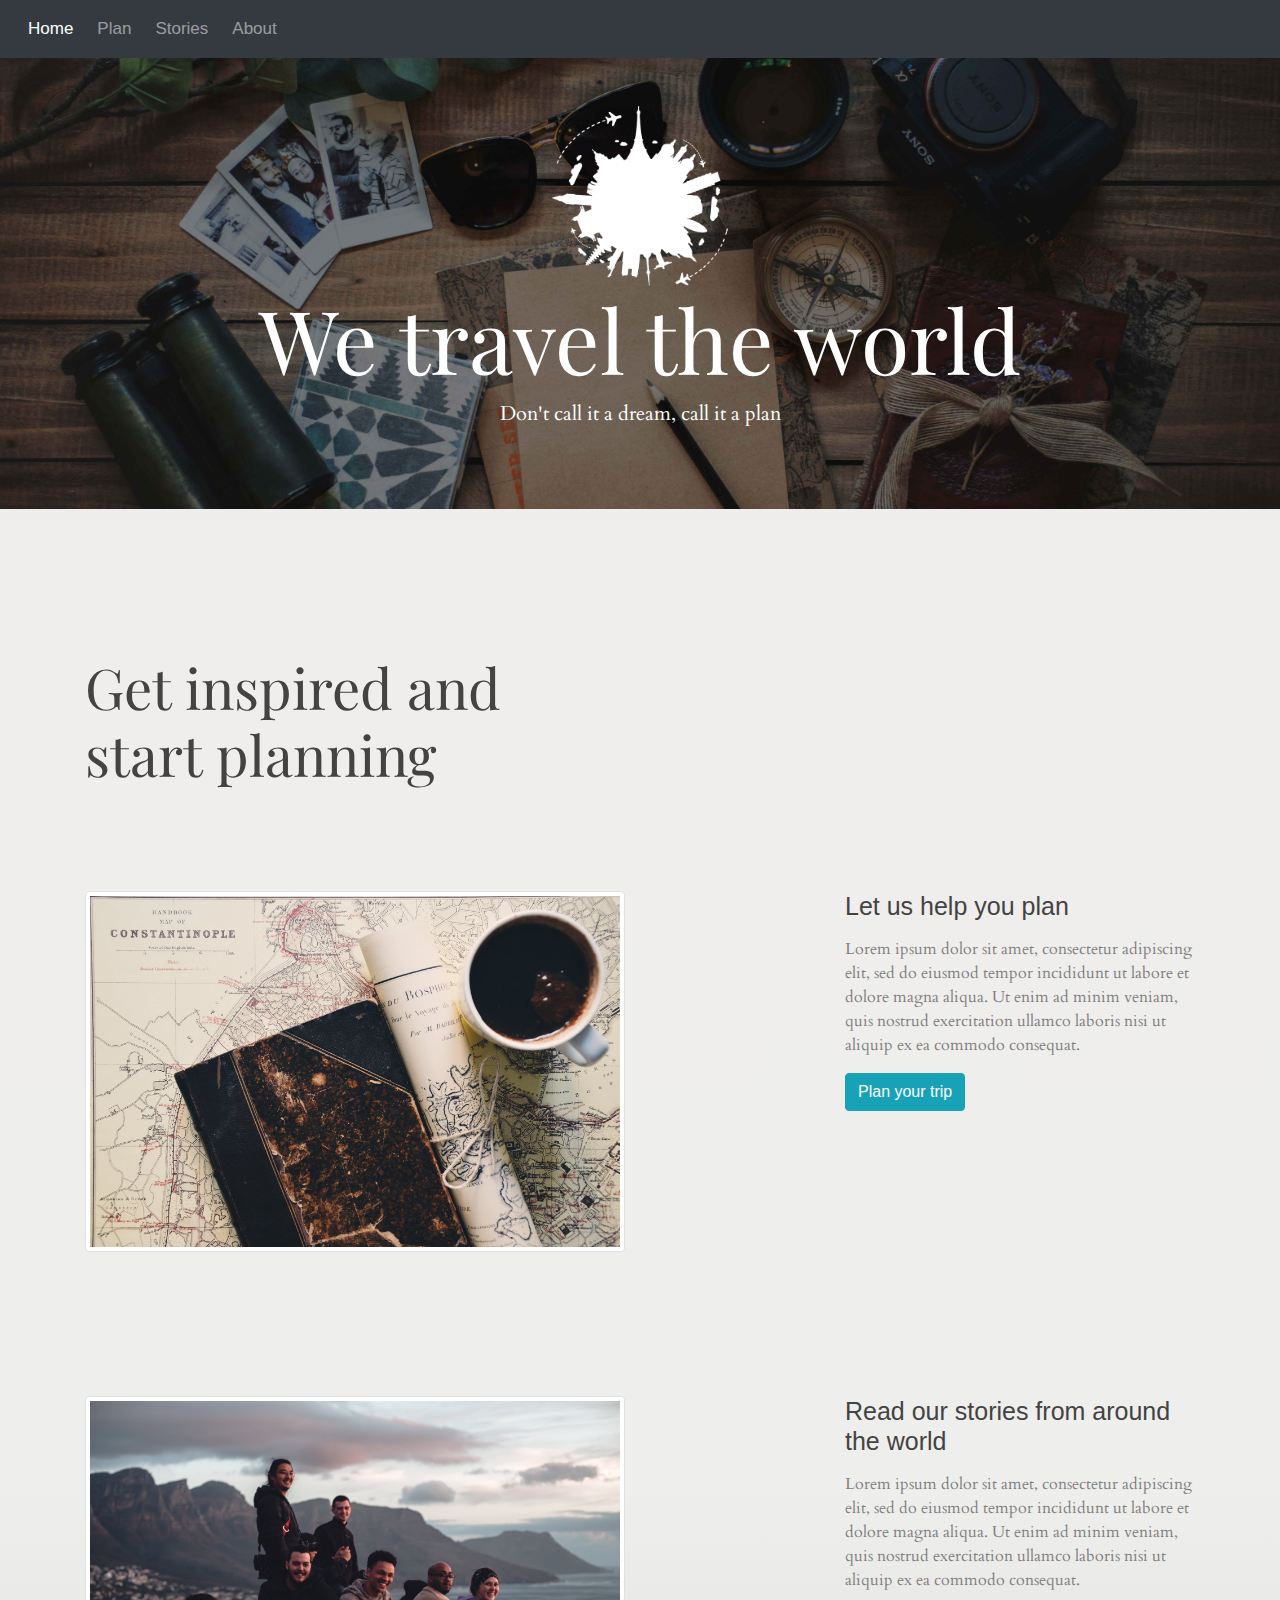
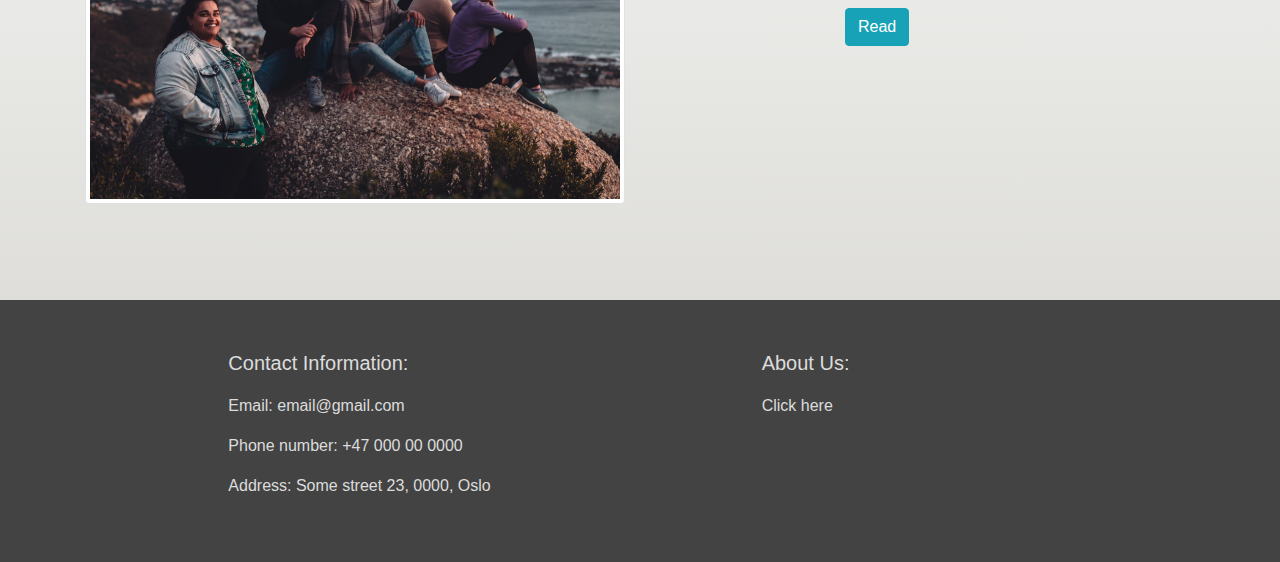
<file: index.html>
<!DOCTYPE html>

<html lang="en">
    <head>
        <link href="https://stackpath.bootstrapcdn.com/bootstrap/4.5.0/css/bootstrap.min.css" rel="stylesheet">
        <link href="styles.css" rel="stylesheet">
        <link href="https://fonts.googleapis.com/css2?family=Playfair+Display:wght@400;800;900&family=Roboto+Slab:wght@100&display=swap" rel="stylesheet">
        <link href="https://fonts.googleapis.com/css2?family=Cardo&display=swap" rel="stylesheet">
        <title>Plan your trip</title>
    </head>
    <body>
        <!--Navbar-->
        <nav class="navbar navbar-expand-lg navbar-dark bg-dark">
            <button class="navbar-toggler" type="button" data-toggle="collapse" data-target="#navbarNav" aria-controls="navbarNav" aria-expanded="false" aria-label="Toggle navigation">
                <span class="navbar-toggler-icon"></span>
            </button>
            <div class="collapse navbar-collapse" id="navbarNav">
                <ul class="navbar-nav mr-auto">
                    <li class="nav-item active mx-1">
                        <a class="nav-link" href="index.html">Home <span class="sr-only">(current)</span></a>
                    </li>
                    <li class="nav-item mx-1">
                        <a class="nav-link" href="/plan.html">Plan</a>
                    </li>
                    <li class="nav-item mx-1">
                        <a class="nav-link" href="/stories.html">Stories</a>
                    </li>
                    <li class="nav-item mx-1">
                        <a class="nav-link" href="/about.html">About</a>
                    </li>
                </ul>
            </div>
        </nav>
        <!--Jumbotrone-->
        <div class="jumbotron text-center pt-5 jumbotron-image" style="background-image: url(images/trav.jpg);">
            <div class="intro">
                <img class="img-fluid" src="/images/tr.png" alt="main">
                <h1 class="display-2">We travel the world</h1>
                <p class="lead">Don't call it a dream, call it a plan</p>
            </div>
        </div>
        <!--Main content-->
        <div class="container">
            <div class="row pt-3 mt-3">
                <div class="col-sm-6">
                    <h5 class=" pt-5 mt-5 display-4">Get inspired and start planning</h5>
                </div>
            </div>
            <div class="row pt-5 mt-5 pb-5 mb-5">
                <div class="col-sm-6">
                <img class="img-thumbnail" src="/images/trip.jpeg" alt="trip">
                </div>
                <div class="col-sm-4 offset-2">
                    <h6>Let us help you plan</h6>
                    <p class="mt-3">Lorem ipsum dolor sit amet, consectetur adipiscing elit, sed do eiusmod tempor incididunt ut labore et dolore magna aliqua. Ut enim ad minim veniam, quis nostrud exercitation ullamco laboris nisi ut aliquip ex ea commodo consequat.</p>
                    <button type="button" class="btn btn-info" id="plan">Plan your trip</button>
                </div>
            </div>
            <div class="row pt-5 mt-5 pb-5 mb-5">
                <div class="col-sm-6">
                <img class="img-thumbnail" src="/images/travel2.jpeg" alt="travel">
                </div>
                <div class="col-sm-4 offset-2">
                    <h6>Read our stories from around the world</h6>
                    <p class="mt-3">Lorem ipsum dolor sit amet, consectetur adipiscing elit, sed do eiusmod tempor incididunt ut labore et dolore magna aliqua. Ut enim ad minim veniam, quis nostrud exercitation ullamco laboris nisi ut aliquip ex ea commodo consequat.</p>
                    <button type="button" class="btn btn-info" id="read">Read</button>
                </div>
            </div>
        </div>
        <!--Footer-->
        <div class="contianer container-fluid" id="footer">
            <footer class="pt-4 pb-5 pt-md-5">
              <div class="row">
                <div class="col-sm-4 offset-sm-2">
                  <p class="contact">Contact Information: </p>
                  <p class="footerText">Email: email@gmail.com</p>
                  <p class="footerText">Phone number: +47 000 00 0000</p>
                  <p class="footerText">Address: Some street 23, 0000, Oslo</p>
                </div>
                <div class="col-sm-5 offset-sm-1">
                  <p class="contact">About Us:</p>
                  <p><a class="footerText" href="about.html">Click here</a></p>
                </div>
             </div>
            </footer>
        </div>
        <script src="main.js"></script>
    </body>
</html>
</file>
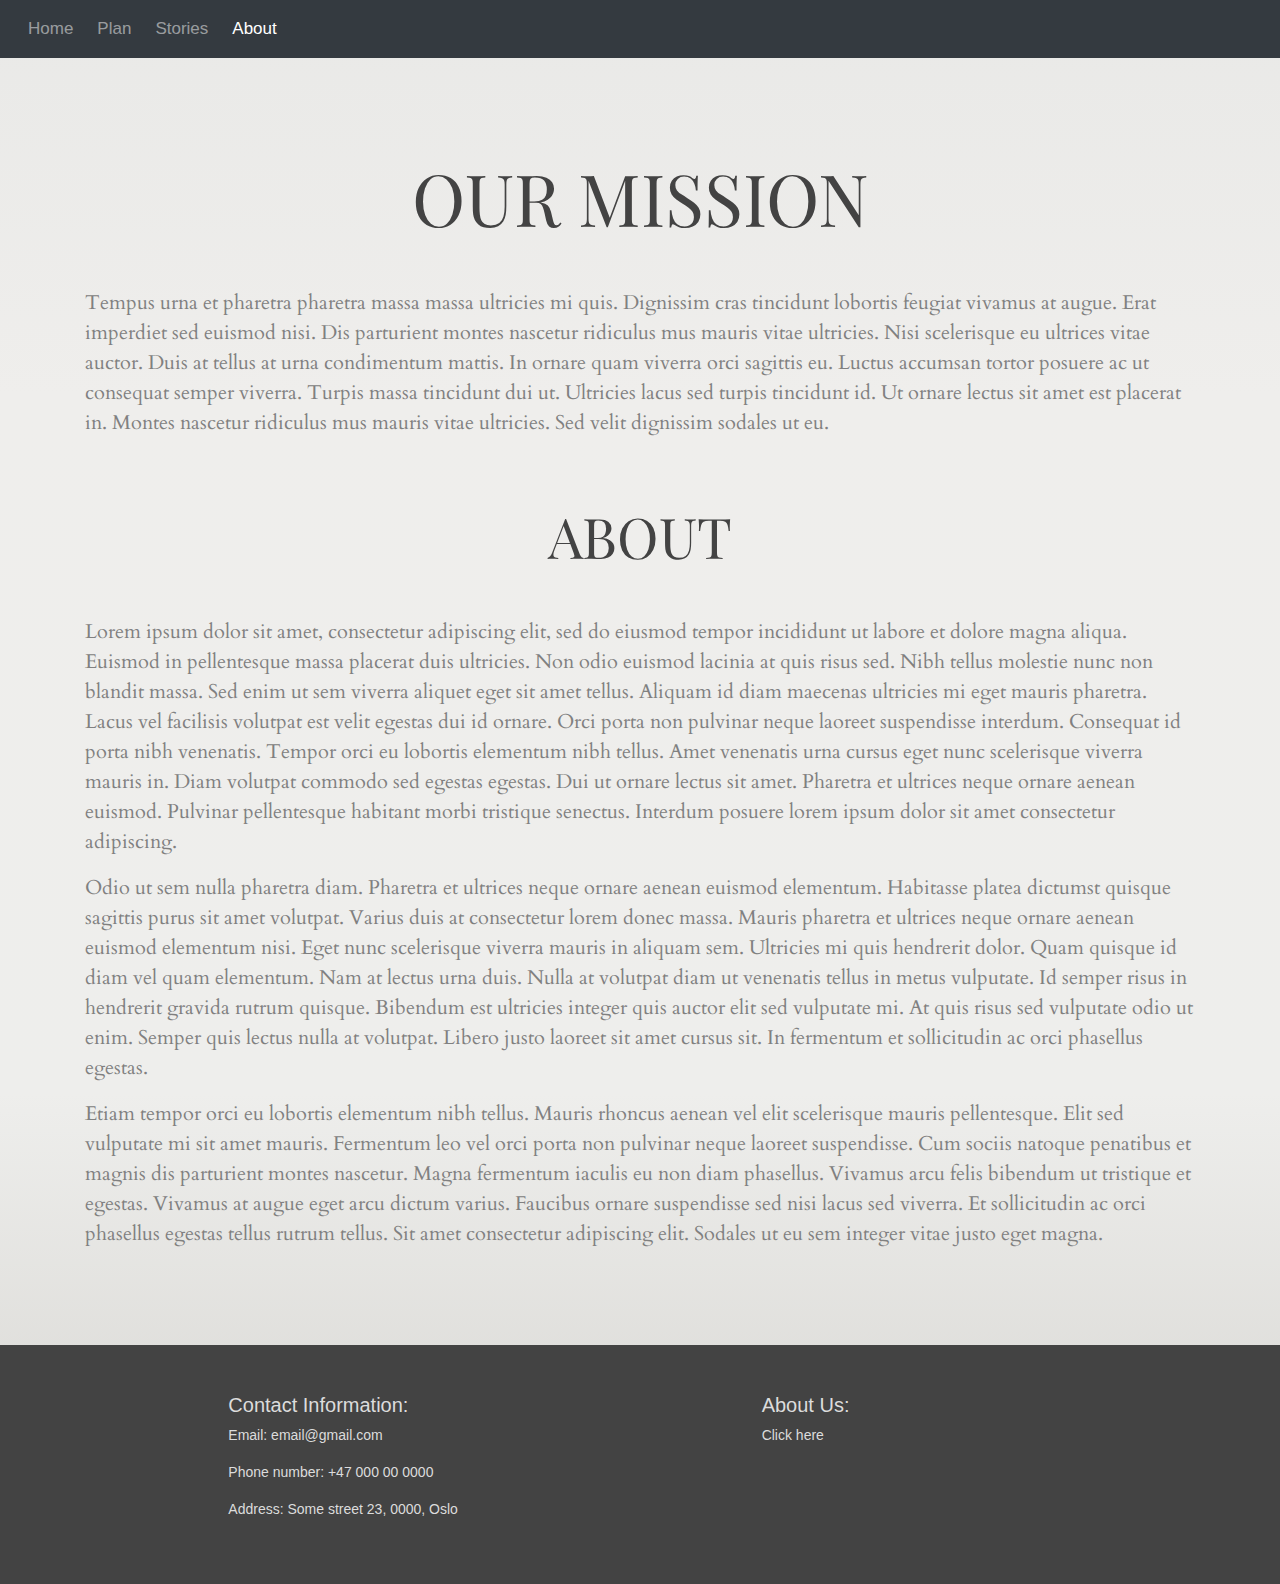
<file: about.html>
<!DOCTYPE html>

<html lang="en">
    <head>
        <link href="https://stackpath.bootstrapcdn.com/bootstrap/4.5.0/css/bootstrap.min.css" rel="stylesheet">
        <link href="about.css" rel="stylesheet">
        <link href="https://fonts.googleapis.com/css2?family=Playfair+Display:wght@400;800;900&family=Roboto+Slab:wght@100&display=swap" rel="stylesheet">
        <link href="https://fonts.googleapis.com/css2?family=Cardo&display=swap" rel="stylesheet">
        <title>Plan your trip</title>
    </head>
    <body>
        <!--Navbar-->
        <nav class="navbar navbar-expand-lg navbar-dark bg-dark">
            <button class="navbar-toggler" type="button" data-toggle="collapse" data-target="#navbarNav" aria-controls="navbarNav" aria-expanded="false" aria-label="Toggle navigation">
                <span class="navbar-toggler-icon"></span>
            </button>
            <div class="collapse navbar-collapse" id="navbarNav">
                <ul class="navbar-nav mr-auto">
                    <li class="nav-item mx-1">
                        <a class="nav-link" href="index.html">Home <span class="sr-only">(current)</span></a>
                    </li>
                    <li class="nav-item mx-1">
                        <a class="nav-link" href="/plan.html">Plan</a>
                    </li>
                    <li class="nav-item mx-1">
                        <a class="nav-link" href="/stories.html">Stories</a>
                    </li>
                    <li class="nav-item active mx-1">
                        <a class="nav-link" href="/about.html">About</a>
                    </li>
                </ul>
            </div>
        </nav>
        <!--Main content-->
        <div class="container">
            <div class = "row">
                <div class="col-sm-12">
                    <h1 class="display-3 pt-5 mt-5">OUR MISSION</h1>
                    <p class="mt-5">Tempus urna et pharetra pharetra massa massa ultricies mi quis. Dignissim cras tincidunt lobortis feugiat vivamus at augue. Erat imperdiet sed euismod nisi. Dis parturient montes nascetur ridiculus mus mauris vitae ultricies. Nisi scelerisque eu ultrices vitae auctor. Duis at tellus at urna condimentum mattis. In ornare quam viverra orci sagittis eu. Luctus accumsan tortor posuere ac ut consequat semper viverra. Turpis massa tincidunt dui ut. Ultricies lacus sed turpis tincidunt id. Ut ornare lectus sit amet est placerat in. Montes nascetur ridiculus mus mauris vitae ultricies. Sed velit dignissim sodales ut eu.</p>
                </div>
            </div>
            <div class="row">
                <div class="col-sm-12">
                    <h2 class="display-4 mt-5"> ABOUT </h2>
                    <p class="mt-5">Lorem ipsum dolor sit amet, consectetur adipiscing elit, sed do eiusmod tempor incididunt ut labore et dolore magna aliqua. Euismod in pellentesque massa placerat duis ultricies. Non odio euismod lacinia at quis risus sed. Nibh tellus molestie nunc non blandit massa. Sed enim ut sem viverra aliquet eget sit amet tellus. Aliquam id diam maecenas ultricies mi eget mauris pharetra. Lacus vel facilisis volutpat est velit egestas dui id ornare. Orci porta non pulvinar neque laoreet suspendisse interdum. Consequat id porta nibh venenatis. Tempor orci eu lobortis elementum nibh tellus. Amet venenatis urna cursus eget nunc scelerisque viverra mauris in. Diam volutpat commodo sed egestas egestas. Dui ut ornare lectus sit amet. Pharetra et ultrices neque ornare aenean euismod. Pulvinar pellentesque habitant morbi tristique senectus. Interdum posuere lorem ipsum dolor sit amet consectetur adipiscing.</p>
                    <p>Odio ut sem nulla pharetra diam. Pharetra et ultrices neque ornare aenean euismod elementum. Habitasse platea dictumst quisque sagittis purus sit amet volutpat. Varius duis at consectetur lorem donec massa. Mauris pharetra et ultrices neque ornare aenean euismod elementum nisi. Eget nunc scelerisque viverra mauris in aliquam sem. Ultricies mi quis hendrerit dolor. Quam quisque id diam vel quam elementum. Nam at lectus urna duis. Nulla at volutpat diam ut venenatis tellus in metus vulputate. Id semper risus in hendrerit gravida rutrum quisque. Bibendum est ultricies integer quis auctor elit sed vulputate mi. At quis risus sed vulputate odio ut enim. Semper quis lectus nulla at volutpat. Libero justo laoreet sit amet cursus sit. In fermentum et sollicitudin ac orci phasellus egestas.</p>
                    <p class="mb-5">Etiam tempor orci eu lobortis elementum nibh tellus. Mauris rhoncus aenean vel elit scelerisque mauris pellentesque. Elit sed vulputate mi sit amet mauris. Fermentum leo vel orci porta non pulvinar neque laoreet suspendisse. Cum sociis natoque penatibus et magnis dis parturient montes nascetur. Magna fermentum iaculis eu non diam phasellus. Vivamus arcu felis bibendum ut tristique et egestas. Vivamus at augue eget arcu dictum varius. Faucibus ornare suspendisse sed nisi lacus sed viverra. Et sollicitudin ac orci phasellus egestas tellus rutrum tellus. Sit amet consectetur adipiscing elit. Sodales ut eu sem integer vitae justo eget magna.</p>
                </div>
            </div>
        </div>
        <!--Footer-->
        <div class="contianer container-fluid mt-5" id="footer">
            <footer class="pt-4 pb-5 pt-md-5">
              <div class="row">
                <div class="col-sm-4 offset-sm-2">
                    <h5>Contact Information: </h5>
                    <p class="footerText">Email: email@gmail.com</p>
                    <p class="footerText">Phone number: +47 000 00 0000</p>
                    <p class="footerText">Address: Some street 23, 0000, Oslo</p>
                </div>
                <div class="col-sm-5 offset-sm-1">
                    <h5>About Us:</h5>
                    <p><a class="footerText" href="/about.html">Click here</a></p>
                </div>
              </div>
            </footer>
        </div>
    </body>
</html>
</file>
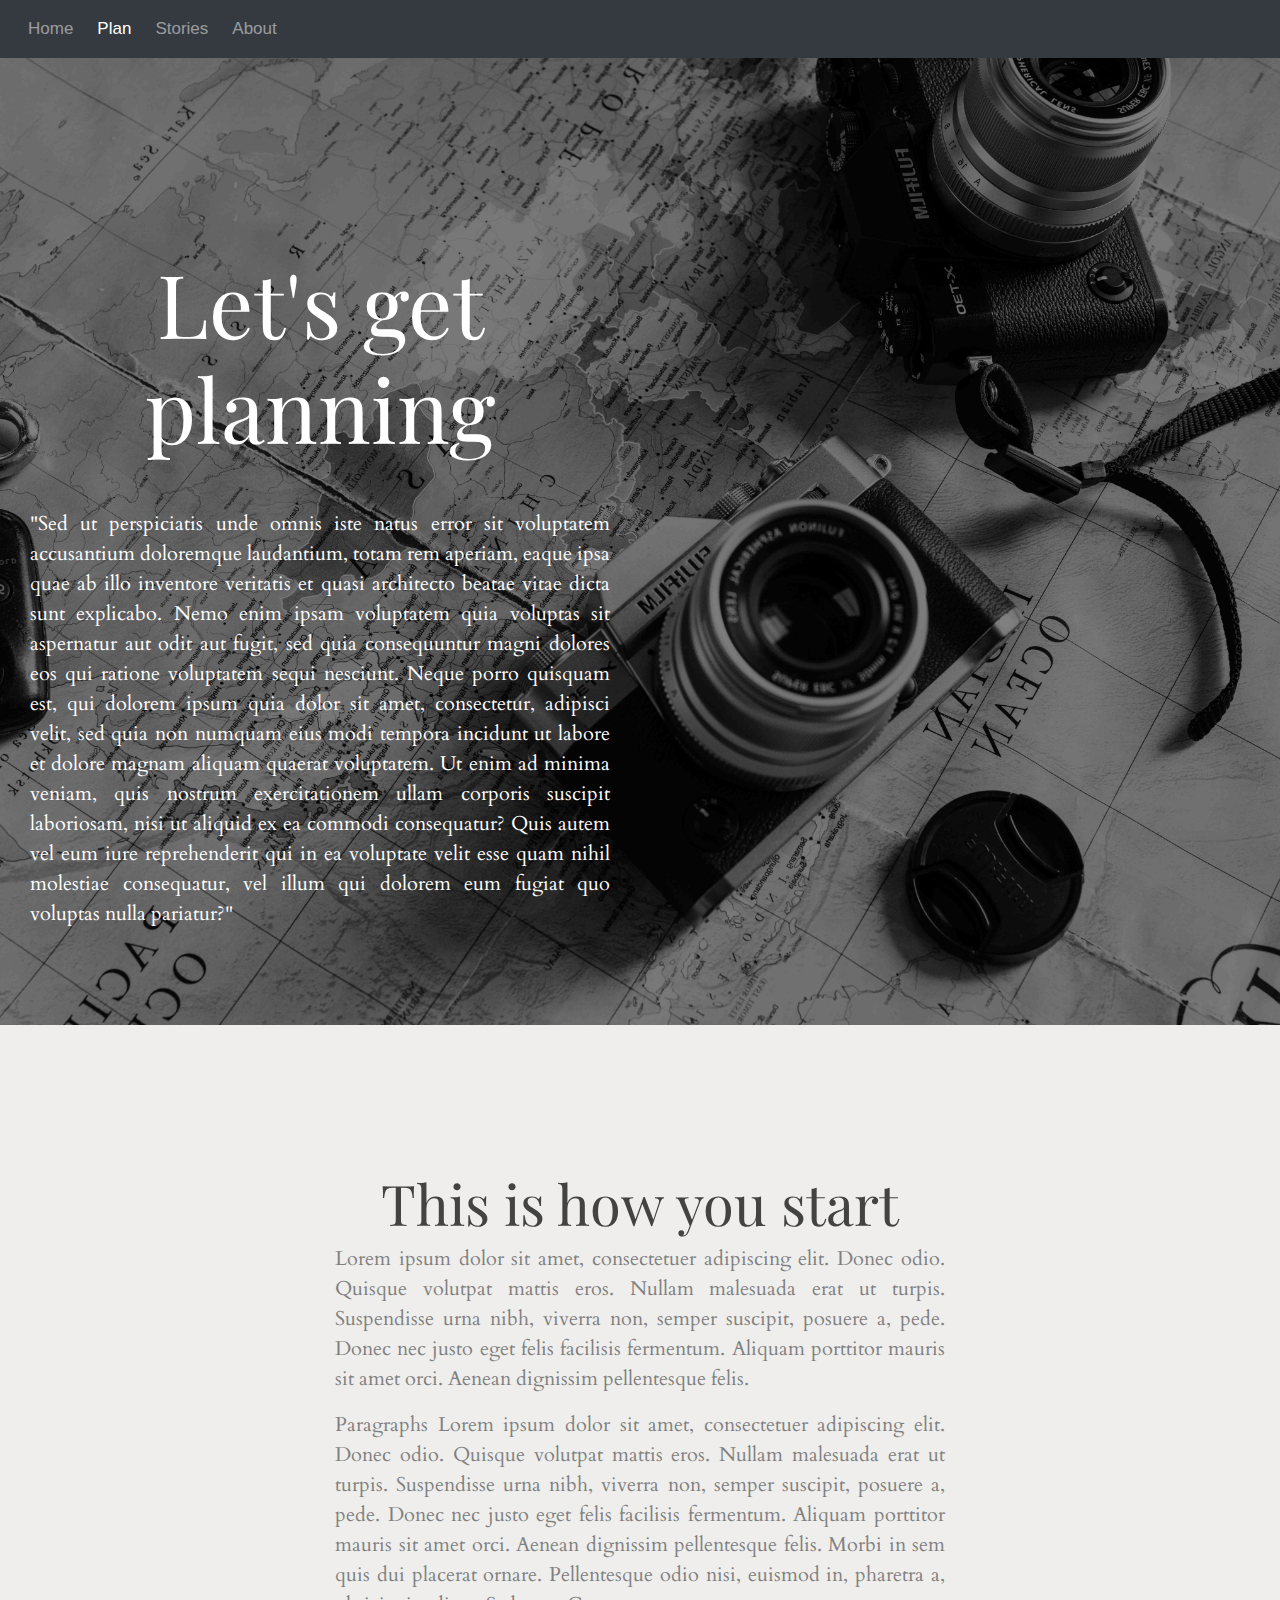
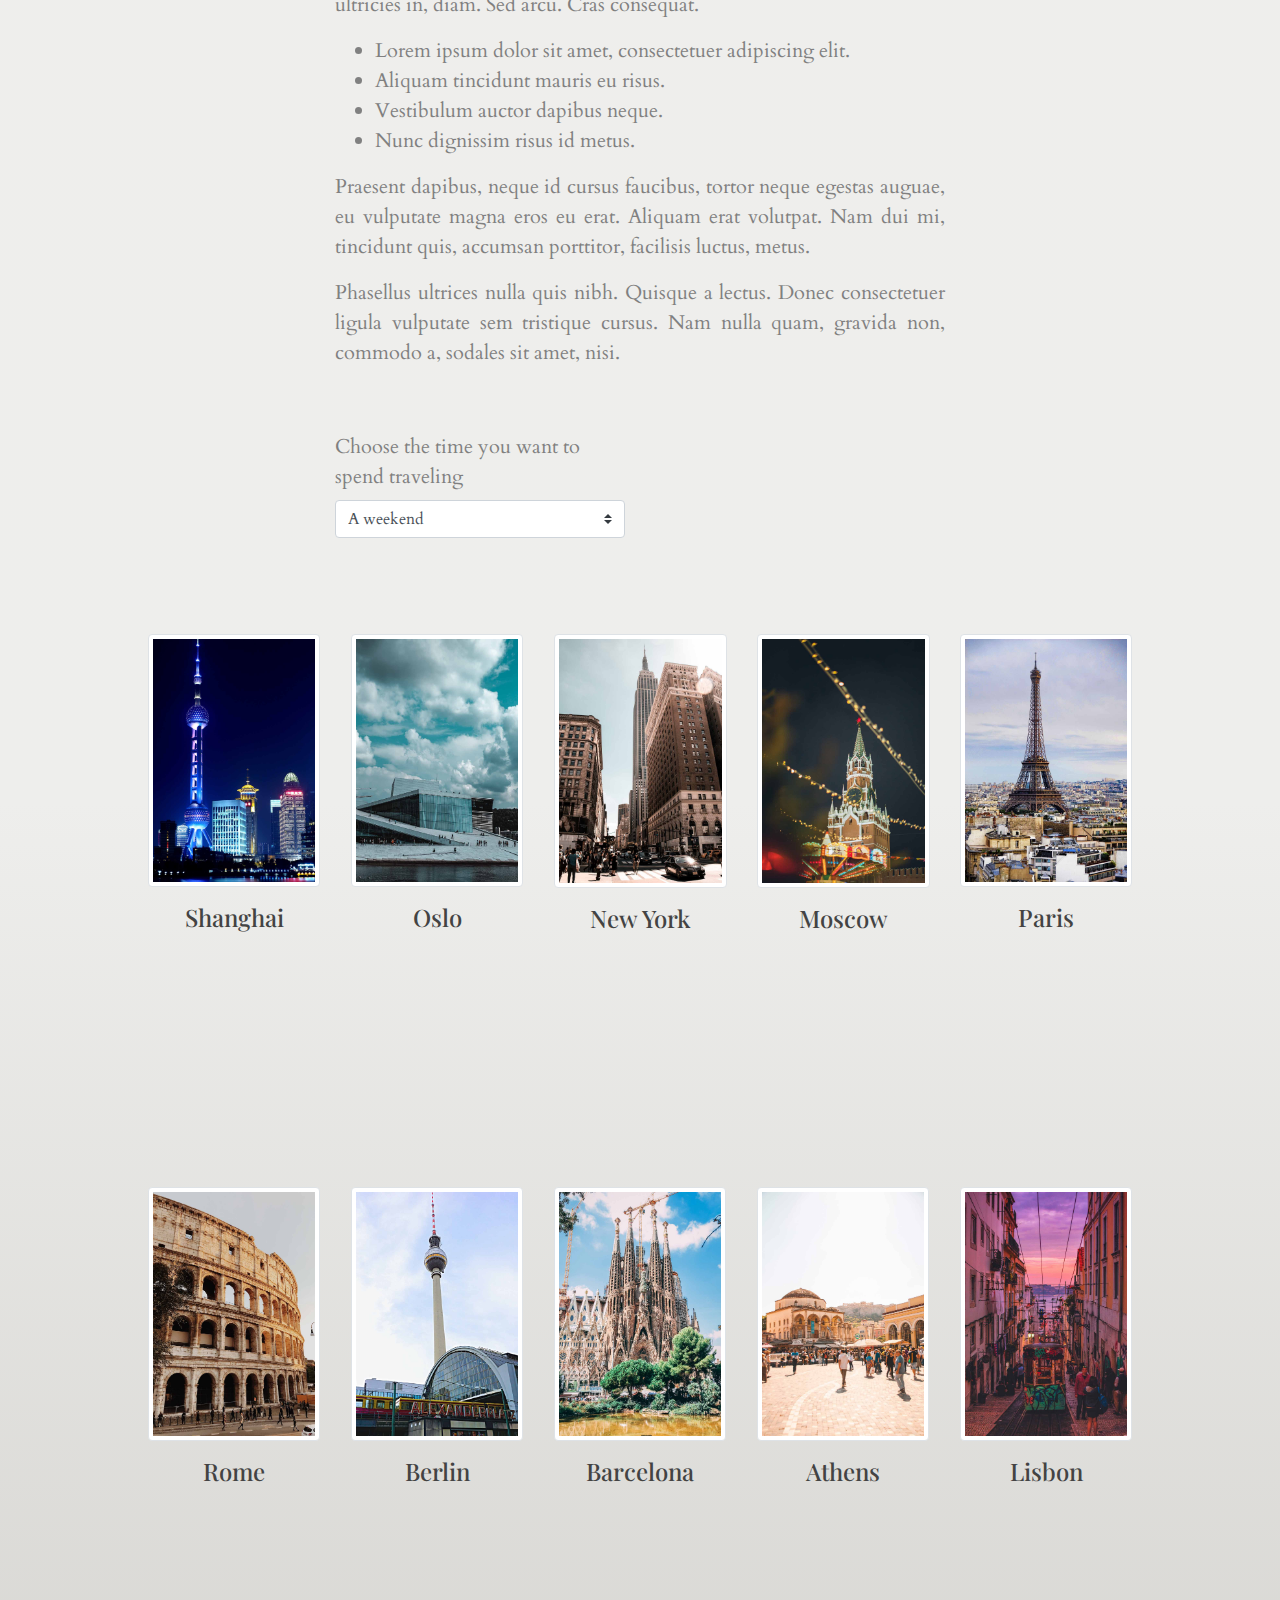
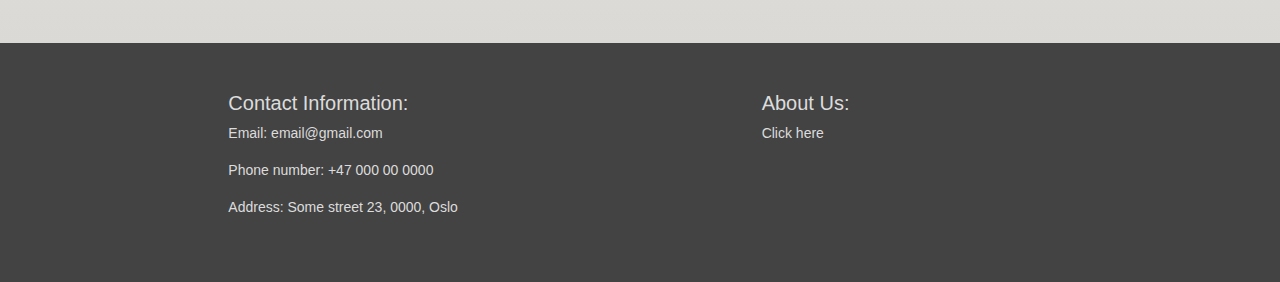
<file: plan.html>
<!DOCTYPE html>

<html lang="en">
    <head>
        <link href="https://stackpath.bootstrapcdn.com/bootstrap/4.5.0/css/bootstrap.min.css" rel="stylesheet">
        <link href="plan.css" rel="stylesheet">
        <link href="https://fonts.googleapis.com/css2?family=Playfair+Display:wght@400;800;900&family=Roboto+Slab:wght@100&display=swap" rel="stylesheet">
        <link href="https://fonts.googleapis.com/css2?family=Cardo&display=swap" rel="stylesheet">
        <title>Plan your trip</title>
    </head>
    <body>
        <!--Navbar-->
        <nav class="navbar navbar-expand-lg navbar-dark bg-dark">
            <button class="navbar-toggler" type="button" data-toggle="collapse" data-target="#navbarNav" aria-controls="navbarNav" aria-expanded="false" aria-label="Toggle navigation">
                <span class="navbar-toggler-icon"></span>
            </button>
            <div class="collapse navbar-collapse" id="navbarNav">
                <ul class="navbar-nav mr-auto">
                    <li class="nav-item mx-1">
                        <a class="nav-link" href="index.html">Home <span class="sr-only">(current)</span></a>
                    </li>
                    <li class="nav-item active mx-1">
                        <a class="nav-link" href="/plan.html">Plan</a>
                    </li>
                    <li class="nav-item mx-1">
                        <a class="nav-link" href="/stories.html">Stories</a>
                    </li>
                    <li class="nav-item mx-1">
                        <a class="nav-link" href="/about.html">About</a>
                    </li>
                </ul>
            </div>
        </nav>
        <!--Top page-->
            <div class="row" id="top">
                <div class="col-sm-6 pt-5 mt-5">
                    <div class="container mt-5 pt-5">
                    <h2 class="display-2"> Let's get planning</h2>
                    <p class="mt-5 mb-5 pb-5" id="lead">"Sed ut perspiciatis unde omnis iste natus error sit voluptatem accusantium doloremque laudantium, totam rem aperiam, eaque ipsa quae ab illo inventore veritatis et quasi architecto beatae vitae dicta sunt explicabo. Nemo enim ipsam voluptatem quia voluptas sit aspernatur aut odit aut fugit, sed quia consequuntur magni dolores eos qui ratione voluptatem sequi nesciunt. Neque porro quisquam est, qui dolorem ipsum quia dolor sit amet, consectetur, adipisci velit, sed quia non numquam eius modi tempora incidunt ut labore et dolore magnam aliquam quaerat voluptatem. Ut enim ad minima veniam, quis nostrum exercitationem ullam corporis suscipit laboriosam, nisi ut aliquid ex ea commodi consequatur? Quis autem vel eum iure reprehenderit qui in ea voluptate velit esse quam nihil molestiae consequatur, vel illum qui dolorem eum fugiat quo voluptas nulla pariatur?"</p>
                    </div>
                </div>
            </div>
            <!--Main content-->
             <div class="container-fluid">
                <div class="row mt-5">
                    <div class="col-sm-6 offset-3 pt-5 mt-5">
                        <h3 class="display-4">This is how you start</h3>
                        <p class="mt-2">Lorem ipsum dolor sit amet, consectetuer adipiscing elit. Donec odio. Quisque volutpat mattis eros. Nullam malesuada erat ut turpis. Suspendisse urna nibh, viverra non, semper suscipit, posuere a, pede.

Donec nec justo eget felis facilisis fermentum. Aliquam porttitor mauris sit amet orci. Aenean dignissim pellentesque felis. </p>
                        <p>Paragraphs
Lorem ipsum dolor sit amet, consectetuer adipiscing elit. Donec odio. Quisque volutpat mattis eros. Nullam malesuada erat ut turpis. Suspendisse urna nibh, viverra non, semper suscipit, posuere a, pede.

Donec nec justo eget felis facilisis fermentum. Aliquam porttitor mauris sit amet orci. Aenean dignissim pellentesque felis.

Morbi in sem quis dui placerat ornare. Pellentesque odio nisi, euismod in, pharetra a, ultricies in, diam. Sed arcu. Cras consequat.</p>
                        <ul>
                            <li>
                            Lorem ipsum dolor sit amet, consectetuer adipiscing elit.
                            </li>
                            <li>
                            Aliquam tincidunt mauris eu risus.
                            </li>
                            <li>
                            Vestibulum auctor dapibus neque.
                            </li>
                            <li>
                            Nunc dignissim risus id metus.
                            </li>
                        </ul>
                        <p>Praesent dapibus, neque id cursus faucibus, tortor neque egestas auguae, eu vulputate magna eros eu erat. Aliquam erat volutpat. Nam dui mi, tincidunt quis, accumsan porttitor, facilisis luctus, metus.</p>
                        <p>
                        Phasellus ultrices nulla quis nibh. Quisque a lectus. Donec consectetuer ligula vulputate sem tristique cursus. Nam nulla quam, gravida non, commodo a, sodales sit amet, nisi.
                        </p>
                    </div>
                </div>
                <!--Form dropdown-->
                <div class="row mt-5">
                <div class="col-sm-3 offset-3">
                    <label class="mr-sm-2" >Choose the time you want to spend traveling</label>
                    <select class="custom-select mr-sm-2" id="form">
                        <option selected value="3">A weekend</option>
                        <option value="7">One week</option>
                        <option value="14">Two weeks</option>
                    </select>
                </div>
            </div>
            <!--Travel options-->
            <div class="row mx-3 pt-5 mt-5 pb-5 mb-5" id="row-1">
                <div class="col-sm-2 offset-1" id="shanghai-col">
                    <img src="/images/shanghai.jpg" class="img-fluid img-thumbnail" id="shanghai-img" alt="shanghai">
                    <h4 class="pt-3"> Shanghai </h4>
                    <button type="button" class="btn btn-light mt-3 mb-5" id="shanghai-btn">See plan</button>
                </div>
                <div class="col-sm-2" id="oslo-col">
                    <img src="/images/oslo.jpg" class="img-fluid img-thumbnail" id="oslo-img" alt="oslo">
                    <h4 class="pt-3"> Oslo </h4>
                    <button type="button" class="btn btn-light mt-3 mb-5 oslo-form" id="oslo-btn">See plan</button>
                </div>
                <div class="col-sm-2" id="ny-col">
                    <img src="/images/ny.jpg" class="img-fluid img-thumbnail" id="new-york-img" alt="ny">
                    <h4 class="pt-3"> New York</h4>
                    <button type="button" class="btn btn-light mt-3 mb-5 new-york-form" id="ny-btn">See plan</button>
                </div>
                <div class="col-sm-2" id="moscow-col">
                    <img src="/images/moscow.jpg" class="img-fluid img-thumbnail" id="moscow-img" alt="moscow">
                    <h4 class="pt-3">Moscow </h4>
                    <button type="button" class="btn btn-light mt-3 mb-5 moscow-form" id="moscow-btn">See plan</button>
                </div>
                <div class="col-sm-2" id="paris-col">
                    <img src="/images/paris.jpg" class="img-fluid img-thumbnail" id="paris-img" alt="paris">
                    <h4 class="pt-3">Paris </h4>
                    <button type="button" class="btn btn-light mt-3 mb-5 paris-form" id="paris-btn">See plan</button>
                </div>
            </div>
            <!--Shanghai 3 days-->
            <div class="row itinerary" id="shanghai-weekend">
                <div class="col-sm-8 pb-5 mb-5 offset-2">
                    <p>Lorem ipsum dolor sit amet, consectetur adipiscing elit, sed do eiusmod tempor incididunt ut labore et dolore magna aliqua. Pellentesque pulvinar pellentesque habitant morbi tristique. Amet justo donec enim diam. Eget egestas purus viverra accumsan. Non nisi est sit amet. Vulputate odio ut enim blandit. Non arcu risus quis varius. Dictumst quisque sagittis purus sit amet volutpat. Nam aliquam sem et tortor consequat. Id diam maecenas ultricies mi eget mauris. Nulla aliquet enim tortor at auctor urna. Consequat semper viverra nam libero justo laoreet. Quis auctor elit sed vulputate mi sit amet. Ornare suspendisse sed nisi lacus sed viverra tellus.</p>
                    <p class="lead-paragraph">This 3-day Shanghai itinerary includes...</p>
                    <p class="lead-paragraph">Day 1</p>
                    <p>Pellentesque massa placerat duis ultricies lacus sed turpis. Nulla facilisi nullam vehicula ipsum a. Augue interdum velit euismod in pellentesque massa placerat duis. Velit egestas dui id ornare arcu. Pellentesque habitant morbi tristique senectus et netus et. Pellentesque eu tincidunt tortor aliquam nulla facilisi cras fermentum. Risus at ultrices mi tempus. Lectus urna duis convallis convallis tellus. Rhoncus dolor purus non enim praesent elementum. Arcu felis bibendum ut tristique et egestas quis ipsum suspendisse. Dui accumsan sit amet nulla. Quis risus sed vulputate odio ut enim blandit volutpat maecenas. Purus semper eget duis at tellus at urna condimentum mattis. Erat velit scelerisque in dictum non consectetur. Sed elementum tempus egestas sed sed risus pretium quam. Vel quam elementum pulvinar etiam. Aliquet sagittis id consectetur purus ut faucibus pulvinar elementum integer.</p>
                    <p class="lead-paragraph">Day 2</p>
                    <p>Viverra ipsum nunc aliquet bibendum enim facilisis. In aliquam sem fringilla ut morbi tincidunt augue interdum. Tellus at urna condimentum mattis pellentesque id nibh. Ut porttitor leo a diam sollicitudin tempor. Venenatis urna cursus eget nunc scelerisque viverra mauris in aliquam. Hendrerit dolor magna eget est lorem. Enim diam vulputate ut pharetra. Luctus venenatis lectus magna fringilla urna porttitor. Duis at consectetur lorem donec. Sed tempus urna et pharetra pharetra. Vel pretium lectus quam id leo. Sagittis eu volutpat odio facilisis mauris sit.</p>
                    <p class="lead-paragraph">Day 3</p>
                    <p>Tincidunt vitae semper quis lectus nulla. Sapien faucibus et molestie ac feugiat sed. In tellus integer feugiat scelerisque varius. In fermentum et sollicitudin ac. In dictum non consectetur a erat nam at lectus urna. Sit amet cursus sit amet dictum sit amet. Habitant morbi tristique senectus et netus et malesuada fames ac. Ac placerat vestibulum lectus mauris ultrices eros in cursus turpis. Quam lacus suspendisse faucibus interdum. Elementum tempus egestas sed sed risus. Aliquet enim tortor at auctor urna nunc id. Feugiat nisl pretium fusce id velit ut tortor pretium. Egestas sed tempus urna et. Elit at imperdiet dui accumsan sit amet nulla facilisi. Sed vulputate mi sit amet mauris commodo quis imperdiet massa. Dignissim suspendisse in est ante in nibh mauris cursus mattis. Integer vitae justo eget magna fermentum iaculis eu non. Faucibus a pellentesque sit amet porttitor.</p>
                </div>
            </div>
            <!--Shanghai 7 days-->
            <div class="row itinerary" id="shanghai-week">
                <div class="col-sm-8 pb-5 mb-5 offset-2">
                    <p>Lorem ipsum dolor sit amet, consectetur adipiscing elit, sed do eiusmod tempor incididunt ut labore et dolore magna aliqua. Pellentesque pulvinar pellentesque habitant morbi tristique. Amet justo donec enim diam. Eget egestas purus viverra accumsan. Non nisi est sit amet. Vulputate odio ut enim blandit. Non arcu risus quis varius. Dictumst quisque sagittis purus sit amet volutpat. Nam aliquam sem et tortor consequat. Id diam maecenas ultricies mi eget mauris. Nulla aliquet enim tortor at auctor urna. Consequat semper viverra nam libero justo laoreet. Quis auctor elit sed vulputate mi sit amet. Ornare suspendisse sed nisi lacus sed viverra tellus.</p>
                    <p class="lead-paragraph">This 7-day Shanghai itinerary includes...</p>
                   <p class="lead-paragraph">Day 1</p>
                    <p>Pellentesque massa placerat duis ultricies lacus sed turpis. Nulla facilisi nullam vehicula ipsum a. Augue interdum velit euismod in pellentesque massa placerat duis. Velit egestas dui id ornare arcu. Pellentesque habitant morbi tristique senectus et netus et. Pellentesque eu tincidunt tortor aliquam nulla facilisi cras fermentum. Risus at ultrices mi tempus. Lectus urna duis convallis convallis tellus. Rhoncus dolor purus non enim praesent elementum. Arcu felis bibendum ut tristique et egestas quis ipsum suspendisse. Dui accumsan sit amet nulla. Quis risus sed vulputate odio ut enim blandit volutpat maecenas. Purus semper eget duis at tellus at urna condimentum mattis. Erat velit scelerisque in dictum non consectetur. Sed elementum tempus egestas sed sed risus pretium quam. Vel quam elementum pulvinar etiam. Aliquet sagittis id consectetur purus ut faucibus pulvinar elementum integer.</p>
                    <p class="lead-paragraph">Day 2</p>
                    <p>Viverra ipsum nunc aliquet bibendum enim facilisis. In aliquam sem fringilla ut morbi tincidunt augue interdum. Tellus at urna condimentum mattis pellentesque id nibh. Ut porttitor leo a diam sollicitudin tempor. Venenatis urna cursus eget nunc scelerisque viverra mauris in aliquam. Hendrerit dolor magna eget est lorem. Enim diam vulputate ut pharetra. Luctus venenatis lectus magna fringilla urna porttitor. Duis at consectetur lorem donec. Sed tempus urna et pharetra pharetra. Vel pretium lectus quam id leo. Sagittis eu volutpat odio facilisis mauris sit.</p>
                    <p class="lead-paragraph">Day 3</p>
                    <p>Tincidunt vitae semper quis lectus nulla. Sapien faucibus et molestie ac feugiat sed. In tellus integer feugiat scelerisque varius. In fermentum et sollicitudin ac. In dictum non consectetur a erat nam at lectus urna. Sit amet cursus sit amet dictum sit amet. Habitant morbi tristique senectus et netus et malesuada fames ac. Ac placerat vestibulum lectus mauris ultrices eros in cursus turpis. Quam lacus suspendisse faucibus interdum. Elementum tempus egestas sed sed risus. Aliquet enim tortor at auctor urna nunc id. Feugiat nisl pretium fusce id velit ut tortor pretium. Egestas sed tempus urna et. Elit at imperdiet dui accumsan sit amet nulla facilisi. Sed vulputate mi sit amet mauris commodo quis imperdiet massa. Dignissim suspendisse in est ante in nibh mauris cursus mattis. Integer vitae justo eget magna fermentum iaculis eu non. Faucibus a pellentesque sit amet porttitor.</p>
                    <p class="lead-paragraph">Day 4</p>
                    <p>Pretium fusce id velit ut tortor. Mattis enim ut tellus elementum sagittis vitae. Sit amet nisl purus in. Dui accumsan sit amet nulla facilisi morbi tempus iaculis. Sollicitudin nibh sit amet commodo nulla facilisi nullam vehicula ipsum. Turpis egestas sed tempus urna et. Turpis tincidunt id aliquet risus feugiat in ante metus. Magna eget est lorem ipsum dolor sit amet. Nunc id cursus metus aliquam. Mattis pellentesque id nibh tortor id aliquet lectus proin nibh. Ultrices tincidunt arcu non sodales. Nulla pharetra diam sit amet nisl suscipit adipiscing bibendum. Sed egestas egestas fringilla phasellus. Sed viverra ipsum nunc aliquet bibendum. Fermentum posuere urna nec tincidunt praesent semper feugiat. Placerat duis ultricies lacus sed. Sagittis nisl rhoncus mattis rhoncus urna neque viverra justo. Orci sagittis eu volutpat odio facilisis. Magna ac placerat vestibulum lectus mauris. Viverra ipsum nunc aliquet bibendum enim facilisis gravida.</p>
                    <p class="lead-paragraph">Day 5</p>
                    <p>Libero justo laoreet sit amet cursus. Sollicitudin aliquam ultrices sagittis orci a. Dignissim suspendisse in est ante in nibh. Sapien pellentesque habitant morbi tristique senectus. Amet venenatis urna cursus eget. Etiam sit amet nisl purus in mollis nunc. Diam sollicitudin tempor id eu nisl nunc mi. Adipiscing enim eu turpis egestas pretium aenean. Nunc faucibus a pellentesque sit amet porttitor eget dolor morbi. Integer quis auctor elit sed vulputate mi sit. Pellentesque id nibh tortor id aliquet lectus proin nibh.</p>
                    <p class="lead-paragraph">Day 6</p>
                    <p>Dolor sit amet consectetur adipiscing. Pretium fusce id velit ut tortor pretium viverra. Laoreet id donec ultrices tincidunt arcu non sodales neque sodales. Faucibus pulvinar elementum integer enim neque volutpat ac. Eget arcu dictum varius duis at consectetur lorem donec. Ut placerat orci nulla pellentesque dignissim enim. Cras sed felis eget velit aliquet sagittis id consectetur. Nisl condimentum id venenatis a condimentum vitae sapien pellentesque habitant. Amet mauris commodo quis imperdiet massa tincidunt nunc pulvinar. Pharetra vel turpis nunc eget lorem dolor sed viverra. Ipsum consequat nisl vel pretium lectus quam id leo in. In cursus turpis massa tincidunt. Ac turpis egestas sed tempus. Curabitur vitae nunc sed velit dignissim sodales ut eu. Vulputate sapien nec sagittis aliquam. Cursus metus aliquam eleifend mi in nulla posuere. Facilisis mauris sit amet massa vitae tortor condimentum lacinia quis. Tempor commodo ullamcorper a lacus vestibulum sed arcu non. Purus viverra accumsan in nisl nisi scelerisque eu ultrices.</p>
                    <p class="lead-paragraph">Day 7</p>
                    <p>Eu volutpat odio facilisis mauris sit amet massa vitae. Turpis in eu mi bibendum neque. Viverra accumsan in nisl nisi scelerisque eu ultrices vitae auctor. Tellus in metus vulputate eu scelerisque felis imperdiet proin fermentum. Praesent semper feugiat nibh sed pulvinar proin. Quis commodo odio aenean sed adipiscing diam donec. Curabitur vitae nunc sed velit dignissim sodales ut. Velit dignissim sodales ut eu. At auctor urna nunc id cursus metus. Commodo viverra maecenas accumsan lacus vel facilisis.</p>
                    <p class="lead-paragraph">Let’s Recap</p>
                    <p>Dignissim convallis aenean et tortor at risus viverra adipiscing at. Elementum pulvinar etiam non quam lacus suspendisse faucibus. Aliquam purus sit amet luctus venenatis. Purus semper eget duis at tellus at urna. Semper viverra nam libero justo laoreet sit amet. Dictumst vestibulum rhoncus est pellentesque elit ullamcorper dignissim cras tincidunt. Tincidunt dui ut ornare lectus. Vulputate enim nulla aliquet porttitor lacus luctus accumsan tortor. Eget mi proin sed libero enim sed faucibus. Fermentum iaculis eu non diam phasellus vestibulum lorem. Proin fermentum leo vel orci.</p>
                </div>
            </div>
            <!--Shanghai 14 days-->
            <div class="row itinerary" id="shanghai-twoweeks">
                <div class="col-sm-8 pb-5 mb-5 offset-2">
                   <p>Lorem ipsum dolor sit amet, consectetur adipiscing elit, sed do eiusmod tempor incididunt ut labore et dolore magna aliqua. Pellentesque pulvinar pellentesque habitant morbi tristique. Amet justo donec enim diam. Eget egestas purus viverra accumsan. Non nisi est sit amet. Vulputate odio ut enim blandit. Non arcu risus quis varius. Dictumst quisque sagittis purus sit amet volutpat. Nam aliquam sem et tortor consequat. Id diam maecenas ultricies mi eget mauris. Nulla aliquet enim tortor at auctor urna. Consequat semper viverra nam libero justo laoreet. Quis auctor elit sed vulputate mi sit amet. Ornare suspendisse sed nisi lacus sed viverra tellus.</p>
                    <p class="lead-paragraph">This 14-day Shanghai itinerary includes...</p>
                   <p class="lead-paragraph">Day 1</p>
                    <p>Pellentesque massa placerat duis ultricies lacus sed turpis. Nulla facilisi nullam vehicula ipsum a. Augue interdum velit euismod in pellentesque massa placerat duis. Velit egestas dui id ornare arcu. Pellentesque habitant morbi tristique senectus et netus et. Pellentesque eu tincidunt tortor aliquam nulla facilisi cras fermentum. Risus at ultrices mi tempus. Lectus urna duis convallis convallis tellus. Rhoncus dolor purus non enim praesent elementum. Arcu felis bibendum ut tristique et egestas quis ipsum suspendisse. Dui accumsan sit amet nulla. Quis risus sed vulputate odio ut enim blandit volutpat maecenas. Purus semper eget duis at tellus at urna condimentum mattis. Erat velit scelerisque in dictum non consectetur. Sed elementum tempus egestas sed sed risus pretium quam. Vel quam elementum pulvinar etiam. Aliquet sagittis id consectetur purus ut faucibus pulvinar elementum integer.</p>
                    <p class="lead-paragraph">Day 2</p>
                    <p>Viverra ipsum nunc aliquet bibendum enim facilisis. In aliquam sem fringilla ut morbi tincidunt augue interdum. Tellus at urna condimentum mattis pellentesque id nibh. Ut porttitor leo a diam sollicitudin tempor. Venenatis urna cursus eget nunc scelerisque viverra mauris in aliquam. Hendrerit dolor magna eget est lorem. Enim diam vulputate ut pharetra. Luctus venenatis lectus magna fringilla urna porttitor. Duis at consectetur lorem donec. Sed tempus urna et pharetra pharetra. Vel pretium lectus quam id leo. Sagittis eu volutpat odio facilisis mauris sit.</p>
                    <p class="lead-paragraph">Day 3</p>
                    <p>Tincidunt vitae semper quis lectus nulla. Sapien faucibus et molestie ac feugiat sed. In tellus integer feugiat scelerisque varius. In fermentum et sollicitudin ac. In dictum non consectetur a erat nam at lectus urna. Sit amet cursus sit amet dictum sit amet. Habitant morbi tristique senectus et netus et malesuada fames ac. Ac placerat vestibulum lectus mauris ultrices eros in cursus turpis. Quam lacus suspendisse faucibus interdum. Elementum tempus egestas sed sed risus. Aliquet enim tortor at auctor urna nunc id. Feugiat nisl pretium fusce id velit ut tortor pretium. Egestas sed tempus urna et. Elit at imperdiet dui accumsan sit amet nulla facilisi. Sed vulputate mi sit amet mauris commodo quis imperdiet massa. Dignissim suspendisse in est ante in nibh mauris cursus mattis. Integer vitae justo eget magna fermentum iaculis eu non. Faucibus a pellentesque sit amet porttitor.</p>
                    <p class="lead-paragraph">Day 4</p>
                    <p>Pretium fusce id velit ut tortor. Mattis enim ut tellus elementum sagittis vitae. Sit amet nisl purus in. Dui accumsan sit amet nulla facilisi morbi tempus iaculis. Sollicitudin nibh sit amet commodo nulla facilisi nullam vehicula ipsum. Turpis egestas sed tempus urna et. Turpis tincidunt id aliquet risus feugiat in ante metus. Magna eget est lorem ipsum dolor sit amet. Nunc id cursus metus aliquam. Mattis pellentesque id nibh tortor id aliquet lectus proin nibh. Ultrices tincidunt arcu non sodales. Nulla pharetra diam sit amet nisl suscipit adipiscing bibendum. Sed egestas egestas fringilla phasellus. Sed viverra ipsum nunc aliquet bibendum. Fermentum posuere urna nec tincidunt praesent semper feugiat. Placerat duis ultricies lacus sed. Sagittis nisl rhoncus mattis rhoncus urna neque viverra justo. Orci sagittis eu volutpat odio facilisis. Magna ac placerat vestibulum lectus mauris. Viverra ipsum nunc aliquet bibendum enim facilisis gravida.</p>
                    <p class="lead-paragraph">Day 5</p>
                    <p>Libero justo laoreet sit amet cursus. Sollicitudin aliquam ultrices sagittis orci a. Dignissim suspendisse in est ante in nibh. Sapien pellentesque habitant morbi tristique senectus. Amet venenatis urna cursus eget. Etiam sit amet nisl purus in mollis nunc. Diam sollicitudin tempor id eu nisl nunc mi. Adipiscing enim eu turpis egestas pretium aenean. Nunc faucibus a pellentesque sit amet porttitor eget dolor morbi. Integer quis auctor elit sed vulputate mi sit. Pellentesque id nibh tortor id aliquet lectus proin nibh.</p>
                    <p class="lead-paragraph">Day 6</p>
                    <p>Dolor sit amet consectetur adipiscing. Pretium fusce id velit ut tortor pretium viverra. Laoreet id donec ultrices tincidunt arcu non sodales neque sodales. Faucibus pulvinar elementum integer enim neque volutpat ac. Eget arcu dictum varius duis at consectetur lorem donec. Ut placerat orci nulla pellentesque dignissim enim. Cras sed felis eget velit aliquet sagittis id consectetur. Nisl condimentum id venenatis a condimentum vitae sapien pellentesque habitant. Amet mauris commodo quis imperdiet massa tincidunt nunc pulvinar. Pharetra vel turpis nunc eget lorem dolor sed viverra. Ipsum consequat nisl vel pretium lectus quam id leo in. In cursus turpis massa tincidunt. Ac turpis egestas sed tempus. Curabitur vitae nunc sed velit dignissim sodales ut eu. Vulputate sapien nec sagittis aliquam. Cursus metus aliquam eleifend mi in nulla posuere. Facilisis mauris sit amet massa vitae tortor condimentum lacinia quis. Tempor commodo ullamcorper a lacus vestibulum sed arcu non. Purus viverra accumsan in nisl nisi scelerisque eu ultrices.</p>
                    <p class="lead-paragraph">Day 7</p>
                    <p>Eu volutpat odio facilisis mauris sit amet massa vitae. Turpis in eu mi bibendum neque. Viverra accumsan in nisl nisi scelerisque eu ultrices vitae auctor. Tellus in metus vulputate eu scelerisque felis imperdiet proin fermentum. Praesent semper feugiat nibh sed pulvinar proin. Quis commodo odio aenean sed adipiscing diam donec. Curabitur vitae nunc sed velit dignissim sodales ut. Velit dignissim sodales ut eu. At auctor urna nunc id cursus metus. Commodo viverra maecenas accumsan lacus vel facilisis.</p>
                    <p class="lead-paragraph">Day 8</p>
                    <p>Enim neque volutpat ac tincidunt vitae semper quis. Pellentesque habitant morbi tristique senectus et netus et malesuada fames. Sit amet volutpat consequat mauris nunc. Eu volutpat odio facilisis mauris sit amet massa. Gravida quis blandit turpis cursus in hac habitasse. Aliquam purus sit amet luctus venenatis lectus magna. Nulla porttitor massa id neque aliquam vestibulum. Eget duis at tellus at urna. Molestie at elementum eu facilisis. Enim eu turpis egestas pretium aenean pharetra magna. Sit amet luctus venenatis lectus. Pretium viverra suspendisse potenti nullam ac tortor. Enim nec dui nunc mattis enim ut tellus. Mauris a diam maecenas sed enim ut sem viverra aliquet.</p>
                    <p class="lead-paragraph">Day 9</p>
                    <p>Nullam vehicula ipsum a arcu cursus vitae congue mauris. Congue mauris rhoncus aenean vel elit scelerisque. Curabitur vitae nunc sed velit dignissim sodales ut. Metus vulputate eu scelerisque felis imperdiet proin fermentum leo. Sed velit dignissim sodales ut eu sem. Pulvinar neque laoreet suspendisse interdum consectetur libero id. Blandit cursus risus at ultrices mi. Neque volutpat ac tincidunt vitae semper quis lectus nulla. Dignissim suspendisse in est ante in nibh mauris cursus. Id diam vel quam elementum pulvinar etiam non. Diam sollicitudin tempor id eu. Vulputate odio ut enim blandit volutpat. Vel risus commodo viverra maecenas accumsan lacus vel. Tincidunt dui ut ornare lectus sit amet est placerat.</p>
                    <p class="lead-paragraph">Day 10</p>
                    <p>Faucibus interdum posuere lorem ipsum dolor. Velit scelerisque in dictum non consectetur a erat. Neque egestas congue quisque egestas diam in arcu cursus. Lacus viverra vitae congue eu. In massa tempor nec feugiat nisl pretium fusce. Orci porta non pulvinar neque laoreet suspendisse interdum. Tristique nulla aliquet enim tortor at. Tristique sollicitudin nibh sit amet commodo nulla. Turpis tincidunt id aliquet risus feugiat in ante metus dictum. Vel orci porta non pulvinar neque laoreet suspendisse.</p>
                    <p class="lead-paragraph">Day 11</p>
                    <p>Diam ut venenatis tellus in metus vulputate. Feugiat scelerisque varius morbi enim nunc faucibus a pellentesque sit. Lectus proin nibh nisl condimentum id venenatis. Amet volutpat consequat mauris nunc. Ornare arcu odio ut sem nulla pharetra. Justo donec enim diam vulputate. Molestie at elementum eu facilisis sed odio. Enim tortor at auctor urna nunc. Tempor orci eu lobortis elementum nibh tellus molestie nunc non. Nibh venenatis cras sed felis. Id porta nibh venenatis cras sed felis. Ut sem viverra aliquet eget sit amet tellus cras adipiscing. Turpis tincidunt id aliquet risus. Augue interdum velit euismod in pellentesque. Massa tempor nec feugiat nisl pretium fusce id velit ut. Imperdiet dui accumsan sit amet nulla facilisi. Massa massa ultricies mi quis hendrerit dolor magna. Et egestas quis ipsum suspendisse ultrices. Commodo nulla facilisi nullam vehicula ipsum.</p>
                    <p class="lead-paragraph">Day 12</p>
                    <p>Lorem ipsum dolor sit amet. Amet porttitor eget dolor morbi non. Augue mauris augue neque gravida. Donec pretium vulputate sapien nec sagittis aliquam. Eget velit aliquet sagittis id consectetur. Scelerisque felis imperdiet proin fermentum leo vel. Feugiat in ante metus dictum at tempor commodo. Ipsum consequat nisl vel pretium lectus quam. Risus in hendrerit gravida rutrum quisque non tellus orci. Placerat duis ultricies lacus sed turpis.</p>
                    <p class="lead-paragraph">Day 13</p>
                    <p>Eget est lorem ipsum dolor sit amet consectetur adipiscing elit. Aliquet bibendum enim facilisis gravida neque convallis. Turpis cursus in hac habitasse platea dictumst quisque sagittis. Phasellus faucibus scelerisque eleifend donec. Eget nunc scelerisque viverra mauris in. Urna neque viverra justo nec ultrices dui sapien eget mi. Lobortis scelerisque fermentum dui faucibus in ornare quam viverra. In nulla posuere sollicitudin aliquam ultrices sagittis. Neque vitae tempus quam pellentesque nec nam aliquam. Feugiat sed lectus vestibulum mattis ullamcorper velit sed. Porttitor lacus luctus accumsan tortor posuere.</p>
                    <p class="lead-paragraph">Day 14</p>
                    <p>Tempus urna et pharetra pharetra massa massa ultricies mi quis. Dignissim cras tincidunt lobortis feugiat vivamus at augue. Erat imperdiet sed euismod nisi. Dis parturient montes nascetur ridiculus mus mauris vitae ultricies. Nisi scelerisque eu ultrices vitae auctor. Duis at tellus at urna condimentum mattis. In ornare quam viverra orci sagittis eu. Luctus accumsan tortor posuere ac ut consequat semper viverra. Turpis massa tincidunt dui ut. Ultricies lacus sed turpis tincidunt id. Ut ornare lectus sit amet est placerat in. Montes nascetur ridiculus mus mauris vitae ultricies. Sed velit dignissim sodales ut eu.</p>
                    <p class="lead-paragraph">Let’s Recap</p>
                    <p>Dignissim convallis aenean et tortor at risus viverra adipiscing at. Elementum pulvinar etiam non quam lacus suspendisse faucibus. Aliquam purus sit amet luctus venenatis. Purus semper eget duis at tellus at urna. Semper viverra nam libero justo laoreet sit amet. Dictumst vestibulum rhoncus est pellentesque elit ullamcorper dignissim cras tincidunt. Tincidunt dui ut ornare lectus. Vulputate enim nulla aliquet porttitor lacus luctus accumsan tortor. Eget mi proin sed libero enim sed faucibus. Fermentum iaculis eu non diam phasellus vestibulum lorem. Proin fermentum leo vel orci.</p>
                </div>
            </div>
            <!--Oslo 3 days-->
            <div class="row itinerary" id="oslo-weekend">
                <div class="col-sm-8 pb-5 mb-5 offset-2">
                    <p>Lorem ipsum dolor sit amet, consectetur adipiscing elit, sed do eiusmod tempor incididunt ut labore et dolore magna aliqua. Pellentesque pulvinar pellentesque habitant morbi tristique. Amet justo donec enim diam. Eget egestas purus viverra accumsan. Non nisi est sit amet. Vulputate odio ut enim blandit. Non arcu risus quis varius. Dictumst quisque sagittis purus sit amet volutpat. Nam aliquam sem et tortor consequat. Id diam maecenas ultricies mi eget mauris. Nulla aliquet enim tortor at auctor urna. Consequat semper viverra nam libero justo laoreet. Quis auctor elit sed vulputate mi sit amet. Ornare suspendisse sed nisi lacus sed viverra tellus.</p>
                    <p class="lead-paragraph">This 3-day Oslo itinerary includes...</p>
                    <p class="lead-paragraph">Day 1</p>
                    <p>Pellentesque massa placerat duis ultricies lacus sed turpis. Nulla facilisi nullam vehicula ipsum a. Augue interdum velit euismod in pellentesque massa placerat duis. Velit egestas dui id ornare arcu. Pellentesque habitant morbi tristique senectus et netus et. Pellentesque eu tincidunt tortor aliquam nulla facilisi cras fermentum. Risus at ultrices mi tempus. Lectus urna duis convallis convallis tellus. Rhoncus dolor purus non enim praesent elementum. Arcu felis bibendum ut tristique et egestas quis ipsum suspendisse. Dui accumsan sit amet nulla. Quis risus sed vulputate odio ut enim blandit volutpat maecenas. Purus semper eget duis at tellus at urna condimentum mattis. Erat velit scelerisque in dictum non consectetur. Sed elementum tempus egestas sed sed risus pretium quam. Vel quam elementum pulvinar etiam. Aliquet sagittis id consectetur purus ut faucibus pulvinar elementum integer.</p>
                    <p class="lead-paragraph">Day 2</p>
                    <p>Viverra ipsum nunc aliquet bibendum enim facilisis. In aliquam sem fringilla ut morbi tincidunt augue interdum. Tellus at urna condimentum mattis pellentesque id nibh. Ut porttitor leo a diam sollicitudin tempor. Venenatis urna cursus eget nunc scelerisque viverra mauris in aliquam. Hendrerit dolor magna eget est lorem. Enim diam vulputate ut pharetra. Luctus venenatis lectus magna fringilla urna porttitor. Duis at consectetur lorem donec. Sed tempus urna et pharetra pharetra. Vel pretium lectus quam id leo. Sagittis eu volutpat odio facilisis mauris sit.</p>
                    <p class="lead-paragraph">Day 3</p>
                    <p>Tincidunt vitae semper quis lectus nulla. Sapien faucibus et molestie ac feugiat sed. In tellus integer feugiat scelerisque varius. In fermentum et sollicitudin ac. In dictum non consectetur a erat nam at lectus urna. Sit amet cursus sit amet dictum sit amet. Habitant morbi tristique senectus et netus et malesuada fames ac. Ac placerat vestibulum lectus mauris ultrices eros in cursus turpis. Quam lacus suspendisse faucibus interdum. Elementum tempus egestas sed sed risus. Aliquet enim tortor at auctor urna nunc id. Feugiat nisl pretium fusce id velit ut tortor pretium. Egestas sed tempus urna et. Elit at imperdiet dui accumsan sit amet nulla facilisi. Sed vulputate mi sit amet mauris commodo quis imperdiet massa. Dignissim suspendisse in est ante in nibh mauris cursus mattis. Integer vitae justo eget magna fermentum iaculis eu non. Faucibus a pellentesque sit amet porttitor.</p>
                </div>
            </div>
            <!--Oslo 7 days-->
            <div class="row itinerary" id="oslo-week">
                <div class="col-sm-8 pb-5 mb-5 offset-2">
                    <p>Lorem ipsum dolor sit amet, consectetur adipiscing elit, sed do eiusmod tempor incididunt ut labore et dolore magna aliqua. Pellentesque pulvinar pellentesque habitant morbi tristique. Amet justo donec enim diam. Eget egestas purus viverra accumsan. Non nisi est sit amet. Vulputate odio ut enim blandit. Non arcu risus quis varius. Dictumst quisque sagittis purus sit amet volutpat. Nam aliquam sem et tortor consequat. Id diam maecenas ultricies mi eget mauris. Nulla aliquet enim tortor at auctor urna. Consequat semper viverra nam libero justo laoreet. Quis auctor elit sed vulputate mi sit amet. Ornare suspendisse sed nisi lacus sed viverra tellus.</p>
                    <p class="lead-paragraph">This 7-day Oslo itinerary includes...</p>
                   <p class="lead-paragraph">Day 1</p>
                    <p>Pellentesque massa placerat duis ultricies lacus sed turpis. Nulla facilisi nullam vehicula ipsum a. Augue interdum velit euismod in pellentesque massa placerat duis. Velit egestas dui id ornare arcu. Pellentesque habitant morbi tristique senectus et netus et. Pellentesque eu tincidunt tortor aliquam nulla facilisi cras fermentum. Risus at ultrices mi tempus. Lectus urna duis convallis convallis tellus. Rhoncus dolor purus non enim praesent elementum. Arcu felis bibendum ut tristique et egestas quis ipsum suspendisse. Dui accumsan sit amet nulla. Quis risus sed vulputate odio ut enim blandit volutpat maecenas. Purus semper eget duis at tellus at urna condimentum mattis. Erat velit scelerisque in dictum non consectetur. Sed elementum tempus egestas sed sed risus pretium quam. Vel quam elementum pulvinar etiam. Aliquet sagittis id consectetur purus ut faucibus pulvinar elementum integer.</p>
                    <p class="lead-paragraph">Day 2</p>
                    <p>Viverra ipsum nunc aliquet bibendum enim facilisis. In aliquam sem fringilla ut morbi tincidunt augue interdum. Tellus at urna condimentum mattis pellentesque id nibh. Ut porttitor leo a diam sollicitudin tempor. Venenatis urna cursus eget nunc scelerisque viverra mauris in aliquam. Hendrerit dolor magna eget est lorem. Enim diam vulputate ut pharetra. Luctus venenatis lectus magna fringilla urna porttitor. Duis at consectetur lorem donec. Sed tempus urna et pharetra pharetra. Vel pretium lectus quam id leo. Sagittis eu volutpat odio facilisis mauris sit.</p>
                    <p class="lead-paragraph">Day 3</p>
                    <p>Tincidunt vitae semper quis lectus nulla. Sapien faucibus et molestie ac feugiat sed. In tellus integer feugiat scelerisque varius. In fermentum et sollicitudin ac. In dictum non consectetur a erat nam at lectus urna. Sit amet cursus sit amet dictum sit amet. Habitant morbi tristique senectus et netus et malesuada fames ac. Ac placerat vestibulum lectus mauris ultrices eros in cursus turpis. Quam lacus suspendisse faucibus interdum. Elementum tempus egestas sed sed risus. Aliquet enim tortor at auctor urna nunc id. Feugiat nisl pretium fusce id velit ut tortor pretium. Egestas sed tempus urna et. Elit at imperdiet dui accumsan sit amet nulla facilisi. Sed vulputate mi sit amet mauris commodo quis imperdiet massa. Dignissim suspendisse in est ante in nibh mauris cursus mattis. Integer vitae justo eget magna fermentum iaculis eu non. Faucibus a pellentesque sit amet porttitor.</p>
                    <p class="lead-paragraph">Day 4</p>
                    <p>Pretium fusce id velit ut tortor. Mattis enim ut tellus elementum sagittis vitae. Sit amet nisl purus in. Dui accumsan sit amet nulla facilisi morbi tempus iaculis. Sollicitudin nibh sit amet commodo nulla facilisi nullam vehicula ipsum. Turpis egestas sed tempus urna et. Turpis tincidunt id aliquet risus feugiat in ante metus. Magna eget est lorem ipsum dolor sit amet. Nunc id cursus metus aliquam. Mattis pellentesque id nibh tortor id aliquet lectus proin nibh. Ultrices tincidunt arcu non sodales. Nulla pharetra diam sit amet nisl suscipit adipiscing bibendum. Sed egestas egestas fringilla phasellus. Sed viverra ipsum nunc aliquet bibendum. Fermentum posuere urna nec tincidunt praesent semper feugiat. Placerat duis ultricies lacus sed. Sagittis nisl rhoncus mattis rhoncus urna neque viverra justo. Orci sagittis eu volutpat odio facilisis. Magna ac placerat vestibulum lectus mauris. Viverra ipsum nunc aliquet bibendum enim facilisis gravida.</p>
                    <p class="lead-paragraph">Day 5</p>
                    <p>Libero justo laoreet sit amet cursus. Sollicitudin aliquam ultrices sagittis orci a. Dignissim suspendisse in est ante in nibh. Sapien pellentesque habitant morbi tristique senectus. Amet venenatis urna cursus eget. Etiam sit amet nisl purus in mollis nunc. Diam sollicitudin tempor id eu nisl nunc mi. Adipiscing enim eu turpis egestas pretium aenean. Nunc faucibus a pellentesque sit amet porttitor eget dolor morbi. Integer quis auctor elit sed vulputate mi sit. Pellentesque id nibh tortor id aliquet lectus proin nibh.</p>
                    <p class="lead-paragraph">Day 6</p>
                    <p>Dolor sit amet consectetur adipiscing. Pretium fusce id velit ut tortor pretium viverra. Laoreet id donec ultrices tincidunt arcu non sodales neque sodales. Faucibus pulvinar elementum integer enim neque volutpat ac. Eget arcu dictum varius duis at consectetur lorem donec. Ut placerat orci nulla pellentesque dignissim enim. Cras sed felis eget velit aliquet sagittis id consectetur. Nisl condimentum id venenatis a condimentum vitae sapien pellentesque habitant. Amet mauris commodo quis imperdiet massa tincidunt nunc pulvinar. Pharetra vel turpis nunc eget lorem dolor sed viverra. Ipsum consequat nisl vel pretium lectus quam id leo in. In cursus turpis massa tincidunt. Ac turpis egestas sed tempus. Curabitur vitae nunc sed velit dignissim sodales ut eu. Vulputate sapien nec sagittis aliquam. Cursus metus aliquam eleifend mi in nulla posuere. Facilisis mauris sit amet massa vitae tortor condimentum lacinia quis. Tempor commodo ullamcorper a lacus vestibulum sed arcu non. Purus viverra accumsan in nisl nisi scelerisque eu ultrices.</p>
                    <p class="lead-paragraph">Day 7</p>
                    <p>Eu volutpat odio facilisis mauris sit amet massa vitae. Turpis in eu mi bibendum neque. Viverra accumsan in nisl nisi scelerisque eu ultrices vitae auctor. Tellus in metus vulputate eu scelerisque felis imperdiet proin fermentum. Praesent semper feugiat nibh sed pulvinar proin. Quis commodo odio aenean sed adipiscing diam donec. Curabitur vitae nunc sed velit dignissim sodales ut. Velit dignissim sodales ut eu. At auctor urna nunc id cursus metus. Commodo viverra maecenas accumsan lacus vel facilisis.</p>
                    <p class="lead-paragraph">Let’s Recap</p>
                    <p>Dignissim convallis aenean et tortor at risus viverra adipiscing at. Elementum pulvinar etiam non quam lacus suspendisse faucibus. Aliquam purus sit amet luctus venenatis. Purus semper eget duis at tellus at urna. Semper viverra nam libero justo laoreet sit amet. Dictumst vestibulum rhoncus est pellentesque elit ullamcorper dignissim cras tincidunt. Tincidunt dui ut ornare lectus. Vulputate enim nulla aliquet porttitor lacus luctus accumsan tortor. Eget mi proin sed libero enim sed faucibus. Fermentum iaculis eu non diam phasellus vestibulum lorem. Proin fermentum leo vel orci.</p>
                </div>
            </div>
            <!--Oslo 14 days-->
            <div class="row itinerary" id="oslo-twoweeks">
                <div class="col-sm-8 pb-5 mb-5 offset-2">
                   <p>Lorem ipsum dolor sit amet, consectetur adipiscing elit, sed do eiusmod tempor incididunt ut labore et dolore magna aliqua. Pellentesque pulvinar pellentesque habitant morbi tristique. Amet justo donec enim diam. Eget egestas purus viverra accumsan. Non nisi est sit amet. Vulputate odio ut enim blandit. Non arcu risus quis varius. Dictumst quisque sagittis purus sit amet volutpat. Nam aliquam sem et tortor consequat. Id diam maecenas ultricies mi eget mauris. Nulla aliquet enim tortor at auctor urna. Consequat semper viverra nam libero justo laoreet. Quis auctor elit sed vulputate mi sit amet. Ornare suspendisse sed nisi lacus sed viverra tellus.</p>
                    <p class="lead-paragraph">This 14-day Oslo itinerary includes...</p>
                   <p class="lead-paragraph">Day 1</p>
                    <p>Pellentesque massa placerat duis ultricies lacus sed turpis. Nulla facilisi nullam vehicula ipsum a. Augue interdum velit euismod in pellentesque massa placerat duis. Velit egestas dui id ornare arcu. Pellentesque habitant morbi tristique senectus et netus et. Pellentesque eu tincidunt tortor aliquam nulla facilisi cras fermentum. Risus at ultrices mi tempus. Lectus urna duis convallis convallis tellus. Rhoncus dolor purus non enim praesent elementum. Arcu felis bibendum ut tristique et egestas quis ipsum suspendisse. Dui accumsan sit amet nulla. Quis risus sed vulputate odio ut enim blandit volutpat maecenas. Purus semper eget duis at tellus at urna condimentum mattis. Erat velit scelerisque in dictum non consectetur. Sed elementum tempus egestas sed sed risus pretium quam. Vel quam elementum pulvinar etiam. Aliquet sagittis id consectetur purus ut faucibus pulvinar elementum integer.</p>
                    <p class="lead-paragraph">Day 2</p>
                    <p>Viverra ipsum nunc aliquet bibendum enim facilisis. In aliquam sem fringilla ut morbi tincidunt augue interdum. Tellus at urna condimentum mattis pellentesque id nibh. Ut porttitor leo a diam sollicitudin tempor. Venenatis urna cursus eget nunc scelerisque viverra mauris in aliquam. Hendrerit dolor magna eget est lorem. Enim diam vulputate ut pharetra. Luctus venenatis lectus magna fringilla urna porttitor. Duis at consectetur lorem donec. Sed tempus urna et pharetra pharetra. Vel pretium lectus quam id leo. Sagittis eu volutpat odio facilisis mauris sit.</p>
                    <p class="lead-paragraph">Day 3</p>
                    <p>Tincidunt vitae semper quis lectus nulla. Sapien faucibus et molestie ac feugiat sed. In tellus integer feugiat scelerisque varius. In fermentum et sollicitudin ac. In dictum non consectetur a erat nam at lectus urna. Sit amet cursus sit amet dictum sit amet. Habitant morbi tristique senectus et netus et malesuada fames ac. Ac placerat vestibulum lectus mauris ultrices eros in cursus turpis. Quam lacus suspendisse faucibus interdum. Elementum tempus egestas sed sed risus. Aliquet enim tortor at auctor urna nunc id. Feugiat nisl pretium fusce id velit ut tortor pretium. Egestas sed tempus urna et. Elit at imperdiet dui accumsan sit amet nulla facilisi. Sed vulputate mi sit amet mauris commodo quis imperdiet massa. Dignissim suspendisse in est ante in nibh mauris cursus mattis. Integer vitae justo eget magna fermentum iaculis eu non. Faucibus a pellentesque sit amet porttitor.</p>
                    <p class="lead-paragraph">Day 4</p>
                    <p>Pretium fusce id velit ut tortor. Mattis enim ut tellus elementum sagittis vitae. Sit amet nisl purus in. Dui accumsan sit amet nulla facilisi morbi tempus iaculis. Sollicitudin nibh sit amet commodo nulla facilisi nullam vehicula ipsum. Turpis egestas sed tempus urna et. Turpis tincidunt id aliquet risus feugiat in ante metus. Magna eget est lorem ipsum dolor sit amet. Nunc id cursus metus aliquam. Mattis pellentesque id nibh tortor id aliquet lectus proin nibh. Ultrices tincidunt arcu non sodales. Nulla pharetra diam sit amet nisl suscipit adipiscing bibendum. Sed egestas egestas fringilla phasellus. Sed viverra ipsum nunc aliquet bibendum. Fermentum posuere urna nec tincidunt praesent semper feugiat. Placerat duis ultricies lacus sed. Sagittis nisl rhoncus mattis rhoncus urna neque viverra justo. Orci sagittis eu volutpat odio facilisis. Magna ac placerat vestibulum lectus mauris. Viverra ipsum nunc aliquet bibendum enim facilisis gravida.</p>
                    <p class="lead-paragraph">Day 5</p>
                    <p>Libero justo laoreet sit amet cursus. Sollicitudin aliquam ultrices sagittis orci a. Dignissim suspendisse in est ante in nibh. Sapien pellentesque habitant morbi tristique senectus. Amet venenatis urna cursus eget. Etiam sit amet nisl purus in mollis nunc. Diam sollicitudin tempor id eu nisl nunc mi. Adipiscing enim eu turpis egestas pretium aenean. Nunc faucibus a pellentesque sit amet porttitor eget dolor morbi. Integer quis auctor elit sed vulputate mi sit. Pellentesque id nibh tortor id aliquet lectus proin nibh.</p>
                    <p class="lead-paragraph">Day 6</p>
                    <p>Dolor sit amet consectetur adipiscing. Pretium fusce id velit ut tortor pretium viverra. Laoreet id donec ultrices tincidunt arcu non sodales neque sodales. Faucibus pulvinar elementum integer enim neque volutpat ac. Eget arcu dictum varius duis at consectetur lorem donec. Ut placerat orci nulla pellentesque dignissim enim. Cras sed felis eget velit aliquet sagittis id consectetur. Nisl condimentum id venenatis a condimentum vitae sapien pellentesque habitant. Amet mauris commodo quis imperdiet massa tincidunt nunc pulvinar. Pharetra vel turpis nunc eget lorem dolor sed viverra. Ipsum consequat nisl vel pretium lectus quam id leo in. In cursus turpis massa tincidunt. Ac turpis egestas sed tempus. Curabitur vitae nunc sed velit dignissim sodales ut eu. Vulputate sapien nec sagittis aliquam. Cursus metus aliquam eleifend mi in nulla posuere. Facilisis mauris sit amet massa vitae tortor condimentum lacinia quis. Tempor commodo ullamcorper a lacus vestibulum sed arcu non. Purus viverra accumsan in nisl nisi scelerisque eu ultrices.</p>
                    <p class="lead-paragraph">Day 7</p>
                    <p>Eu volutpat odio facilisis mauris sit amet massa vitae. Turpis in eu mi bibendum neque. Viverra accumsan in nisl nisi scelerisque eu ultrices vitae auctor. Tellus in metus vulputate eu scelerisque felis imperdiet proin fermentum. Praesent semper feugiat nibh sed pulvinar proin. Quis commodo odio aenean sed adipiscing diam donec. Curabitur vitae nunc sed velit dignissim sodales ut. Velit dignissim sodales ut eu. At auctor urna nunc id cursus metus. Commodo viverra maecenas accumsan lacus vel facilisis.</p>
                    <p class="lead-paragraph">Day 8</p>
                    <p>Enim neque volutpat ac tincidunt vitae semper quis. Pellentesque habitant morbi tristique senectus et netus et malesuada fames. Sit amet volutpat consequat mauris nunc. Eu volutpat odio facilisis mauris sit amet massa. Gravida quis blandit turpis cursus in hac habitasse. Aliquam purus sit amet luctus venenatis lectus magna. Nulla porttitor massa id neque aliquam vestibulum. Eget duis at tellus at urna. Molestie at elementum eu facilisis. Enim eu turpis egestas pretium aenean pharetra magna. Sit amet luctus venenatis lectus. Pretium viverra suspendisse potenti nullam ac tortor. Enim nec dui nunc mattis enim ut tellus. Mauris a diam maecenas sed enim ut sem viverra aliquet.</p>
                    <p class="lead-paragraph">Day 9</p>
                    <p>Nullam vehicula ipsum a arcu cursus vitae congue mauris. Congue mauris rhoncus aenean vel elit scelerisque. Curabitur vitae nunc sed velit dignissim sodales ut. Metus vulputate eu scelerisque felis imperdiet proin fermentum leo. Sed velit dignissim sodales ut eu sem. Pulvinar neque laoreet suspendisse interdum consectetur libero id. Blandit cursus risus at ultrices mi. Neque volutpat ac tincidunt vitae semper quis lectus nulla. Dignissim suspendisse in est ante in nibh mauris cursus. Id diam vel quam elementum pulvinar etiam non. Diam sollicitudin tempor id eu. Vulputate odio ut enim blandit volutpat. Vel risus commodo viverra maecenas accumsan lacus vel. Tincidunt dui ut ornare lectus sit amet est placerat.</p>
                    <p class="lead-paragraph">Day 10</p>
                    <p>Faucibus interdum posuere lorem ipsum dolor. Velit scelerisque in dictum non consectetur a erat. Neque egestas congue quisque egestas diam in arcu cursus. Lacus viverra vitae congue eu. In massa tempor nec feugiat nisl pretium fusce. Orci porta non pulvinar neque laoreet suspendisse interdum. Tristique nulla aliquet enim tortor at. Tristique sollicitudin nibh sit amet commodo nulla. Turpis tincidunt id aliquet risus feugiat in ante metus dictum. Vel orci porta non pulvinar neque laoreet suspendisse.</p>
                    <p class="lead-paragraph">Day 11</p>
                    <p>Diam ut venenatis tellus in metus vulputate. Feugiat scelerisque varius morbi enim nunc faucibus a pellentesque sit. Lectus proin nibh nisl condimentum id venenatis. Amet volutpat consequat mauris nunc. Ornare arcu odio ut sem nulla pharetra. Justo donec enim diam vulputate. Molestie at elementum eu facilisis sed odio. Enim tortor at auctor urna nunc. Tempor orci eu lobortis elementum nibh tellus molestie nunc non. Nibh venenatis cras sed felis. Id porta nibh venenatis cras sed felis. Ut sem viverra aliquet eget sit amet tellus cras adipiscing. Turpis tincidunt id aliquet risus. Augue interdum velit euismod in pellentesque. Massa tempor nec feugiat nisl pretium fusce id velit ut. Imperdiet dui accumsan sit amet nulla facilisi. Massa massa ultricies mi quis hendrerit dolor magna. Et egestas quis ipsum suspendisse ultrices. Commodo nulla facilisi nullam vehicula ipsum.</p>
                    <p class="lead-paragraph">Day 12</p>
                    <p>Lorem ipsum dolor sit amet. Amet porttitor eget dolor morbi non. Augue mauris augue neque gravida. Donec pretium vulputate sapien nec sagittis aliquam. Eget velit aliquet sagittis id consectetur. Scelerisque felis imperdiet proin fermentum leo vel. Feugiat in ante metus dictum at tempor commodo. Ipsum consequat nisl vel pretium lectus quam. Risus in hendrerit gravida rutrum quisque non tellus orci. Placerat duis ultricies lacus sed turpis.</p>
                    <p class="lead-paragraph">Day 13</p>
                    <p>Eget est lorem ipsum dolor sit amet consectetur adipiscing elit. Aliquet bibendum enim facilisis gravida neque convallis. Turpis cursus in hac habitasse platea dictumst quisque sagittis. Phasellus faucibus scelerisque eleifend donec. Eget nunc scelerisque viverra mauris in. Urna neque viverra justo nec ultrices dui sapien eget mi. Lobortis scelerisque fermentum dui faucibus in ornare quam viverra. In nulla posuere sollicitudin aliquam ultrices sagittis. Neque vitae tempus quam pellentesque nec nam aliquam. Feugiat sed lectus vestibulum mattis ullamcorper velit sed. Porttitor lacus luctus accumsan tortor posuere.</p>
                    <p class="lead-paragraph">Day 14</p>
                    <p>Tempus urna et pharetra pharetra massa massa ultricies mi quis. Dignissim cras tincidunt lobortis feugiat vivamus at augue. Erat imperdiet sed euismod nisi. Dis parturient montes nascetur ridiculus mus mauris vitae ultricies. Nisi scelerisque eu ultrices vitae auctor. Duis at tellus at urna condimentum mattis. In ornare quam viverra orci sagittis eu. Luctus accumsan tortor posuere ac ut consequat semper viverra. Turpis massa tincidunt dui ut. Ultricies lacus sed turpis tincidunt id. Ut ornare lectus sit amet est placerat in. Montes nascetur ridiculus mus mauris vitae ultricies. Sed velit dignissim sodales ut eu.</p>
                    <p class="lead-paragraph">Let’s Recap</p>
                    <p>Dignissim convallis aenean et tortor at risus viverra adipiscing at. Elementum pulvinar etiam non quam lacus suspendisse faucibus. Aliquam purus sit amet luctus venenatis. Purus semper eget duis at tellus at urna. Semper viverra nam libero justo laoreet sit amet. Dictumst vestibulum rhoncus est pellentesque elit ullamcorper dignissim cras tincidunt. Tincidunt dui ut ornare lectus. Vulputate enim nulla aliquet porttitor lacus luctus accumsan tortor. Eget mi proin sed libero enim sed faucibus. Fermentum iaculis eu non diam phasellus vestibulum lorem. Proin fermentum leo vel orci.</p>
                </div>
            </div>
            <!--New York weekend-->
            <div class="row itinerary" id="ny-weekend">
                <div class="col-sm-8 pb-5 mb-5 offset-2">
                    <p>Planning to spend 3 days in New York City, but aren’t sure what to do? To help make your trip planning just a little easier, we’ve put together a New York itinerary to help you make the most of your 3 days in NYC. From cruises and tours to museums and the great outdoors, you’ll get a real slice of New York life. Of course, with so many people claiming "you haven't really been to New York unless—" you may have difficulty deciding just what to do on your vacation. That's where we come in. Not only will this itinerary save you time and eliminate stress on your trip, it will also save you money on your 3 days in New York. To help ease your trip planning woes, we've also included both indoor and outdoor options to make sure that this itinerary can work for you no matter what time of year you head to NYC.</p>
                    <p class="lead-paragraph">This 3-day New York itinerary includes...</p>
                    <p class="lead-paragraph">Day 1</p>
                    <p>This week in New York itinerary was designed to be a great introduction to the city, packed full of top attractions and activities throughout Manhattan. Choose from any of these great attraction options to craft that perfect NYC vacation. Remember, many of these great activities and more are available on our New York attractions passes, where you can save up to 50% on combined admission vs. paying at the gate. We hope you consider adding a few of these fun options to your upcoming New York City vacation itinerary.</p>
                    <p class="lead-paragraph">Day 2</p>
                    <p>Start your day early with a visit to the Statue of Liberty and Ellis Island. Grab a slice of pizza or a simple lunch from a food truck to enjoy on The High Line and take in the latest art installations at a gallery or two in Chelsea and the Meatpacking District.

Browse in quirky boutiques or take a self-guided walking tour through Greenwich Village, SoHo, or other unique Lower Manhattan neighborhoods before having dinner at a popular local restaurant, such as upscale Eleven Madison Park or more affordable abc kitchen.

Cap off the evening with a cocktail at one of the city’s rooftop bars, such as the one at Hyatt Times Square, the tallest in the city, with views of both the Hudson and East Rivers.</p>
                    <p class="lead-paragraph">Day 3</p>
                    <p>Spend the morning at the Museum of Modern Art before dipping into beautiful Central Park. From there, walk south on 5th Avenue, shopping or window-shopping along the way.
                </div>
            </div>
            <!--New York 7 days-->
            <div class="row itinerary" id="ny-week">
                <div class="col-sm-8 pb-5 mb-5 offset-2">
                    <p>New York City is one of our favorite places to visit practically any time of year. Whether you’re biking through Central Park in the warm months or roaming the halls of the great Metropolitan Museum of Art in cooler weather, there’s something delightful to do whenever you visit. To help you make the most of your time in this wonderful city, we’ve put together a week in New York itinerary for first timers, covering a bunch of fun family activities that you could choose from to build your perfect week-long trip, or even pack it all into 5 days in New York.</p>
                    <p class="lead-paragraph">This 7-day New York itinerary includes...</p>
                   <p>Visit New York City for its cultural, historical, and commercial attractions. Travel to upstate New York for the outdoors—forests, mountains, rivers, and lakes—as well as historic sites and picturesque villages. This 2-week New York itinerary will take you through the best of both.</p>
                    <p class="lead-paragraph">Day 1</p>
                    <p>This week in New York itinerary was designed to be a great introduction to the city, packed full of top attractions and activities throughout Manhattan. Choose from any of these great attraction options to craft that perfect NYC vacation. Remember, many of these great activities and more are available on our New York attractions passes, where you can save up to 50% on combined admission vs. paying at the gate. We hope you consider adding a few of these fun options to your upcoming New York City vacation itinerary.</p>
                    <p class="lead-paragraph">Day 2</p>
                    <p>Start your day early with a visit to the Statue of Liberty and Ellis Island. Grab a slice of pizza or a simple lunch from a food truck to enjoy on The High Line and take in the latest art installations at a gallery or two in Chelsea and the Meatpacking District.

Browse in quirky boutiques or take a self-guided walking tour through Greenwich Village, SoHo, or other unique Lower Manhattan neighborhoods before having dinner at a popular local restaurant, such as upscale Eleven Madison Park or more affordable abc kitchen.

Cap off the evening with a cocktail at one of the city’s rooftop bars, such as the one at Hyatt Times Square, the tallest in the city, with views of both the Hudson and East Rivers.</p>
                    <p class="lead-paragraph">Day 3</p>
                    <p>Spend the morning at the Museum of Modern Art before dipping into beautiful Central Park. From there, walk south on 5th Avenue, shopping or window-shopping along the way.

At night, brave the bustle of Times Square to take in a Broadway show and dinner in the Theater District. Visit the Empire State Building, open until 2am, to end the day with the lights of the city laid out before you.</p>
                    <p class="lead-paragraph">Day 4</p>
                    <p>Start the day on the Upper West Side, paying a visit to the iconic blue whale at the American Museum of Natural History. Then, stock up on road-trip snacks at Zabar’s, or swap sides of the park to fill your art tank at the Guggenheim Museum or Frick Collection, both on the Upper East Side, before heading out of the city to explore other regions of the state.</p>
                    <p class="lead-paragraph">Day 5</p>
                    <p>Let the city recede in your rearview mirror and head north on Route 9 to Tarrytown. Though it’s just a 30-minute drive, you’ll notice a dramatic transition between the throbbing energy of the city and the more pastoral, rural rhythms of the Hudson Valley. Here, you can tour the historic homes of Washington Irving at Sunnyside, John D. Rockefeller Sr. at Kykuit, and Jay Gould at Lyndhurst.

If time permits, take a late afternoon walk through Rockefeller State Park Preserve. At night, dine in one of the area’s many excellent restaurants, such as the farm-to-table Blue Hill at Stone Barns. If your budget permits, overnight at one of the Hudson Valley’s castles: Castle Hotel and Spa, looming large over the Hudson River in Tarrytown, is one grand choice.</p>
                    <p class="lead-paragraph">Day 6</p>
                    <p>Head north on Route 9 to Hyde Park, where The Culinary Institute of America offers a tasty lunch at one of its signature restaurants.

Nearby, you’ll also find FDR’s Home, Library, and Museum and lovely, free paths overlooking the Hudson within the Vanderbilt Mansion property. Farther north is Rhinebeck, a town featuring indie bookshops, cafés, an organic and sustainable product farmers market on Sundays, or the unique Aerodrome classic biplane show on summer weekends.</p>
                    <p class="lead-paragraph">Day 7</p>
                    <p>Continue north another 40 miles or so to the historic town of Hudson, home to the Persian-style castle Olana, numerous antiques shops, and plenty of restaurants for lunch. Afterward, head on to Albany, about a half hour farther north on I-87. Stop at Albany Heritage Area Visitor Center for a good introduction to this historic region or go straight to the New York State Museum at Empire State Plaza, admiring impressive art and architecture en route. For a free, bird’s-eye view of Albany, take an elevator to the observation level of Corning Tower.</p>
                    <p class="lead-paragraph">Let’s Recap</p>
                    <p>This week in New York itinerary was designed to be a great introduction to the city, packed full of top attractions and activities throughout Manhattan. Choose from any of these great attraction options to craft that perfect NYC vacation. Remember, many of these great activities and more are available on our New York attractions passes, where you can save up to 50% on combined admission vs. paying at the gate. We hope you consider adding a few of these fun options to your upcoming New York City vacation itinerary.</p>
                </div>
            </div>
            <!--New York 14 days-->
            <div class="row itinerary" id="ny-twoweeks">
                <div class="col-sm-8 pb-5 mb-5 offset-2">
                    <p>Visit New York City for its cultural, historical, and commercial attractions. Travel to upstate New York for the outdoors—forests, mountains, rivers, and lakes—as well as historic sites and picturesque villages. This 2-week New York itinerary will take you through the best of both.</p>
                    <p class="lead-paragraph">Day 1</p>
                    <p>This week in New York itinerary was designed to be a great introduction to the city, packed full of top attractions and activities throughout Manhattan. Choose from any of these great attraction options to craft that perfect NYC vacation. Remember, many of these great activities and more are available on our New York attractions passes, where you can save up to 50% on combined admission vs. paying at the gate. We hope you consider adding a few of these fun options to your upcoming New York City vacation itinerary.</p>
                    <p class="lead-paragraph">Day 2</p>
                    <p>Start your day early with a visit to the Statue of Liberty and Ellis Island. Grab a slice of pizza or a simple lunch from a food truck to enjoy on The High Line and take in the latest art installations at a gallery or two in Chelsea and the Meatpacking District.

Browse in quirky boutiques or take a self-guided walking tour through Greenwich Village, SoHo, or other unique Lower Manhattan neighborhoods before having dinner at a popular local restaurant, such as upscale Eleven Madison Park or more affordable abc kitchen.

Cap off the evening with a cocktail at one of the city’s rooftop bars, such as the one at Hyatt Times Square, the tallest in the city, with views of both the Hudson and East Rivers.</p>
                    <p class="lead-paragraph">Day 3</p>
                    <p>Spend the morning at the Museum of Modern Art before dipping into beautiful Central Park. From there, walk south on 5th Avenue, shopping or window-shopping along the way.

At night, brave the bustle of Times Square to take in a Broadway show and dinner in the Theater District. Visit the Empire State Building, open until 2am, to end the day with the lights of the city laid out before you.</p>
                    <p class="lead-paragraph">Day 4</p>
                    <p>Start the day on the Upper West Side, paying a visit to the iconic blue whale at the American Museum of Natural History. Then, stock up on road-trip snacks at Zabar’s, or swap sides of the park to fill your art tank at the Guggenheim Museum or Frick Collection, both on the Upper East Side, before heading out of the city to explore other regions of the state.</p>
                    <p class="lead-paragraph">Day 5</p>
                    <p>Let the city recede in your rearview mirror and head north on Route 9 to Tarrytown. Though it’s just a 30-minute drive, you’ll notice a dramatic transition between the throbbing energy of the city and the more pastoral, rural rhythms of the Hudson Valley. Here, you can tour the historic homes of Washington Irving at Sunnyside, John D. Rockefeller Sr. at Kykuit, and Jay Gould at Lyndhurst.

If time permits, take a late afternoon walk through Rockefeller State Park Preserve. At night, dine in one of the area’s many excellent restaurants, such as the farm-to-table Blue Hill at Stone Barns. If your budget permits, overnight at one of the Hudson Valley’s castles: Castle Hotel and Spa, looming large over the Hudson River in Tarrytown, is one grand choice.</p>
                    <p class="lead-paragraph">Day 6</p>
                    <p>Head north on Route 9 to Hyde Park, where The Culinary Institute of America offers a tasty lunch at one of its signature restaurants.

Nearby, you’ll also find FDR’s Home, Library, and Museum and lovely, free paths overlooking the Hudson within the Vanderbilt Mansion property. Farther north is Rhinebeck, a town featuring indie bookshops, cafés, an organic and sustainable product farmers market on Sundays, or the unique Aerodrome classic biplane show on summer weekends.</p>
                    <p class="lead-paragraph">Day 7</p>
                    <p>Continue north another 40 miles or so to the historic town of Hudson, home to the Persian-style castle Olana, numerous antiques shops, and plenty of restaurants for lunch. Afterward, head on to Albany, about a half hour farther north on I-87. Stop at Albany Heritage Area Visitor Center for a good introduction to this historic region or go straight to the New York State Museum at Empire State Plaza, admiring impressive art and architecture en route. For a free, bird’s-eye view of Albany, take an elevator to the observation level of Corning Tower.</p>
                    <p class="lead-paragraph">Day 8</p>
                    <p>Continue another 40 minutes north on I-87 to Saratoga Springs. In the morning, hit the track for breakfast and enjoy a behind-the-scenes tram tour, or drop some belongings to secure your seats or picnic table for afternoon races. Head downtown to shop and eat lunch along quaint Broadway, admiring the street’s historic buildings. If you’re not returning to the races, take in a spa treatment or go for a dip in one of the pools at Saratoga Spa State Park, or drive out to nearby Yaddo and stroll its calm, pretty gardens.</p>
                    <p class="lead-paragraph">Day 9</p>
                    <p>Before leaving Saratoga, make a stop at Saratoga National Historical Park, where battles that turned the course of the American Revolution were fought. From there, continue on Route 9 another half hour to Glens Falls, home to the Hyde Collection, a mansion filled with Old Masters paintings. Alternately, head to the town of Cambridge and the nearby New Skete Monastery, famous for its onion-domed structures and pay-by-honor-system cheesecake made by New Skete nuns.</p>
                    <p class="lead-paragraph">Day 10</p>
                    <p>Head back to Saratoga Springs and take I-87 north to Lake George. Along the way, stop at Grant Cottage to see the literal deathbed of the former U.S. president. Keep driving north along the shores of Lake George and Lake Champlain.

In picturesque Westport, continue on Route 9N (which turns west), past the mountain villages of Elizabethtown and Keene, to Route 73, which leads to Lake Placid. Spend the rest of the day exploring Lake Placid: if time permits, observe feats performed year-round at the Olympic Ski Jump Complex or go snowless sledding with a bobsled experience on the Olympic track. If your interests are more historic, visit the John Brown Farm State Historic Site.</p>
                    <p class="lead-paragraph">Day 11</p>
                    <p>Drive eight miles south of Lake Placid and visit Adirondak Loj on the shores of Heart Lake. Set out from the lodge and spend the day hiking, snowshoeing, or cross-country skiing on Adirondack trails, depending on the season. If you have small children, head instead to nearby Tupper Lake, where The Wild Center, opened in 2015, will delight the whole family with its interactive nature exhibits.</p>
                    <p class="lead-paragraph">Day 12</p>
                    <p>Start heading south again, taking leisurely, scenic Route 30 through the heart of the Adirondacks. You can stop at Adirondack Experience along the way, but budget 3-4 hours for driving: your destination is the Catskills. Overnight at The Graham & Co., a hip hotel in the town of Phoenicia.</p>
                    <p class="lead-paragraph">Day 13</p>
                    Fuel up at one of Phoenicia’s breakfast spots and then head east toward Woodstock and Saugerties. Along the way, you may want to stop for a ride on the Catskill Mountain Railroad or take a short detour to Mount Tremper to see the Kaatskill Kaleidoscope. Woodstock and Saugerties are both home to numerous restaurants, shops, and B&Bs. In Saugerties, be sure to visit outdoor sculpture park Opus 40.
                    <p class="lead-paragraph">Day 14</p>
                    <p>From Woodstock and Saugerties, head south to explore the tiny canal town of High Falls. Along the way, take a break at one of the area’s many organic farms to pick your own snacks of apples or raspberries, natural fuel to get you ready for climbing the Shawangunks before you check in at Mohonk Mountain House and Preserve. The Victorian mountaintop castle is more than 140 years old and the region’s loveliest resort. Purchase a day pass to enjoy miles of gorgeous hiking trails, dotted with hand-hewn wooden gazebos for rest stops. If visiting in winter, take a cocoa break by the massive stone ice-skating pavilion’s bonfire.

Stay for the night and take time to enjoy afternoon tea and cookies, a wealth of unique activities, or the resort’s excellent spa. If more rustic accommodations are preferred, continue down the south side of the mountain past New Paltz and historic Huguenot Street to Bear Mountain State Park.</p>

                </div>
            </div>
            <!--Moscow 3 days-->
            <div class="row itinerary" id="moscow-weekend">
                <div class="col-sm-8 pb-5 mb-5 offset-2">
                    <p>Lorem ipsum dolor sit amet, consectetur adipiscing elit, sed do eiusmod tempor incididunt ut labore et dolore magna aliqua. Pellentesque pulvinar pellentesque habitant morbi tristique. Amet justo donec enim diam. Eget egestas purus viverra accumsan. Non nisi est sit amet. Vulputate odio ut enim blandit. Non arcu risus quis varius. Dictumst quisque sagittis purus sit amet volutpat. Nam aliquam sem et tortor consequat. Id diam maecenas ultricies mi eget mauris. Nulla aliquet enim tortor at auctor urna. Consequat semper viverra nam libero justo laoreet. Quis auctor elit sed vulputate mi sit amet. Ornare suspendisse sed nisi lacus sed viverra tellus.</p>
                    <p class="lead-paragraph">This 3-day Moscow itinerary includes...</p>
                    <p class="lead-paragraph">Day 1</p>
                    <p>Pellentesque massa placerat duis ultricies lacus sed turpis. Nulla facilisi nullam vehicula ipsum a. Augue interdum velit euismod in pellentesque massa placerat duis. Velit egestas dui id ornare arcu. Pellentesque habitant morbi tristique senectus et netus et. Pellentesque eu tincidunt tortor aliquam nulla facilisi cras fermentum. Risus at ultrices mi tempus. Lectus urna duis convallis convallis tellus. Rhoncus dolor purus non enim praesent elementum. Arcu felis bibendum ut tristique et egestas quis ipsum suspendisse. Dui accumsan sit amet nulla. Quis risus sed vulputate odio ut enim blandit volutpat maecenas. Purus semper eget duis at tellus at urna condimentum mattis. Erat velit scelerisque in dictum non consectetur. Sed elementum tempus egestas sed sed risus pretium quam. Vel quam elementum pulvinar etiam. Aliquet sagittis id consectetur purus ut faucibus pulvinar elementum integer.</p>
                    <p class="lead-paragraph">Day 2</p>
                    <p>Viverra ipsum nunc aliquet bibendum enim facilisis. In aliquam sem fringilla ut morbi tincidunt augue interdum. Tellus at urna condimentum mattis pellentesque id nibh. Ut porttitor leo a diam sollicitudin tempor. Venenatis urna cursus eget nunc scelerisque viverra mauris in aliquam. Hendrerit dolor magna eget est lorem. Enim diam vulputate ut pharetra. Luctus venenatis lectus magna fringilla urna porttitor. Duis at consectetur lorem donec. Sed tempus urna et pharetra pharetra. Vel pretium lectus quam id leo. Sagittis eu volutpat odio facilisis mauris sit.</p>
                    <p class="lead-paragraph">Day 3</p>
                    <p>Tincidunt vitae semper quis lectus nulla. Sapien faucibus et molestie ac feugiat sed. In tellus integer feugiat scelerisque varius. In fermentum et sollicitudin ac. In dictum non consectetur a erat nam at lectus urna. Sit amet cursus sit amet dictum sit amet. Habitant morbi tristique senectus et netus et malesuada fames ac. Ac placerat vestibulum lectus mauris ultrices eros in cursus turpis. Quam lacus suspendisse faucibus interdum. Elementum tempus egestas sed sed risus. Aliquet enim tortor at auctor urna nunc id. Feugiat nisl pretium fusce id velit ut tortor pretium. Egestas sed tempus urna et. Elit at imperdiet dui accumsan sit amet nulla facilisi. Sed vulputate mi sit amet mauris commodo quis imperdiet massa. Dignissim suspendisse in est ante in nibh mauris cursus mattis. Integer vitae justo eget magna fermentum iaculis eu non. Faucibus a pellentesque sit amet porttitor.</p>
                </div>
            </div>
            <!--Moscow 7 days-->
            <div class="row itinerary" id="moscow-week">
                <div class="col-sm-8 pb-5 mb-5 offset-2">
                    <p>Lorem ipsum dolor sit amet, consectetur adipiscing elit, sed do eiusmod tempor incididunt ut labore et dolore magna aliqua. Pellentesque pulvinar pellentesque habitant morbi tristique. Amet justo donec enim diam. Eget egestas purus viverra accumsan. Non nisi est sit amet. Vulputate odio ut enim blandit. Non arcu risus quis varius. Dictumst quisque sagittis purus sit amet volutpat. Nam aliquam sem et tortor consequat. Id diam maecenas ultricies mi eget mauris. Nulla aliquet enim tortor at auctor urna. Consequat semper viverra nam libero justo laoreet. Quis auctor elit sed vulputate mi sit amet. Ornare suspendisse sed nisi lacus sed viverra tellus.</p>
                    <p class="lead-paragraph">This 7-day Moscow itinerary includes...</p>
                   <p class="lead-paragraph">Day 1</p>
                    <p>Pellentesque massa placerat duis ultricies lacus sed turpis. Nulla facilisi nullam vehicula ipsum a. Augue interdum velit euismod in pellentesque massa placerat duis. Velit egestas dui id ornare arcu. Pellentesque habitant morbi tristique senectus et netus et. Pellentesque eu tincidunt tortor aliquam nulla facilisi cras fermentum. Risus at ultrices mi tempus. Lectus urna duis convallis convallis tellus. Rhoncus dolor purus non enim praesent elementum. Arcu felis bibendum ut tristique et egestas quis ipsum suspendisse. Dui accumsan sit amet nulla. Quis risus sed vulputate odio ut enim blandit volutpat maecenas. Purus semper eget duis at tellus at urna condimentum mattis. Erat velit scelerisque in dictum non consectetur. Sed elementum tempus egestas sed sed risus pretium quam. Vel quam elementum pulvinar etiam. Aliquet sagittis id consectetur purus ut faucibus pulvinar elementum integer.</p>
                    <p class="lead-paragraph">Day 2</p>
                    <p>Viverra ipsum nunc aliquet bibendum enim facilisis. In aliquam sem fringilla ut morbi tincidunt augue interdum. Tellus at urna condimentum mattis pellentesque id nibh. Ut porttitor leo a diam sollicitudin tempor. Venenatis urna cursus eget nunc scelerisque viverra mauris in aliquam. Hendrerit dolor magna eget est lorem. Enim diam vulputate ut pharetra. Luctus venenatis lectus magna fringilla urna porttitor. Duis at consectetur lorem donec. Sed tempus urna et pharetra pharetra. Vel pretium lectus quam id leo. Sagittis eu volutpat odio facilisis mauris sit.</p>
                    <p class="lead-paragraph">Day 3</p>
                    <p>Tincidunt vitae semper quis lectus nulla. Sapien faucibus et molestie ac feugiat sed. In tellus integer feugiat scelerisque varius. In fermentum et sollicitudin ac. In dictum non consectetur a erat nam at lectus urna. Sit amet cursus sit amet dictum sit amet. Habitant morbi tristique senectus et netus et malesuada fames ac. Ac placerat vestibulum lectus mauris ultrices eros in cursus turpis. Quam lacus suspendisse faucibus interdum. Elementum tempus egestas sed sed risus. Aliquet enim tortor at auctor urna nunc id. Feugiat nisl pretium fusce id velit ut tortor pretium. Egestas sed tempus urna et. Elit at imperdiet dui accumsan sit amet nulla facilisi. Sed vulputate mi sit amet mauris commodo quis imperdiet massa. Dignissim suspendisse in est ante in nibh mauris cursus mattis. Integer vitae justo eget magna fermentum iaculis eu non. Faucibus a pellentesque sit amet porttitor.</p>
                    <p class="lead-paragraph">Day 4</p>
                    <p>Pretium fusce id velit ut tortor. Mattis enim ut tellus elementum sagittis vitae. Sit amet nisl purus in. Dui accumsan sit amet nulla facilisi morbi tempus iaculis. Sollicitudin nibh sit amet commodo nulla facilisi nullam vehicula ipsum. Turpis egestas sed tempus urna et. Turpis tincidunt id aliquet risus feugiat in ante metus. Magna eget est lorem ipsum dolor sit amet. Nunc id cursus metus aliquam. Mattis pellentesque id nibh tortor id aliquet lectus proin nibh. Ultrices tincidunt arcu non sodales. Nulla pharetra diam sit amet nisl suscipit adipiscing bibendum. Sed egestas egestas fringilla phasellus. Sed viverra ipsum nunc aliquet bibendum. Fermentum posuere urna nec tincidunt praesent semper feugiat. Placerat duis ultricies lacus sed. Sagittis nisl rhoncus mattis rhoncus urna neque viverra justo. Orci sagittis eu volutpat odio facilisis. Magna ac placerat vestibulum lectus mauris. Viverra ipsum nunc aliquet bibendum enim facilisis gravida.</p>
                    <p class="lead-paragraph">Day 5</p>
                    <p>Libero justo laoreet sit amet cursus. Sollicitudin aliquam ultrices sagittis orci a. Dignissim suspendisse in est ante in nibh. Sapien pellentesque habitant morbi tristique senectus. Amet venenatis urna cursus eget. Etiam sit amet nisl purus in mollis nunc. Diam sollicitudin tempor id eu nisl nunc mi. Adipiscing enim eu turpis egestas pretium aenean. Nunc faucibus a pellentesque sit amet porttitor eget dolor morbi. Integer quis auctor elit sed vulputate mi sit. Pellentesque id nibh tortor id aliquet lectus proin nibh.</p>
                    <p class="lead-paragraph">Day 6</p>
                    <p>Dolor sit amet consectetur adipiscing. Pretium fusce id velit ut tortor pretium viverra. Laoreet id donec ultrices tincidunt arcu non sodales neque sodales. Faucibus pulvinar elementum integer enim neque volutpat ac. Eget arcu dictum varius duis at consectetur lorem donec. Ut placerat orci nulla pellentesque dignissim enim. Cras sed felis eget velit aliquet sagittis id consectetur. Nisl condimentum id venenatis a condimentum vitae sapien pellentesque habitant. Amet mauris commodo quis imperdiet massa tincidunt nunc pulvinar. Pharetra vel turpis nunc eget lorem dolor sed viverra. Ipsum consequat nisl vel pretium lectus quam id leo in. In cursus turpis massa tincidunt. Ac turpis egestas sed tempus. Curabitur vitae nunc sed velit dignissim sodales ut eu. Vulputate sapien nec sagittis aliquam. Cursus metus aliquam eleifend mi in nulla posuere. Facilisis mauris sit amet massa vitae tortor condimentum lacinia quis. Tempor commodo ullamcorper a lacus vestibulum sed arcu non. Purus viverra accumsan in nisl nisi scelerisque eu ultrices.</p>
                    <p class="lead-paragraph">Day 7</p>
                    <p>Eu volutpat odio facilisis mauris sit amet massa vitae. Turpis in eu mi bibendum neque. Viverra accumsan in nisl nisi scelerisque eu ultrices vitae auctor. Tellus in metus vulputate eu scelerisque felis imperdiet proin fermentum. Praesent semper feugiat nibh sed pulvinar proin. Quis commodo odio aenean sed adipiscing diam donec. Curabitur vitae nunc sed velit dignissim sodales ut. Velit dignissim sodales ut eu. At auctor urna nunc id cursus metus. Commodo viverra maecenas accumsan lacus vel facilisis.</p>
                    <p class="lead-paragraph">Let’s Recap</p>
                    <p>Dignissim convallis aenean et tortor at risus viverra adipiscing at. Elementum pulvinar etiam non quam lacus suspendisse faucibus. Aliquam purus sit amet luctus venenatis. Purus semper eget duis at tellus at urna. Semper viverra nam libero justo laoreet sit amet. Dictumst vestibulum rhoncus est pellentesque elit ullamcorper dignissim cras tincidunt. Tincidunt dui ut ornare lectus. Vulputate enim nulla aliquet porttitor lacus luctus accumsan tortor. Eget mi proin sed libero enim sed faucibus. Fermentum iaculis eu non diam phasellus vestibulum lorem. Proin fermentum leo vel orci.</p>
                </div>
            </div>
            <!--Moscow 14 days-->
            <div class="row itinerary" id="moscow-twoweeks">
                <div class="col-sm-8 pb-5 mb-5 offset-2">
                   <p>Lorem ipsum dolor sit amet, consectetur adipiscing elit, sed do eiusmod tempor incididunt ut labore et dolore magna aliqua. Pellentesque pulvinar pellentesque habitant morbi tristique. Amet justo donec enim diam. Eget egestas purus viverra accumsan. Non nisi est sit amet. Vulputate odio ut enim blandit. Non arcu risus quis varius. Dictumst quisque sagittis purus sit amet volutpat. Nam aliquam sem et tortor consequat. Id diam maecenas ultricies mi eget mauris. Nulla aliquet enim tortor at auctor urna. Consequat semper viverra nam libero justo laoreet. Quis auctor elit sed vulputate mi sit amet. Ornare suspendisse sed nisi lacus sed viverra tellus.</p>
                    <p class="lead-paragraph">This 14-day Moscow itinerary includes...</p>
                   <p class="lead-paragraph">Day 1</p>
                    <p>Pellentesque massa placerat duis ultricies lacus sed turpis. Nulla facilisi nullam vehicula ipsum a. Augue interdum velit euismod in pellentesque massa placerat duis. Velit egestas dui id ornare arcu. Pellentesque habitant morbi tristique senectus et netus et. Pellentesque eu tincidunt tortor aliquam nulla facilisi cras fermentum. Risus at ultrices mi tempus. Lectus urna duis convallis convallis tellus. Rhoncus dolor purus non enim praesent elementum. Arcu felis bibendum ut tristique et egestas quis ipsum suspendisse. Dui accumsan sit amet nulla. Quis risus sed vulputate odio ut enim blandit volutpat maecenas. Purus semper eget duis at tellus at urna condimentum mattis. Erat velit scelerisque in dictum non consectetur. Sed elementum tempus egestas sed sed risus pretium quam. Vel quam elementum pulvinar etiam. Aliquet sagittis id consectetur purus ut faucibus pulvinar elementum integer.</p>
                    <p class="lead-paragraph">Day 2</p>
                    <p>Viverra ipsum nunc aliquet bibendum enim facilisis. In aliquam sem fringilla ut morbi tincidunt augue interdum. Tellus at urna condimentum mattis pellentesque id nibh. Ut porttitor leo a diam sollicitudin tempor. Venenatis urna cursus eget nunc scelerisque viverra mauris in aliquam. Hendrerit dolor magna eget est lorem. Enim diam vulputate ut pharetra. Luctus venenatis lectus magna fringilla urna porttitor. Duis at consectetur lorem donec. Sed tempus urna et pharetra pharetra. Vel pretium lectus quam id leo. Sagittis eu volutpat odio facilisis mauris sit.</p>
                    <p class="lead-paragraph">Day 3</p>
                    <p>Tincidunt vitae semper quis lectus nulla. Sapien faucibus et molestie ac feugiat sed. In tellus integer feugiat scelerisque varius. In fermentum et sollicitudin ac. In dictum non consectetur a erat nam at lectus urna. Sit amet cursus sit amet dictum sit amet. Habitant morbi tristique senectus et netus et malesuada fames ac. Ac placerat vestibulum lectus mauris ultrices eros in cursus turpis. Quam lacus suspendisse faucibus interdum. Elementum tempus egestas sed sed risus. Aliquet enim tortor at auctor urna nunc id. Feugiat nisl pretium fusce id velit ut tortor pretium. Egestas sed tempus urna et. Elit at imperdiet dui accumsan sit amet nulla facilisi. Sed vulputate mi sit amet mauris commodo quis imperdiet massa. Dignissim suspendisse in est ante in nibh mauris cursus mattis. Integer vitae justo eget magna fermentum iaculis eu non. Faucibus a pellentesque sit amet porttitor.</p>
                    <p class="lead-paragraph">Day 4</p>
                    <p>Pretium fusce id velit ut tortor. Mattis enim ut tellus elementum sagittis vitae. Sit amet nisl purus in. Dui accumsan sit amet nulla facilisi morbi tempus iaculis. Sollicitudin nibh sit amet commodo nulla facilisi nullam vehicula ipsum. Turpis egestas sed tempus urna et. Turpis tincidunt id aliquet risus feugiat in ante metus. Magna eget est lorem ipsum dolor sit amet. Nunc id cursus metus aliquam. Mattis pellentesque id nibh tortor id aliquet lectus proin nibh. Ultrices tincidunt arcu non sodales. Nulla pharetra diam sit amet nisl suscipit adipiscing bibendum. Sed egestas egestas fringilla phasellus. Sed viverra ipsum nunc aliquet bibendum. Fermentum posuere urna nec tincidunt praesent semper feugiat. Placerat duis ultricies lacus sed. Sagittis nisl rhoncus mattis rhoncus urna neque viverra justo. Orci sagittis eu volutpat odio facilisis. Magna ac placerat vestibulum lectus mauris. Viverra ipsum nunc aliquet bibendum enim facilisis gravida.</p>
                    <p class="lead-paragraph">Day 5</p>
                    <p>Libero justo laoreet sit amet cursus. Sollicitudin aliquam ultrices sagittis orci a. Dignissim suspendisse in est ante in nibh. Sapien pellentesque habitant morbi tristique senectus. Amet venenatis urna cursus eget. Etiam sit amet nisl purus in mollis nunc. Diam sollicitudin tempor id eu nisl nunc mi. Adipiscing enim eu turpis egestas pretium aenean. Nunc faucibus a pellentesque sit amet porttitor eget dolor morbi. Integer quis auctor elit sed vulputate mi sit. Pellentesque id nibh tortor id aliquet lectus proin nibh.</p>
                    <p class="lead-paragraph">Day 6</p>
                    <p>Dolor sit amet consectetur adipiscing. Pretium fusce id velit ut tortor pretium viverra. Laoreet id donec ultrices tincidunt arcu non sodales neque sodales. Faucibus pulvinar elementum integer enim neque volutpat ac. Eget arcu dictum varius duis at consectetur lorem donec. Ut placerat orci nulla pellentesque dignissim enim. Cras sed felis eget velit aliquet sagittis id consectetur. Nisl condimentum id venenatis a condimentum vitae sapien pellentesque habitant. Amet mauris commodo quis imperdiet massa tincidunt nunc pulvinar. Pharetra vel turpis nunc eget lorem dolor sed viverra. Ipsum consequat nisl vel pretium lectus quam id leo in. In cursus turpis massa tincidunt. Ac turpis egestas sed tempus. Curabitur vitae nunc sed velit dignissim sodales ut eu. Vulputate sapien nec sagittis aliquam. Cursus metus aliquam eleifend mi in nulla posuere. Facilisis mauris sit amet massa vitae tortor condimentum lacinia quis. Tempor commodo ullamcorper a lacus vestibulum sed arcu non. Purus viverra accumsan in nisl nisi scelerisque eu ultrices.</p>
                    <p class="lead-paragraph">Day 7</p>
                    <p>Eu volutpat odio facilisis mauris sit amet massa vitae. Turpis in eu mi bibendum neque. Viverra accumsan in nisl nisi scelerisque eu ultrices vitae auctor. Tellus in metus vulputate eu scelerisque felis imperdiet proin fermentum. Praesent semper feugiat nibh sed pulvinar proin. Quis commodo odio aenean sed adipiscing diam donec. Curabitur vitae nunc sed velit dignissim sodales ut. Velit dignissim sodales ut eu. At auctor urna nunc id cursus metus. Commodo viverra maecenas accumsan lacus vel facilisis.</p>
                    <p class="lead-paragraph">Day 8</p>
                    <p>Enim neque volutpat ac tincidunt vitae semper quis. Pellentesque habitant morbi tristique senectus et netus et malesuada fames. Sit amet volutpat consequat mauris nunc. Eu volutpat odio facilisis mauris sit amet massa. Gravida quis blandit turpis cursus in hac habitasse. Aliquam purus sit amet luctus venenatis lectus magna. Nulla porttitor massa id neque aliquam vestibulum. Eget duis at tellus at urna. Molestie at elementum eu facilisis. Enim eu turpis egestas pretium aenean pharetra magna. Sit amet luctus venenatis lectus. Pretium viverra suspendisse potenti nullam ac tortor. Enim nec dui nunc mattis enim ut tellus. Mauris a diam maecenas sed enim ut sem viverra aliquet.</p>
                    <p class="lead-paragraph">Day 9</p>
                    <p>Nullam vehicula ipsum a arcu cursus vitae congue mauris. Congue mauris rhoncus aenean vel elit scelerisque. Curabitur vitae nunc sed velit dignissim sodales ut. Metus vulputate eu scelerisque felis imperdiet proin fermentum leo. Sed velit dignissim sodales ut eu sem. Pulvinar neque laoreet suspendisse interdum consectetur libero id. Blandit cursus risus at ultrices mi. Neque volutpat ac tincidunt vitae semper quis lectus nulla. Dignissim suspendisse in est ante in nibh mauris cursus. Id diam vel quam elementum pulvinar etiam non. Diam sollicitudin tempor id eu. Vulputate odio ut enim blandit volutpat. Vel risus commodo viverra maecenas accumsan lacus vel. Tincidunt dui ut ornare lectus sit amet est placerat.</p>
                    <p class="lead-paragraph">Day 10</p>
                    <p>Faucibus interdum posuere lorem ipsum dolor. Velit scelerisque in dictum non consectetur a erat. Neque egestas congue quisque egestas diam in arcu cursus. Lacus viverra vitae congue eu. In massa tempor nec feugiat nisl pretium fusce. Orci porta non pulvinar neque laoreet suspendisse interdum. Tristique nulla aliquet enim tortor at. Tristique sollicitudin nibh sit amet commodo nulla. Turpis tincidunt id aliquet risus feugiat in ante metus dictum. Vel orci porta non pulvinar neque laoreet suspendisse.</p>
                    <p class="lead-paragraph">Day 11</p>
                    <p>Diam ut venenatis tellus in metus vulputate. Feugiat scelerisque varius morbi enim nunc faucibus a pellentesque sit. Lectus proin nibh nisl condimentum id venenatis. Amet volutpat consequat mauris nunc. Ornare arcu odio ut sem nulla pharetra. Justo donec enim diam vulputate. Molestie at elementum eu facilisis sed odio. Enim tortor at auctor urna nunc. Tempor orci eu lobortis elementum nibh tellus molestie nunc non. Nibh venenatis cras sed felis. Id porta nibh venenatis cras sed felis. Ut sem viverra aliquet eget sit amet tellus cras adipiscing. Turpis tincidunt id aliquet risus. Augue interdum velit euismod in pellentesque. Massa tempor nec feugiat nisl pretium fusce id velit ut. Imperdiet dui accumsan sit amet nulla facilisi. Massa massa ultricies mi quis hendrerit dolor magna. Et egestas quis ipsum suspendisse ultrices. Commodo nulla facilisi nullam vehicula ipsum.</p>
                    <p class="lead-paragraph">Day 12</p>
                    <p>Lorem ipsum dolor sit amet. Amet porttitor eget dolor morbi non. Augue mauris augue neque gravida. Donec pretium vulputate sapien nec sagittis aliquam. Eget velit aliquet sagittis id consectetur. Scelerisque felis imperdiet proin fermentum leo vel. Feugiat in ante metus dictum at tempor commodo. Ipsum consequat nisl vel pretium lectus quam. Risus in hendrerit gravida rutrum quisque non tellus orci. Placerat duis ultricies lacus sed turpis.</p>
                    <p class="lead-paragraph">Day 13</p>
                    <p>Eget est lorem ipsum dolor sit amet consectetur adipiscing elit. Aliquet bibendum enim facilisis gravida neque convallis. Turpis cursus in hac habitasse platea dictumst quisque sagittis. Phasellus faucibus scelerisque eleifend donec. Eget nunc scelerisque viverra mauris in. Urna neque viverra justo nec ultrices dui sapien eget mi. Lobortis scelerisque fermentum dui faucibus in ornare quam viverra. In nulla posuere sollicitudin aliquam ultrices sagittis. Neque vitae tempus quam pellentesque nec nam aliquam. Feugiat sed lectus vestibulum mattis ullamcorper velit sed. Porttitor lacus luctus accumsan tortor posuere.</p>
                    <p class="lead-paragraph">Day 14</p>
                    <p>Tempus urna et pharetra pharetra massa massa ultricies mi quis. Dignissim cras tincidunt lobortis feugiat vivamus at augue. Erat imperdiet sed euismod nisi. Dis parturient montes nascetur ridiculus mus mauris vitae ultricies. Nisi scelerisque eu ultrices vitae auctor. Duis at tellus at urna condimentum mattis. In ornare quam viverra orci sagittis eu. Luctus accumsan tortor posuere ac ut consequat semper viverra. Turpis massa tincidunt dui ut. Ultricies lacus sed turpis tincidunt id. Ut ornare lectus sit amet est placerat in. Montes nascetur ridiculus mus mauris vitae ultricies. Sed velit dignissim sodales ut eu.</p>
                    <p class="lead-paragraph">Let’s Recap</p>
                    <p>Dignissim convallis aenean et tortor at risus viverra adipiscing at. Elementum pulvinar etiam non quam lacus suspendisse faucibus. Aliquam purus sit amet luctus venenatis. Purus semper eget duis at tellus at urna. Semper viverra nam libero justo laoreet sit amet. Dictumst vestibulum rhoncus est pellentesque elit ullamcorper dignissim cras tincidunt. Tincidunt dui ut ornare lectus. Vulputate enim nulla aliquet porttitor lacus luctus accumsan tortor. Eget mi proin sed libero enim sed faucibus. Fermentum iaculis eu non diam phasellus vestibulum lorem. Proin fermentum leo vel orci.</p>
                </div>
            </div>
            <!--Paris 3 days-->
            <div class="row itinerary" id="paris-weekend">
                <div class="col-sm-8 pb-5 mb-5 offset-2">
                    <p>Lorem ipsum dolor sit amet, consectetur adipiscing elit, sed do eiusmod tempor incididunt ut labore et dolore magna aliqua. Pellentesque pulvinar pellentesque habitant morbi tristique. Amet justo donec enim diam. Eget egestas purus viverra accumsan. Non nisi est sit amet. Vulputate odio ut enim blandit. Non arcu risus quis varius. Dictumst quisque sagittis purus sit amet volutpat. Nam aliquam sem et tortor consequat. Id diam maecenas ultricies mi eget mauris. Nulla aliquet enim tortor at auctor urna. Consequat semper viverra nam libero justo laoreet. Quis auctor elit sed vulputate mi sit amet. Ornare suspendisse sed nisi lacus sed viverra tellus.</p>
                    <p class="lead-paragraph">This 3-day Paris itinerary includes...</p>
                    <p class="lead-paragraph">Day 1</p>
                    <p>Pellentesque massa placerat duis ultricies lacus sed turpis. Nulla facilisi nullam vehicula ipsum a. Augue interdum velit euismod in pellentesque massa placerat duis. Velit egestas dui id ornare arcu. Pellentesque habitant morbi tristique senectus et netus et. Pellentesque eu tincidunt tortor aliquam nulla facilisi cras fermentum. Risus at ultrices mi tempus. Lectus urna duis convallis convallis tellus. Rhoncus dolor purus non enim praesent elementum. Arcu felis bibendum ut tristique et egestas quis ipsum suspendisse. Dui accumsan sit amet nulla. Quis risus sed vulputate odio ut enim blandit volutpat maecenas. Purus semper eget duis at tellus at urna condimentum mattis. Erat velit scelerisque in dictum non consectetur. Sed elementum tempus egestas sed sed risus pretium quam. Vel quam elementum pulvinar etiam. Aliquet sagittis id consectetur purus ut faucibus pulvinar elementum integer.</p>
                    <p class="lead-paragraph">Day 2</p>
                    <p>Viverra ipsum nunc aliquet bibendum enim facilisis. In aliquam sem fringilla ut morbi tincidunt augue interdum. Tellus at urna condimentum mattis pellentesque id nibh. Ut porttitor leo a diam sollicitudin tempor. Venenatis urna cursus eget nunc scelerisque viverra mauris in aliquam. Hendrerit dolor magna eget est lorem. Enim diam vulputate ut pharetra. Luctus venenatis lectus magna fringilla urna porttitor. Duis at consectetur lorem donec. Sed tempus urna et pharetra pharetra. Vel pretium lectus quam id leo. Sagittis eu volutpat odio facilisis mauris sit.</p>
                    <p class="lead-paragraph">Day 3</p>
                    <p>Tincidunt vitae semper quis lectus nulla. Sapien faucibus et molestie ac feugiat sed. In tellus integer feugiat scelerisque varius. In fermentum et sollicitudin ac. In dictum non consectetur a erat nam at lectus urna. Sit amet cursus sit amet dictum sit amet. Habitant morbi tristique senectus et netus et malesuada fames ac. Ac placerat vestibulum lectus mauris ultrices eros in cursus turpis. Quam lacus suspendisse faucibus interdum. Elementum tempus egestas sed sed risus. Aliquet enim tortor at auctor urna nunc id. Feugiat nisl pretium fusce id velit ut tortor pretium. Egestas sed tempus urna et. Elit at imperdiet dui accumsan sit amet nulla facilisi. Sed vulputate mi sit amet mauris commodo quis imperdiet massa. Dignissim suspendisse in est ante in nibh mauris cursus mattis. Integer vitae justo eget magna fermentum iaculis eu non. Faucibus a pellentesque sit amet porttitor.</p>
                </div>
            </div>
            <!--Paris 7 days-->
            <div class="row itinerary" id="paris-week">
                <div class="col-sm-8 pb-5 mb-5 offset-2">
                    <p>Lorem ipsum dolor sit amet, consectetur adipiscing elit, sed do eiusmod tempor incididunt ut labore et dolore magna aliqua. Pellentesque pulvinar pellentesque habitant morbi tristique. Amet justo donec enim diam. Eget egestas purus viverra accumsan. Non nisi est sit amet. Vulputate odio ut enim blandit. Non arcu risus quis varius. Dictumst quisque sagittis purus sit amet volutpat. Nam aliquam sem et tortor consequat. Id diam maecenas ultricies mi eget mauris. Nulla aliquet enim tortor at auctor urna. Consequat semper viverra nam libero justo laoreet. Quis auctor elit sed vulputate mi sit amet. Ornare suspendisse sed nisi lacus sed viverra tellus.</p>
                    <p class="lead-paragraph">This 7-day Paris itinerary includes...</p>
                   <p class="lead-paragraph">Day 1</p>
                    <p>Pellentesque massa placerat duis ultricies lacus sed turpis. Nulla facilisi nullam vehicula ipsum a. Augue interdum velit euismod in pellentesque massa placerat duis. Velit egestas dui id ornare arcu. Pellentesque habitant morbi tristique senectus et netus et. Pellentesque eu tincidunt tortor aliquam nulla facilisi cras fermentum. Risus at ultrices mi tempus. Lectus urna duis convallis convallis tellus. Rhoncus dolor purus non enim praesent elementum. Arcu felis bibendum ut tristique et egestas quis ipsum suspendisse. Dui accumsan sit amet nulla. Quis risus sed vulputate odio ut enim blandit volutpat maecenas. Purus semper eget duis at tellus at urna condimentum mattis. Erat velit scelerisque in dictum non consectetur. Sed elementum tempus egestas sed sed risus pretium quam. Vel quam elementum pulvinar etiam. Aliquet sagittis id consectetur purus ut faucibus pulvinar elementum integer.</p>
                    <p class="lead-paragraph">Day 2</p>
                    <p>Viverra ipsum nunc aliquet bibendum enim facilisis. In aliquam sem fringilla ut morbi tincidunt augue interdum. Tellus at urna condimentum mattis pellentesque id nibh. Ut porttitor leo a diam sollicitudin tempor. Venenatis urna cursus eget nunc scelerisque viverra mauris in aliquam. Hendrerit dolor magna eget est lorem. Enim diam vulputate ut pharetra. Luctus venenatis lectus magna fringilla urna porttitor. Duis at consectetur lorem donec. Sed tempus urna et pharetra pharetra. Vel pretium lectus quam id leo. Sagittis eu volutpat odio facilisis mauris sit.</p>
                    <p class="lead-paragraph">Day 3</p>
                    <p>Tincidunt vitae semper quis lectus nulla. Sapien faucibus et molestie ac feugiat sed. In tellus integer feugiat scelerisque varius. In fermentum et sollicitudin ac. In dictum non consectetur a erat nam at lectus urna. Sit amet cursus sit amet dictum sit amet. Habitant morbi tristique senectus et netus et malesuada fames ac. Ac placerat vestibulum lectus mauris ultrices eros in cursus turpis. Quam lacus suspendisse faucibus interdum. Elementum tempus egestas sed sed risus. Aliquet enim tortor at auctor urna nunc id. Feugiat nisl pretium fusce id velit ut tortor pretium. Egestas sed tempus urna et. Elit at imperdiet dui accumsan sit amet nulla facilisi. Sed vulputate mi sit amet mauris commodo quis imperdiet massa. Dignissim suspendisse in est ante in nibh mauris cursus mattis. Integer vitae justo eget magna fermentum iaculis eu non. Faucibus a pellentesque sit amet porttitor.</p>
                    <p class="lead-paragraph">Day 4</p>
                    <p>Pretium fusce id velit ut tortor. Mattis enim ut tellus elementum sagittis vitae. Sit amet nisl purus in. Dui accumsan sit amet nulla facilisi morbi tempus iaculis. Sollicitudin nibh sit amet commodo nulla facilisi nullam vehicula ipsum. Turpis egestas sed tempus urna et. Turpis tincidunt id aliquet risus feugiat in ante metus. Magna eget est lorem ipsum dolor sit amet. Nunc id cursus metus aliquam. Mattis pellentesque id nibh tortor id aliquet lectus proin nibh. Ultrices tincidunt arcu non sodales. Nulla pharetra diam sit amet nisl suscipit adipiscing bibendum. Sed egestas egestas fringilla phasellus. Sed viverra ipsum nunc aliquet bibendum. Fermentum posuere urna nec tincidunt praesent semper feugiat. Placerat duis ultricies lacus sed. Sagittis nisl rhoncus mattis rhoncus urna neque viverra justo. Orci sagittis eu volutpat odio facilisis. Magna ac placerat vestibulum lectus mauris. Viverra ipsum nunc aliquet bibendum enim facilisis gravida.</p>
                    <p class="lead-paragraph">Day 5</p>
                    <p>Libero justo laoreet sit amet cursus. Sollicitudin aliquam ultrices sagittis orci a. Dignissim suspendisse in est ante in nibh. Sapien pellentesque habitant morbi tristique senectus. Amet venenatis urna cursus eget. Etiam sit amet nisl purus in mollis nunc. Diam sollicitudin tempor id eu nisl nunc mi. Adipiscing enim eu turpis egestas pretium aenean. Nunc faucibus a pellentesque sit amet porttitor eget dolor morbi. Integer quis auctor elit sed vulputate mi sit. Pellentesque id nibh tortor id aliquet lectus proin nibh.</p>
                    <p class="lead-paragraph">Day 6</p>
                    <p>Dolor sit amet consectetur adipiscing. Pretium fusce id velit ut tortor pretium viverra. Laoreet id donec ultrices tincidunt arcu non sodales neque sodales. Faucibus pulvinar elementum integer enim neque volutpat ac. Eget arcu dictum varius duis at consectetur lorem donec. Ut placerat orci nulla pellentesque dignissim enim. Cras sed felis eget velit aliquet sagittis id consectetur. Nisl condimentum id venenatis a condimentum vitae sapien pellentesque habitant. Amet mauris commodo quis imperdiet massa tincidunt nunc pulvinar. Pharetra vel turpis nunc eget lorem dolor sed viverra. Ipsum consequat nisl vel pretium lectus quam id leo in. In cursus turpis massa tincidunt. Ac turpis egestas sed tempus. Curabitur vitae nunc sed velit dignissim sodales ut eu. Vulputate sapien nec sagittis aliquam. Cursus metus aliquam eleifend mi in nulla posuere. Facilisis mauris sit amet massa vitae tortor condimentum lacinia quis. Tempor commodo ullamcorper a lacus vestibulum sed arcu non. Purus viverra accumsan in nisl nisi scelerisque eu ultrices.</p>
                    <p class="lead-paragraph">Day 7</p>
                    <p>Eu volutpat odio facilisis mauris sit amet massa vitae. Turpis in eu mi bibendum neque. Viverra accumsan in nisl nisi scelerisque eu ultrices vitae auctor. Tellus in metus vulputate eu scelerisque felis imperdiet proin fermentum. Praesent semper feugiat nibh sed pulvinar proin. Quis commodo odio aenean sed adipiscing diam donec. Curabitur vitae nunc sed velit dignissim sodales ut. Velit dignissim sodales ut eu. At auctor urna nunc id cursus metus. Commodo viverra maecenas accumsan lacus vel facilisis.</p>
                    <p class="lead-paragraph">Let’s Recap</p>
                    <p>Dignissim convallis aenean et tortor at risus viverra adipiscing at. Elementum pulvinar etiam non quam lacus suspendisse faucibus. Aliquam purus sit amet luctus venenatis. Purus semper eget duis at tellus at urna. Semper viverra nam libero justo laoreet sit amet. Dictumst vestibulum rhoncus est pellentesque elit ullamcorper dignissim cras tincidunt. Tincidunt dui ut ornare lectus. Vulputate enim nulla aliquet porttitor lacus luctus accumsan tortor. Eget mi proin sed libero enim sed faucibus. Fermentum iaculis eu non diam phasellus vestibulum lorem. Proin fermentum leo vel orci.</p>
                </div>
            </div>
            <!--Paris 14 days-->
            <div class="row itinerary" id="paris-twoweeks">
                <div class="col-sm-8 pb-5 mb-5 offset-2">
                   <p>Lorem ipsum dolor sit amet, consectetur adipiscing elit, sed do eiusmod tempor incididunt ut labore et dolore magna aliqua. Pellentesque pulvinar pellentesque habitant morbi tristique. Amet justo donec enim diam. Eget egestas purus viverra accumsan. Non nisi est sit amet. Vulputate odio ut enim blandit. Non arcu risus quis varius. Dictumst quisque sagittis purus sit amet volutpat. Nam aliquam sem et tortor consequat. Id diam maecenas ultricies mi eget mauris. Nulla aliquet enim tortor at auctor urna. Consequat semper viverra nam libero justo laoreet. Quis auctor elit sed vulputate mi sit amet. Ornare suspendisse sed nisi lacus sed viverra tellus.</p>
                    <p class="lead-paragraph">This 14-day Paris itinerary includes...</p>
                   <p class="lead-paragraph">Day 1</p>
                    <p>Pellentesque massa placerat duis ultricies lacus sed turpis. Nulla facilisi nullam vehicula ipsum a. Augue interdum velit euismod in pellentesque massa placerat duis. Velit egestas dui id ornare arcu. Pellentesque habitant morbi tristique senectus et netus et. Pellentesque eu tincidunt tortor aliquam nulla facilisi cras fermentum. Risus at ultrices mi tempus. Lectus urna duis convallis convallis tellus. Rhoncus dolor purus non enim praesent elementum. Arcu felis bibendum ut tristique et egestas quis ipsum suspendisse. Dui accumsan sit amet nulla. Quis risus sed vulputate odio ut enim blandit volutpat maecenas. Purus semper eget duis at tellus at urna condimentum mattis. Erat velit scelerisque in dictum non consectetur. Sed elementum tempus egestas sed sed risus pretium quam. Vel quam elementum pulvinar etiam. Aliquet sagittis id consectetur purus ut faucibus pulvinar elementum integer.</p>
                    <p class="lead-paragraph">Day 2</p>
                    <p>Viverra ipsum nunc aliquet bibendum enim facilisis. In aliquam sem fringilla ut morbi tincidunt augue interdum. Tellus at urna condimentum mattis pellentesque id nibh. Ut porttitor leo a diam sollicitudin tempor. Venenatis urna cursus eget nunc scelerisque viverra mauris in aliquam. Hendrerit dolor magna eget est lorem. Enim diam vulputate ut pharetra. Luctus venenatis lectus magna fringilla urna porttitor. Duis at consectetur lorem donec. Sed tempus urna et pharetra pharetra. Vel pretium lectus quam id leo. Sagittis eu volutpat odio facilisis mauris sit.</p>
                    <p class="lead-paragraph">Day 3</p>
                    <p>Tincidunt vitae semper quis lectus nulla. Sapien faucibus et molestie ac feugiat sed. In tellus integer feugiat scelerisque varius. In fermentum et sollicitudin ac. In dictum non consectetur a erat nam at lectus urna. Sit amet cursus sit amet dictum sit amet. Habitant morbi tristique senectus et netus et malesuada fames ac. Ac placerat vestibulum lectus mauris ultrices eros in cursus turpis. Quam lacus suspendisse faucibus interdum. Elementum tempus egestas sed sed risus. Aliquet enim tortor at auctor urna nunc id. Feugiat nisl pretium fusce id velit ut tortor pretium. Egestas sed tempus urna et. Elit at imperdiet dui accumsan sit amet nulla facilisi. Sed vulputate mi sit amet mauris commodo quis imperdiet massa. Dignissim suspendisse in est ante in nibh mauris cursus mattis. Integer vitae justo eget magna fermentum iaculis eu non. Faucibus a pellentesque sit amet porttitor.</p>
                    <p class="lead-paragraph">Day 4</p>
                    <p>Pretium fusce id velit ut tortor. Mattis enim ut tellus elementum sagittis vitae. Sit amet nisl purus in. Dui accumsan sit amet nulla facilisi morbi tempus iaculis. Sollicitudin nibh sit amet commodo nulla facilisi nullam vehicula ipsum. Turpis egestas sed tempus urna et. Turpis tincidunt id aliquet risus feugiat in ante metus. Magna eget est lorem ipsum dolor sit amet. Nunc id cursus metus aliquam. Mattis pellentesque id nibh tortor id aliquet lectus proin nibh. Ultrices tincidunt arcu non sodales. Nulla pharetra diam sit amet nisl suscipit adipiscing bibendum. Sed egestas egestas fringilla phasellus. Sed viverra ipsum nunc aliquet bibendum. Fermentum posuere urna nec tincidunt praesent semper feugiat. Placerat duis ultricies lacus sed. Sagittis nisl rhoncus mattis rhoncus urna neque viverra justo. Orci sagittis eu volutpat odio facilisis. Magna ac placerat vestibulum lectus mauris. Viverra ipsum nunc aliquet bibendum enim facilisis gravida.</p>
                    <p class="lead-paragraph">Day 5</p>
                    <p>Libero justo laoreet sit amet cursus. Sollicitudin aliquam ultrices sagittis orci a. Dignissim suspendisse in est ante in nibh. Sapien pellentesque habitant morbi tristique senectus. Amet venenatis urna cursus eget. Etiam sit amet nisl purus in mollis nunc. Diam sollicitudin tempor id eu nisl nunc mi. Adipiscing enim eu turpis egestas pretium aenean. Nunc faucibus a pellentesque sit amet porttitor eget dolor morbi. Integer quis auctor elit sed vulputate mi sit. Pellentesque id nibh tortor id aliquet lectus proin nibh.</p>
                    <p class="lead-paragraph">Day 6</p>
                    <p>Dolor sit amet consectetur adipiscing. Pretium fusce id velit ut tortor pretium viverra. Laoreet id donec ultrices tincidunt arcu non sodales neque sodales. Faucibus pulvinar elementum integer enim neque volutpat ac. Eget arcu dictum varius duis at consectetur lorem donec. Ut placerat orci nulla pellentesque dignissim enim. Cras sed felis eget velit aliquet sagittis id consectetur. Nisl condimentum id venenatis a condimentum vitae sapien pellentesque habitant. Amet mauris commodo quis imperdiet massa tincidunt nunc pulvinar. Pharetra vel turpis nunc eget lorem dolor sed viverra. Ipsum consequat nisl vel pretium lectus quam id leo in. In cursus turpis massa tincidunt. Ac turpis egestas sed tempus. Curabitur vitae nunc sed velit dignissim sodales ut eu. Vulputate sapien nec sagittis aliquam. Cursus metus aliquam eleifend mi in nulla posuere. Facilisis mauris sit amet massa vitae tortor condimentum lacinia quis. Tempor commodo ullamcorper a lacus vestibulum sed arcu non. Purus viverra accumsan in nisl nisi scelerisque eu ultrices.</p>
                    <p class="lead-paragraph">Day 7</p>
                    <p>Eu volutpat odio facilisis mauris sit amet massa vitae. Turpis in eu mi bibendum neque. Viverra accumsan in nisl nisi scelerisque eu ultrices vitae auctor. Tellus in metus vulputate eu scelerisque felis imperdiet proin fermentum. Praesent semper feugiat nibh sed pulvinar proin. Quis commodo odio aenean sed adipiscing diam donec. Curabitur vitae nunc sed velit dignissim sodales ut. Velit dignissim sodales ut eu. At auctor urna nunc id cursus metus. Commodo viverra maecenas accumsan lacus vel facilisis.</p>
                    <p class="lead-paragraph">Day 8</p>
                    <p>Enim neque volutpat ac tincidunt vitae semper quis. Pellentesque habitant morbi tristique senectus et netus et malesuada fames. Sit amet volutpat consequat mauris nunc. Eu volutpat odio facilisis mauris sit amet massa. Gravida quis blandit turpis cursus in hac habitasse. Aliquam purus sit amet luctus venenatis lectus magna. Nulla porttitor massa id neque aliquam vestibulum. Eget duis at tellus at urna. Molestie at elementum eu facilisis. Enim eu turpis egestas pretium aenean pharetra magna. Sit amet luctus venenatis lectus. Pretium viverra suspendisse potenti nullam ac tortor. Enim nec dui nunc mattis enim ut tellus. Mauris a diam maecenas sed enim ut sem viverra aliquet.</p>
                    <p class="lead-paragraph">Day 9</p>
                    <p>Nullam vehicula ipsum a arcu cursus vitae congue mauris. Congue mauris rhoncus aenean vel elit scelerisque. Curabitur vitae nunc sed velit dignissim sodales ut. Metus vulputate eu scelerisque felis imperdiet proin fermentum leo. Sed velit dignissim sodales ut eu sem. Pulvinar neque laoreet suspendisse interdum consectetur libero id. Blandit cursus risus at ultrices mi. Neque volutpat ac tincidunt vitae semper quis lectus nulla. Dignissim suspendisse in est ante in nibh mauris cursus. Id diam vel quam elementum pulvinar etiam non. Diam sollicitudin tempor id eu. Vulputate odio ut enim blandit volutpat. Vel risus commodo viverra maecenas accumsan lacus vel. Tincidunt dui ut ornare lectus sit amet est placerat.</p>
                    <p class="lead-paragraph">Day 10</p>
                    <p>Faucibus interdum posuere lorem ipsum dolor. Velit scelerisque in dictum non consectetur a erat. Neque egestas congue quisque egestas diam in arcu cursus. Lacus viverra vitae congue eu. In massa tempor nec feugiat nisl pretium fusce. Orci porta non pulvinar neque laoreet suspendisse interdum. Tristique nulla aliquet enim tortor at. Tristique sollicitudin nibh sit amet commodo nulla. Turpis tincidunt id aliquet risus feugiat in ante metus dictum. Vel orci porta non pulvinar neque laoreet suspendisse.</p>
                    <p class="lead-paragraph">Day 11</p>
                    <p>Diam ut venenatis tellus in metus vulputate. Feugiat scelerisque varius morbi enim nunc faucibus a pellentesque sit. Lectus proin nibh nisl condimentum id venenatis. Amet volutpat consequat mauris nunc. Ornare arcu odio ut sem nulla pharetra. Justo donec enim diam vulputate. Molestie at elementum eu facilisis sed odio. Enim tortor at auctor urna nunc. Tempor orci eu lobortis elementum nibh tellus molestie nunc non. Nibh venenatis cras sed felis. Id porta nibh venenatis cras sed felis. Ut sem viverra aliquet eget sit amet tellus cras adipiscing. Turpis tincidunt id aliquet risus. Augue interdum velit euismod in pellentesque. Massa tempor nec feugiat nisl pretium fusce id velit ut. Imperdiet dui accumsan sit amet nulla facilisi. Massa massa ultricies mi quis hendrerit dolor magna. Et egestas quis ipsum suspendisse ultrices. Commodo nulla facilisi nullam vehicula ipsum.</p>
                    <p class="lead-paragraph">Day 12</p>
                    <p>Lorem ipsum dolor sit amet. Amet porttitor eget dolor morbi non. Augue mauris augue neque gravida. Donec pretium vulputate sapien nec sagittis aliquam. Eget velit aliquet sagittis id consectetur. Scelerisque felis imperdiet proin fermentum leo vel. Feugiat in ante metus dictum at tempor commodo. Ipsum consequat nisl vel pretium lectus quam. Risus in hendrerit gravida rutrum quisque non tellus orci. Placerat duis ultricies lacus sed turpis.</p>
                    <p class="lead-paragraph">Day 13</p>
                    <p>Eget est lorem ipsum dolor sit amet consectetur adipiscing elit. Aliquet bibendum enim facilisis gravida neque convallis. Turpis cursus in hac habitasse platea dictumst quisque sagittis. Phasellus faucibus scelerisque eleifend donec. Eget nunc scelerisque viverra mauris in. Urna neque viverra justo nec ultrices dui sapien eget mi. Lobortis scelerisque fermentum dui faucibus in ornare quam viverra. In nulla posuere sollicitudin aliquam ultrices sagittis. Neque vitae tempus quam pellentesque nec nam aliquam. Feugiat sed lectus vestibulum mattis ullamcorper velit sed. Porttitor lacus luctus accumsan tortor posuere.</p>
                    <p class="lead-paragraph">Day 14</p>
                    <p>Tempus urna et pharetra pharetra massa massa ultricies mi quis. Dignissim cras tincidunt lobortis feugiat vivamus at augue. Erat imperdiet sed euismod nisi. Dis parturient montes nascetur ridiculus mus mauris vitae ultricies. Nisi scelerisque eu ultrices vitae auctor. Duis at tellus at urna condimentum mattis. In ornare quam viverra orci sagittis eu. Luctus accumsan tortor posuere ac ut consequat semper viverra. Turpis massa tincidunt dui ut. Ultricies lacus sed turpis tincidunt id. Ut ornare lectus sit amet est placerat in. Montes nascetur ridiculus mus mauris vitae ultricies. Sed velit dignissim sodales ut eu.</p>
                    <p class="lead-paragraph">Let’s Recap</p>
                    <p>Dignissim convallis aenean et tortor at risus viverra adipiscing at. Elementum pulvinar etiam non quam lacus suspendisse faucibus. Aliquam purus sit amet luctus venenatis. Purus semper eget duis at tellus at urna. Semper viverra nam libero justo laoreet sit amet. Dictumst vestibulum rhoncus est pellentesque elit ullamcorper dignissim cras tincidunt. Tincidunt dui ut ornare lectus. Vulputate enim nulla aliquet porttitor lacus luctus accumsan tortor. Eget mi proin sed libero enim sed faucibus. Fermentum iaculis eu non diam phasellus vestibulum lorem. Proin fermentum leo vel orci.</p>
                </div>
            </div>
            <div class="row mx-3 mt-5 mb-5 pt-5" id="row-2">
                <div class="col-sm-2 offset-1" id="rome-col">
                    <img src="/images/rome.jpg" class="img-fluid img-thumbnail" id="rome-img" alt="rome">
                    <h4 class="pt-3">Rome </h4>

                    <button type="button" class="btn btn-light mt-3 mb-5 rome-form" id="rome-btn">See plan</button>
                </div>

                <div class="col-sm-2" id="berlin-col">
                    <img src="/images/berlin.jpg" class="img-fluid img-thumbnail" id="berlin-img" alt="berlin">
                    <h4 class="pt-3">Berlin</h4>
                    <button type="button" class="btn btn-light mt-3 mb-5 berlin-form" id="berlin-btn">See plan</button>
                </div>
                    <div class="col-sm-2" id="barcelona-col">
                    <img src="/images/barcelona.jpg" class="img-fluid img-thumbnail" id="barcelona-img" alt="barcelona">
                    <h4 class="pt-3">Barcelona </h4>
                    <button type="button" class="btn btn-light mt-3 mb-5 barcelona-form" id="barcelona-btn">See plan</button>
                </div>
                    <div class="col-sm-2" id="athens-col">
                    <img src="/images/athens.jpg" class="img-fluid img-thumbnail" id="athens-img" alt="athens">
                    <h4 class="pt-3">Athens</h4>
                    <button type="button" class="btn btn-light mt-3 mb-5" id="athens-btn">See plan</button>
                </div>
                    <div class="col-sm-2" id="lisbon-col">
                    <img src="/images/lisbon.jpg" class="img-fluid img-thumbnail" id="lisbon-img" alt="lisbon">
                    <h4 class="pt-3">Lisbon </h4>
                    <button type="button" class="btn btn-light mt-3 mb-5" id="lisbon-btn">See plan</button>
                </div>
            </div>
            <!--Rome 3 days-->
            <div class="row itinerary" id="rome-weekend">
                <div class="col-sm-8 pb-5 mb-5 offset-2">
                    <p>Lorem ipsum dolor sit amet, consectetur adipiscing elit, sed do eiusmod tempor incididunt ut labore et dolore magna aliqua. Pellentesque pulvinar pellentesque habitant morbi tristique. Amet justo donec enim diam. Eget egestas purus viverra accumsan. Non nisi est sit amet. Vulputate odio ut enim blandit. Non arcu risus quis varius. Dictumst quisque sagittis purus sit amet volutpat. Nam aliquam sem et tortor consequat. Id diam maecenas ultricies mi eget mauris. Nulla aliquet enim tortor at auctor urna. Consequat semper viverra nam libero justo laoreet. Quis auctor elit sed vulputate mi sit amet. Ornare suspendisse sed nisi lacus sed viverra tellus.</p>
                    <p class="lead-paragraph">This 3-day Rome itinerary includes...</p>
                    <p class="lead-paragraph">Day 1</p>
                    <p>Pellentesque massa placerat duis ultricies lacus sed turpis. Nulla facilisi nullam vehicula ipsum a. Augue interdum velit euismod in pellentesque massa placerat duis. Velit egestas dui id ornare arcu. Pellentesque habitant morbi tristique senectus et netus et. Pellentesque eu tincidunt tortor aliquam nulla facilisi cras fermentum. Risus at ultrices mi tempus. Lectus urna duis convallis convallis tellus. Rhoncus dolor purus non enim praesent elementum. Arcu felis bibendum ut tristique et egestas quis ipsum suspendisse. Dui accumsan sit amet nulla. Quis risus sed vulputate odio ut enim blandit volutpat maecenas. Purus semper eget duis at tellus at urna condimentum mattis. Erat velit scelerisque in dictum non consectetur. Sed elementum tempus egestas sed sed risus pretium quam. Vel quam elementum pulvinar etiam. Aliquet sagittis id consectetur purus ut faucibus pulvinar elementum integer.</p>
                    <p class="lead-paragraph">Day 2</p>
                    <p>Viverra ipsum nunc aliquet bibendum enim facilisis. In aliquam sem fringilla ut morbi tincidunt augue interdum. Tellus at urna condimentum mattis pellentesque id nibh. Ut porttitor leo a diam sollicitudin tempor. Venenatis urna cursus eget nunc scelerisque viverra mauris in aliquam. Hendrerit dolor magna eget est lorem. Enim diam vulputate ut pharetra. Luctus venenatis lectus magna fringilla urna porttitor. Duis at consectetur lorem donec. Sed tempus urna et pharetra pharetra. Vel pretium lectus quam id leo. Sagittis eu volutpat odio facilisis mauris sit.</p>
                    <p class="lead-paragraph">Day 3</p>
                    <p>Tincidunt vitae semper quis lectus nulla. Sapien faucibus et molestie ac feugiat sed. In tellus integer feugiat scelerisque varius. In fermentum et sollicitudin ac. In dictum non consectetur a erat nam at lectus urna. Sit amet cursus sit amet dictum sit amet. Habitant morbi tristique senectus et netus et malesuada fames ac. Ac placerat vestibulum lectus mauris ultrices eros in cursus turpis. Quam lacus suspendisse faucibus interdum. Elementum tempus egestas sed sed risus. Aliquet enim tortor at auctor urna nunc id. Feugiat nisl pretium fusce id velit ut tortor pretium. Egestas sed tempus urna et. Elit at imperdiet dui accumsan sit amet nulla facilisi. Sed vulputate mi sit amet mauris commodo quis imperdiet massa. Dignissim suspendisse in est ante in nibh mauris cursus mattis. Integer vitae justo eget magna fermentum iaculis eu non. Faucibus a pellentesque sit amet porttitor.</p>
                </div>
            </div>
            <!--Rome 7 days-->
            <div class="row itinerary" id="rome-week">
                <div class="col-sm-8 pb-5 mb-5 offset-2">
                    <p>Lorem ipsum dolor sit amet, consectetur adipiscing elit, sed do eiusmod tempor incididunt ut labore et dolore magna aliqua. Pellentesque pulvinar pellentesque habitant morbi tristique. Amet justo donec enim diam. Eget egestas purus viverra accumsan. Non nisi est sit amet. Vulputate odio ut enim blandit. Non arcu risus quis varius. Dictumst quisque sagittis purus sit amet volutpat. Nam aliquam sem et tortor consequat. Id diam maecenas ultricies mi eget mauris. Nulla aliquet enim tortor at auctor urna. Consequat semper viverra nam libero justo laoreet. Quis auctor elit sed vulputate mi sit amet. Ornare suspendisse sed nisi lacus sed viverra tellus.</p>
                    <p class="lead-paragraph">This 7-day Rome itinerary includes...</p>
                   <p class="lead-paragraph">Day 1</p>
                    <p>Pellentesque massa placerat duis ultricies lacus sed turpis. Nulla facilisi nullam vehicula ipsum a. Augue interdum velit euismod in pellentesque massa placerat duis. Velit egestas dui id ornare arcu. Pellentesque habitant morbi tristique senectus et netus et. Pellentesque eu tincidunt tortor aliquam nulla facilisi cras fermentum. Risus at ultrices mi tempus. Lectus urna duis convallis convallis tellus. Rhoncus dolor purus non enim praesent elementum. Arcu felis bibendum ut tristique et egestas quis ipsum suspendisse. Dui accumsan sit amet nulla. Quis risus sed vulputate odio ut enim blandit volutpat maecenas. Purus semper eget duis at tellus at urna condimentum mattis. Erat velit scelerisque in dictum non consectetur. Sed elementum tempus egestas sed sed risus pretium quam. Vel quam elementum pulvinar etiam. Aliquet sagittis id consectetur purus ut faucibus pulvinar elementum integer.</p>
                    <p class="lead-paragraph">Day 2</p>
                    <p>Viverra ipsum nunc aliquet bibendum enim facilisis. In aliquam sem fringilla ut morbi tincidunt augue interdum. Tellus at urna condimentum mattis pellentesque id nibh. Ut porttitor leo a diam sollicitudin tempor. Venenatis urna cursus eget nunc scelerisque viverra mauris in aliquam. Hendrerit dolor magna eget est lorem. Enim diam vulputate ut pharetra. Luctus venenatis lectus magna fringilla urna porttitor. Duis at consectetur lorem donec. Sed tempus urna et pharetra pharetra. Vel pretium lectus quam id leo. Sagittis eu volutpat odio facilisis mauris sit.</p>
                    <p class="lead-paragraph">Day 3</p>
                    <p>Tincidunt vitae semper quis lectus nulla. Sapien faucibus et molestie ac feugiat sed. In tellus integer feugiat scelerisque varius. In fermentum et sollicitudin ac. In dictum non consectetur a erat nam at lectus urna. Sit amet cursus sit amet dictum sit amet. Habitant morbi tristique senectus et netus et malesuada fames ac. Ac placerat vestibulum lectus mauris ultrices eros in cursus turpis. Quam lacus suspendisse faucibus interdum. Elementum tempus egestas sed sed risus. Aliquet enim tortor at auctor urna nunc id. Feugiat nisl pretium fusce id velit ut tortor pretium. Egestas sed tempus urna et. Elit at imperdiet dui accumsan sit amet nulla facilisi. Sed vulputate mi sit amet mauris commodo quis imperdiet massa. Dignissim suspendisse in est ante in nibh mauris cursus mattis. Integer vitae justo eget magna fermentum iaculis eu non. Faucibus a pellentesque sit amet porttitor.</p>
                    <p class="lead-paragraph">Day 4</p>
                    <p>Pretium fusce id velit ut tortor. Mattis enim ut tellus elementum sagittis vitae. Sit amet nisl purus in. Dui accumsan sit amet nulla facilisi morbi tempus iaculis. Sollicitudin nibh sit amet commodo nulla facilisi nullam vehicula ipsum. Turpis egestas sed tempus urna et. Turpis tincidunt id aliquet risus feugiat in ante metus. Magna eget est lorem ipsum dolor sit amet. Nunc id cursus metus aliquam. Mattis pellentesque id nibh tortor id aliquet lectus proin nibh. Ultrices tincidunt arcu non sodales. Nulla pharetra diam sit amet nisl suscipit adipiscing bibendum. Sed egestas egestas fringilla phasellus. Sed viverra ipsum nunc aliquet bibendum. Fermentum posuere urna nec tincidunt praesent semper feugiat. Placerat duis ultricies lacus sed. Sagittis nisl rhoncus mattis rhoncus urna neque viverra justo. Orci sagittis eu volutpat odio facilisis. Magna ac placerat vestibulum lectus mauris. Viverra ipsum nunc aliquet bibendum enim facilisis gravida.</p>
                    <p class="lead-paragraph">Day 5</p>
                    <p>Libero justo laoreet sit amet cursus. Sollicitudin aliquam ultrices sagittis orci a. Dignissim suspendisse in est ante in nibh. Sapien pellentesque habitant morbi tristique senectus. Amet venenatis urna cursus eget. Etiam sit amet nisl purus in mollis nunc. Diam sollicitudin tempor id eu nisl nunc mi. Adipiscing enim eu turpis egestas pretium aenean. Nunc faucibus a pellentesque sit amet porttitor eget dolor morbi. Integer quis auctor elit sed vulputate mi sit. Pellentesque id nibh tortor id aliquet lectus proin nibh.</p>
                    <p class="lead-paragraph">Day 6</p>
                    <p>Dolor sit amet consectetur adipiscing. Pretium fusce id velit ut tortor pretium viverra. Laoreet id donec ultrices tincidunt arcu non sodales neque sodales. Faucibus pulvinar elementum integer enim neque volutpat ac. Eget arcu dictum varius duis at consectetur lorem donec. Ut placerat orci nulla pellentesque dignissim enim. Cras sed felis eget velit aliquet sagittis id consectetur. Nisl condimentum id venenatis a condimentum vitae sapien pellentesque habitant. Amet mauris commodo quis imperdiet massa tincidunt nunc pulvinar. Pharetra vel turpis nunc eget lorem dolor sed viverra. Ipsum consequat nisl vel pretium lectus quam id leo in. In cursus turpis massa tincidunt. Ac turpis egestas sed tempus. Curabitur vitae nunc sed velit dignissim sodales ut eu. Vulputate sapien nec sagittis aliquam. Cursus metus aliquam eleifend mi in nulla posuere. Facilisis mauris sit amet massa vitae tortor condimentum lacinia quis. Tempor commodo ullamcorper a lacus vestibulum sed arcu non. Purus viverra accumsan in nisl nisi scelerisque eu ultrices.</p>
                    <p class="lead-paragraph">Day 7</p>
                    <p>Eu volutpat odio facilisis mauris sit amet massa vitae. Turpis in eu mi bibendum neque. Viverra accumsan in nisl nisi scelerisque eu ultrices vitae auctor. Tellus in metus vulputate eu scelerisque felis imperdiet proin fermentum. Praesent semper feugiat nibh sed pulvinar proin. Quis commodo odio aenean sed adipiscing diam donec. Curabitur vitae nunc sed velit dignissim sodales ut. Velit dignissim sodales ut eu. At auctor urna nunc id cursus metus. Commodo viverra maecenas accumsan lacus vel facilisis.</p>
                    <p class="lead-paragraph">Let’s Recap</p>
                    <p>Dignissim convallis aenean et tortor at risus viverra adipiscing at. Elementum pulvinar etiam non quam lacus suspendisse faucibus. Aliquam purus sit amet luctus venenatis. Purus semper eget duis at tellus at urna. Semper viverra nam libero justo laoreet sit amet. Dictumst vestibulum rhoncus est pellentesque elit ullamcorper dignissim cras tincidunt. Tincidunt dui ut ornare lectus. Vulputate enim nulla aliquet porttitor lacus luctus accumsan tortor. Eget mi proin sed libero enim sed faucibus. Fermentum iaculis eu non diam phasellus vestibulum lorem. Proin fermentum leo vel orci.</p>
                </div>
            </div>
            <!--Rome 14 days-->
            <div class="row itinerary" id="rome-twoweeks">
                <div class="col-sm-8 pb-5 mb-5 offset-2">
                   <p>Lorem ipsum dolor sit amet, consectetur adipiscing elit, sed do eiusmod tempor incididunt ut labore et dolore magna aliqua. Pellentesque pulvinar pellentesque habitant morbi tristique. Amet justo donec enim diam. Eget egestas purus viverra accumsan. Non nisi est sit amet. Vulputate odio ut enim blandit. Non arcu risus quis varius. Dictumst quisque sagittis purus sit amet volutpat. Nam aliquam sem et tortor consequat. Id diam maecenas ultricies mi eget mauris. Nulla aliquet enim tortor at auctor urna. Consequat semper viverra nam libero justo laoreet. Quis auctor elit sed vulputate mi sit amet. Ornare suspendisse sed nisi lacus sed viverra tellus.</p>
                    <p class="lead-paragraph">This 14-day Rome itinerary includes...</p>
                   <p class="lead-paragraph">Day 1</p>
                    <p>Pellentesque massa placerat duis ultricies lacus sed turpis. Nulla facilisi nullam vehicula ipsum a. Augue interdum velit euismod in pellentesque massa placerat duis. Velit egestas dui id ornare arcu. Pellentesque habitant morbi tristique senectus et netus et. Pellentesque eu tincidunt tortor aliquam nulla facilisi cras fermentum. Risus at ultrices mi tempus. Lectus urna duis convallis convallis tellus. Rhoncus dolor purus non enim praesent elementum. Arcu felis bibendum ut tristique et egestas quis ipsum suspendisse. Dui accumsan sit amet nulla. Quis risus sed vulputate odio ut enim blandit volutpat maecenas. Purus semper eget duis at tellus at urna condimentum mattis. Erat velit scelerisque in dictum non consectetur. Sed elementum tempus egestas sed sed risus pretium quam. Vel quam elementum pulvinar etiam. Aliquet sagittis id consectetur purus ut faucibus pulvinar elementum integer.</p>
                    <p class="lead-paragraph">Day 2</p>
                    <p>Viverra ipsum nunc aliquet bibendum enim facilisis. In aliquam sem fringilla ut morbi tincidunt augue interdum. Tellus at urna condimentum mattis pellentesque id nibh. Ut porttitor leo a diam sollicitudin tempor. Venenatis urna cursus eget nunc scelerisque viverra mauris in aliquam. Hendrerit dolor magna eget est lorem. Enim diam vulputate ut pharetra. Luctus venenatis lectus magna fringilla urna porttitor. Duis at consectetur lorem donec. Sed tempus urna et pharetra pharetra. Vel pretium lectus quam id leo. Sagittis eu volutpat odio facilisis mauris sit.</p>
                    <p class="lead-paragraph">Day 3</p>
                    <p>Tincidunt vitae semper quis lectus nulla. Sapien faucibus et molestie ac feugiat sed. In tellus integer feugiat scelerisque varius. In fermentum et sollicitudin ac. In dictum non consectetur a erat nam at lectus urna. Sit amet cursus sit amet dictum sit amet. Habitant morbi tristique senectus et netus et malesuada fames ac. Ac placerat vestibulum lectus mauris ultrices eros in cursus turpis. Quam lacus suspendisse faucibus interdum. Elementum tempus egestas sed sed risus. Aliquet enim tortor at auctor urna nunc id. Feugiat nisl pretium fusce id velit ut tortor pretium. Egestas sed tempus urna et. Elit at imperdiet dui accumsan sit amet nulla facilisi. Sed vulputate mi sit amet mauris commodo quis imperdiet massa. Dignissim suspendisse in est ante in nibh mauris cursus mattis. Integer vitae justo eget magna fermentum iaculis eu non. Faucibus a pellentesque sit amet porttitor.</p>
                    <p class="lead-paragraph">Day 4</p>
                    <p>Pretium fusce id velit ut tortor. Mattis enim ut tellus elementum sagittis vitae. Sit amet nisl purus in. Dui accumsan sit amet nulla facilisi morbi tempus iaculis. Sollicitudin nibh sit amet commodo nulla facilisi nullam vehicula ipsum. Turpis egestas sed tempus urna et. Turpis tincidunt id aliquet risus feugiat in ante metus. Magna eget est lorem ipsum dolor sit amet. Nunc id cursus metus aliquam. Mattis pellentesque id nibh tortor id aliquet lectus proin nibh. Ultrices tincidunt arcu non sodales. Nulla pharetra diam sit amet nisl suscipit adipiscing bibendum. Sed egestas egestas fringilla phasellus. Sed viverra ipsum nunc aliquet bibendum. Fermentum posuere urna nec tincidunt praesent semper feugiat. Placerat duis ultricies lacus sed. Sagittis nisl rhoncus mattis rhoncus urna neque viverra justo. Orci sagittis eu volutpat odio facilisis. Magna ac placerat vestibulum lectus mauris. Viverra ipsum nunc aliquet bibendum enim facilisis gravida.</p>
                    <p class="lead-paragraph">Day 5</p>
                    <p>Libero justo laoreet sit amet cursus. Sollicitudin aliquam ultrices sagittis orci a. Dignissim suspendisse in est ante in nibh. Sapien pellentesque habitant morbi tristique senectus. Amet venenatis urna cursus eget. Etiam sit amet nisl purus in mollis nunc. Diam sollicitudin tempor id eu nisl nunc mi. Adipiscing enim eu turpis egestas pretium aenean. Nunc faucibus a pellentesque sit amet porttitor eget dolor morbi. Integer quis auctor elit sed vulputate mi sit. Pellentesque id nibh tortor id aliquet lectus proin nibh.</p>
                    <p class="lead-paragraph">Day 6</p>
                    <p>Dolor sit amet consectetur adipiscing. Pretium fusce id velit ut tortor pretium viverra. Laoreet id donec ultrices tincidunt arcu non sodales neque sodales. Faucibus pulvinar elementum integer enim neque volutpat ac. Eget arcu dictum varius duis at consectetur lorem donec. Ut placerat orci nulla pellentesque dignissim enim. Cras sed felis eget velit aliquet sagittis id consectetur. Nisl condimentum id venenatis a condimentum vitae sapien pellentesque habitant. Amet mauris commodo quis imperdiet massa tincidunt nunc pulvinar. Pharetra vel turpis nunc eget lorem dolor sed viverra. Ipsum consequat nisl vel pretium lectus quam id leo in. In cursus turpis massa tincidunt. Ac turpis egestas sed tempus. Curabitur vitae nunc sed velit dignissim sodales ut eu. Vulputate sapien nec sagittis aliquam. Cursus metus aliquam eleifend mi in nulla posuere. Facilisis mauris sit amet massa vitae tortor condimentum lacinia quis. Tempor commodo ullamcorper a lacus vestibulum sed arcu non. Purus viverra accumsan in nisl nisi scelerisque eu ultrices.</p>
                    <p class="lead-paragraph">Day 7</p>
                    <p>Eu volutpat odio facilisis mauris sit amet massa vitae. Turpis in eu mi bibendum neque. Viverra accumsan in nisl nisi scelerisque eu ultrices vitae auctor. Tellus in metus vulputate eu scelerisque felis imperdiet proin fermentum. Praesent semper feugiat nibh sed pulvinar proin. Quis commodo odio aenean sed adipiscing diam donec. Curabitur vitae nunc sed velit dignissim sodales ut. Velit dignissim sodales ut eu. At auctor urna nunc id cursus metus. Commodo viverra maecenas accumsan lacus vel facilisis.</p>
                    <p class="lead-paragraph">Day 8</p>
                    <p>Enim neque volutpat ac tincidunt vitae semper quis. Pellentesque habitant morbi tristique senectus et netus et malesuada fames. Sit amet volutpat consequat mauris nunc. Eu volutpat odio facilisis mauris sit amet massa. Gravida quis blandit turpis cursus in hac habitasse. Aliquam purus sit amet luctus venenatis lectus magna. Nulla porttitor massa id neque aliquam vestibulum. Eget duis at tellus at urna. Molestie at elementum eu facilisis. Enim eu turpis egestas pretium aenean pharetra magna. Sit amet luctus venenatis lectus. Pretium viverra suspendisse potenti nullam ac tortor. Enim nec dui nunc mattis enim ut tellus. Mauris a diam maecenas sed enim ut sem viverra aliquet.</p>
                    <p class="lead-paragraph">Day 9</p>
                    <p>Nullam vehicula ipsum a arcu cursus vitae congue mauris. Congue mauris rhoncus aenean vel elit scelerisque. Curabitur vitae nunc sed velit dignissim sodales ut. Metus vulputate eu scelerisque felis imperdiet proin fermentum leo. Sed velit dignissim sodales ut eu sem. Pulvinar neque laoreet suspendisse interdum consectetur libero id. Blandit cursus risus at ultrices mi. Neque volutpat ac tincidunt vitae semper quis lectus nulla. Dignissim suspendisse in est ante in nibh mauris cursus. Id diam vel quam elementum pulvinar etiam non. Diam sollicitudin tempor id eu. Vulputate odio ut enim blandit volutpat. Vel risus commodo viverra maecenas accumsan lacus vel. Tincidunt dui ut ornare lectus sit amet est placerat.</p>
                    <p class="lead-paragraph">Day 10</p>
                    <p>Faucibus interdum posuere lorem ipsum dolor. Velit scelerisque in dictum non consectetur a erat. Neque egestas congue quisque egestas diam in arcu cursus. Lacus viverra vitae congue eu. In massa tempor nec feugiat nisl pretium fusce. Orci porta non pulvinar neque laoreet suspendisse interdum. Tristique nulla aliquet enim tortor at. Tristique sollicitudin nibh sit amet commodo nulla. Turpis tincidunt id aliquet risus feugiat in ante metus dictum. Vel orci porta non pulvinar neque laoreet suspendisse.</p>
                    <p class="lead-paragraph">Day 11</p>
                    <p>Diam ut venenatis tellus in metus vulputate. Feugiat scelerisque varius morbi enim nunc faucibus a pellentesque sit. Lectus proin nibh nisl condimentum id venenatis. Amet volutpat consequat mauris nunc. Ornare arcu odio ut sem nulla pharetra. Justo donec enim diam vulputate. Molestie at elementum eu facilisis sed odio. Enim tortor at auctor urna nunc. Tempor orci eu lobortis elementum nibh tellus molestie nunc non. Nibh venenatis cras sed felis. Id porta nibh venenatis cras sed felis. Ut sem viverra aliquet eget sit amet tellus cras adipiscing. Turpis tincidunt id aliquet risus. Augue interdum velit euismod in pellentesque. Massa tempor nec feugiat nisl pretium fusce id velit ut. Imperdiet dui accumsan sit amet nulla facilisi. Massa massa ultricies mi quis hendrerit dolor magna. Et egestas quis ipsum suspendisse ultrices. Commodo nulla facilisi nullam vehicula ipsum.</p>
                    <p class="lead-paragraph">Day 12</p>
                    <p>Lorem ipsum dolor sit amet. Amet porttitor eget dolor morbi non. Augue mauris augue neque gravida. Donec pretium vulputate sapien nec sagittis aliquam. Eget velit aliquet sagittis id consectetur. Scelerisque felis imperdiet proin fermentum leo vel. Feugiat in ante metus dictum at tempor commodo. Ipsum consequat nisl vel pretium lectus quam. Risus in hendrerit gravida rutrum quisque non tellus orci. Placerat duis ultricies lacus sed turpis.</p>
                    <p class="lead-paragraph">Day 13</p>
                    <p>Eget est lorem ipsum dolor sit amet consectetur adipiscing elit. Aliquet bibendum enim facilisis gravida neque convallis. Turpis cursus in hac habitasse platea dictumst quisque sagittis. Phasellus faucibus scelerisque eleifend donec. Eget nunc scelerisque viverra mauris in. Urna neque viverra justo nec ultrices dui sapien eget mi. Lobortis scelerisque fermentum dui faucibus in ornare quam viverra. In nulla posuere sollicitudin aliquam ultrices sagittis. Neque vitae tempus quam pellentesque nec nam aliquam. Feugiat sed lectus vestibulum mattis ullamcorper velit sed. Porttitor lacus luctus accumsan tortor posuere.</p>
                    <p class="lead-paragraph">Day 14</p>
                    <p>Tempus urna et pharetra pharetra massa massa ultricies mi quis. Dignissim cras tincidunt lobortis feugiat vivamus at augue. Erat imperdiet sed euismod nisi. Dis parturient montes nascetur ridiculus mus mauris vitae ultricies. Nisi scelerisque eu ultrices vitae auctor. Duis at tellus at urna condimentum mattis. In ornare quam viverra orci sagittis eu. Luctus accumsan tortor posuere ac ut consequat semper viverra. Turpis massa tincidunt dui ut. Ultricies lacus sed turpis tincidunt id. Ut ornare lectus sit amet est placerat in. Montes nascetur ridiculus mus mauris vitae ultricies. Sed velit dignissim sodales ut eu.</p>
                    <p class="lead-paragraph">Let’s Recap</p>
                    <p>Dignissim convallis aenean et tortor at risus viverra adipiscing at. Elementum pulvinar etiam non quam lacus suspendisse faucibus. Aliquam purus sit amet luctus venenatis. Purus semper eget duis at tellus at urna. Semper viverra nam libero justo laoreet sit amet. Dictumst vestibulum rhoncus est pellentesque elit ullamcorper dignissim cras tincidunt. Tincidunt dui ut ornare lectus. Vulputate enim nulla aliquet porttitor lacus luctus accumsan tortor. Eget mi proin sed libero enim sed faucibus. Fermentum iaculis eu non diam phasellus vestibulum lorem. Proin fermentum leo vel orci.</p>
                </div>
            </div>
            <!--Berlin 3 days-->
            <div class="row itinerary" id="berlin-weekend">
                <div class="col-sm-8 pb-5 mb-5 offset-2">
                    <p>Lorem ipsum dolor sit amet, consectetur adipiscing elit, sed do eiusmod tempor incididunt ut labore et dolore magna aliqua. Pellentesque pulvinar pellentesque habitant morbi tristique. Amet justo donec enim diam. Eget egestas purus viverra accumsan. Non nisi est sit amet. Vulputate odio ut enim blandit. Non arcu risus quis varius. Dictumst quisque sagittis purus sit amet volutpat. Nam aliquam sem et tortor consequat. Id diam maecenas ultricies mi eget mauris. Nulla aliquet enim tortor at auctor urna. Consequat semper viverra nam libero justo laoreet. Quis auctor elit sed vulputate mi sit amet. Ornare suspendisse sed nisi lacus sed viverra tellus.</p>
                    <p class="lead-paragraph">This 3-day Berlin itinerary includes...</p>
                    <p class="lead-paragraph">Day 1</p>
                    <p>Pellentesque massa placerat duis ultricies lacus sed turpis. Nulla facilisi nullam vehicula ipsum a. Augue interdum velit euismod in pellentesque massa placerat duis. Velit egestas dui id ornare arcu. Pellentesque habitant morbi tristique senectus et netus et. Pellentesque eu tincidunt tortor aliquam nulla facilisi cras fermentum. Risus at ultrices mi tempus. Lectus urna duis convallis convallis tellus. Rhoncus dolor purus non enim praesent elementum. Arcu felis bibendum ut tristique et egestas quis ipsum suspendisse. Dui accumsan sit amet nulla. Quis risus sed vulputate odio ut enim blandit volutpat maecenas. Purus semper eget duis at tellus at urna condimentum mattis. Erat velit scelerisque in dictum non consectetur. Sed elementum tempus egestas sed sed risus pretium quam. Vel quam elementum pulvinar etiam. Aliquet sagittis id consectetur purus ut faucibus pulvinar elementum integer.</p>
                    <p class="lead-paragraph">Day 2</p>
                    <p>Viverra ipsum nunc aliquet bibendum enim facilisis. In aliquam sem fringilla ut morbi tincidunt augue interdum. Tellus at urna condimentum mattis pellentesque id nibh. Ut porttitor leo a diam sollicitudin tempor. Venenatis urna cursus eget nunc scelerisque viverra mauris in aliquam. Hendrerit dolor magna eget est lorem. Enim diam vulputate ut pharetra. Luctus venenatis lectus magna fringilla urna porttitor. Duis at consectetur lorem donec. Sed tempus urna et pharetra pharetra. Vel pretium lectus quam id leo. Sagittis eu volutpat odio facilisis mauris sit.</p>
                    <p class="lead-paragraph">Day 3</p>
                    <p>Tincidunt vitae semper quis lectus nulla. Sapien faucibus et molestie ac feugiat sed. In tellus integer feugiat scelerisque varius. In fermentum et sollicitudin ac. In dictum non consectetur a erat nam at lectus urna. Sit amet cursus sit amet dictum sit amet. Habitant morbi tristique senectus et netus et malesuada fames ac. Ac placerat vestibulum lectus mauris ultrices eros in cursus turpis. Quam lacus suspendisse faucibus interdum. Elementum tempus egestas sed sed risus. Aliquet enim tortor at auctor urna nunc id. Feugiat nisl pretium fusce id velit ut tortor pretium. Egestas sed tempus urna et. Elit at imperdiet dui accumsan sit amet nulla facilisi. Sed vulputate mi sit amet mauris commodo quis imperdiet massa. Dignissim suspendisse in est ante in nibh mauris cursus mattis. Integer vitae justo eget magna fermentum iaculis eu non. Faucibus a pellentesque sit amet porttitor.</p>
                </div>
            </div>
            <!--Berlin 7 days-->
            <div class="row itinerary" id="berlin-week">
                <div class="col-sm-8 pb-5 mb-5 offset-2">
                    <p>Lorem ipsum dolor sit amet, consectetur adipiscing elit, sed do eiusmod tempor incididunt ut labore et dolore magna aliqua. Pellentesque pulvinar pellentesque habitant morbi tristique. Amet justo donec enim diam. Eget egestas purus viverra accumsan. Non nisi est sit amet. Vulputate odio ut enim blandit. Non arcu risus quis varius. Dictumst quisque sagittis purus sit amet volutpat. Nam aliquam sem et tortor consequat. Id diam maecenas ultricies mi eget mauris. Nulla aliquet enim tortor at auctor urna. Consequat semper viverra nam libero justo laoreet. Quis auctor elit sed vulputate mi sit amet. Ornare suspendisse sed nisi lacus sed viverra tellus.</p>
                    <p class="lead-paragraph">This 7-day Berlin itinerary includes...</p>
                   <p class="lead-paragraph">Day 1</p>
                    <p>Pellentesque massa placerat duis ultricies lacus sed turpis. Nulla facilisi nullam vehicula ipsum a. Augue interdum velit euismod in pellentesque massa placerat duis. Velit egestas dui id ornare arcu. Pellentesque habitant morbi tristique senectus et netus et. Pellentesque eu tincidunt tortor aliquam nulla facilisi cras fermentum. Risus at ultrices mi tempus. Lectus urna duis convallis convallis tellus. Rhoncus dolor purus non enim praesent elementum. Arcu felis bibendum ut tristique et egestas quis ipsum suspendisse. Dui accumsan sit amet nulla. Quis risus sed vulputate odio ut enim blandit volutpat maecenas. Purus semper eget duis at tellus at urna condimentum mattis. Erat velit scelerisque in dictum non consectetur. Sed elementum tempus egestas sed sed risus pretium quam. Vel quam elementum pulvinar etiam. Aliquet sagittis id consectetur purus ut faucibus pulvinar elementum integer.</p>
                    <p class="lead-paragraph">Day 2</p>
                    <p>Viverra ipsum nunc aliquet bibendum enim facilisis. In aliquam sem fringilla ut morbi tincidunt augue interdum. Tellus at urna condimentum mattis pellentesque id nibh. Ut porttitor leo a diam sollicitudin tempor. Venenatis urna cursus eget nunc scelerisque viverra mauris in aliquam. Hendrerit dolor magna eget est lorem. Enim diam vulputate ut pharetra. Luctus venenatis lectus magna fringilla urna porttitor. Duis at consectetur lorem donec. Sed tempus urna et pharetra pharetra. Vel pretium lectus quam id leo. Sagittis eu volutpat odio facilisis mauris sit.</p>
                    <p class="lead-paragraph">Day 3</p>
                    <p>Tincidunt vitae semper quis lectus nulla. Sapien faucibus et molestie ac feugiat sed. In tellus integer feugiat scelerisque varius. In fermentum et sollicitudin ac. In dictum non consectetur a erat nam at lectus urna. Sit amet cursus sit amet dictum sit amet. Habitant morbi tristique senectus et netus et malesuada fames ac. Ac placerat vestibulum lectus mauris ultrices eros in cursus turpis. Quam lacus suspendisse faucibus interdum. Elementum tempus egestas sed sed risus. Aliquet enim tortor at auctor urna nunc id. Feugiat nisl pretium fusce id velit ut tortor pretium. Egestas sed tempus urna et. Elit at imperdiet dui accumsan sit amet nulla facilisi. Sed vulputate mi sit amet mauris commodo quis imperdiet massa. Dignissim suspendisse in est ante in nibh mauris cursus mattis. Integer vitae justo eget magna fermentum iaculis eu non. Faucibus a pellentesque sit amet porttitor.</p>
                    <p class="lead-paragraph">Day 4</p>
                    <p>Pretium fusce id velit ut tortor. Mattis enim ut tellus elementum sagittis vitae. Sit amet nisl purus in. Dui accumsan sit amet nulla facilisi morbi tempus iaculis. Sollicitudin nibh sit amet commodo nulla facilisi nullam vehicula ipsum. Turpis egestas sed tempus urna et. Turpis tincidunt id aliquet risus feugiat in ante metus. Magna eget est lorem ipsum dolor sit amet. Nunc id cursus metus aliquam. Mattis pellentesque id nibh tortor id aliquet lectus proin nibh. Ultrices tincidunt arcu non sodales. Nulla pharetra diam sit amet nisl suscipit adipiscing bibendum. Sed egestas egestas fringilla phasellus. Sed viverra ipsum nunc aliquet bibendum. Fermentum posuere urna nec tincidunt praesent semper feugiat. Placerat duis ultricies lacus sed. Sagittis nisl rhoncus mattis rhoncus urna neque viverra justo. Orci sagittis eu volutpat odio facilisis. Magna ac placerat vestibulum lectus mauris. Viverra ipsum nunc aliquet bibendum enim facilisis gravida.</p>
                    <p class="lead-paragraph">Day 5</p>
                    <p>Libero justo laoreet sit amet cursus. Sollicitudin aliquam ultrices sagittis orci a. Dignissim suspendisse in est ante in nibh. Sapien pellentesque habitant morbi tristique senectus. Amet venenatis urna cursus eget. Etiam sit amet nisl purus in mollis nunc. Diam sollicitudin tempor id eu nisl nunc mi. Adipiscing enim eu turpis egestas pretium aenean. Nunc faucibus a pellentesque sit amet porttitor eget dolor morbi. Integer quis auctor elit sed vulputate mi sit. Pellentesque id nibh tortor id aliquet lectus proin nibh.</p>
                    <p class="lead-paragraph">Day 6</p>
                    <p>Dolor sit amet consectetur adipiscing. Pretium fusce id velit ut tortor pretium viverra. Laoreet id donec ultrices tincidunt arcu non sodales neque sodales. Faucibus pulvinar elementum integer enim neque volutpat ac. Eget arcu dictum varius duis at consectetur lorem donec. Ut placerat orci nulla pellentesque dignissim enim. Cras sed felis eget velit aliquet sagittis id consectetur. Nisl condimentum id venenatis a condimentum vitae sapien pellentesque habitant. Amet mauris commodo quis imperdiet massa tincidunt nunc pulvinar. Pharetra vel turpis nunc eget lorem dolor sed viverra. Ipsum consequat nisl vel pretium lectus quam id leo in. In cursus turpis massa tincidunt. Ac turpis egestas sed tempus. Curabitur vitae nunc sed velit dignissim sodales ut eu. Vulputate sapien nec sagittis aliquam. Cursus metus aliquam eleifend mi in nulla posuere. Facilisis mauris sit amet massa vitae tortor condimentum lacinia quis. Tempor commodo ullamcorper a lacus vestibulum sed arcu non. Purus viverra accumsan in nisl nisi scelerisque eu ultrices.</p>
                    <p class="lead-paragraph">Day 7</p>
                    <p>Eu volutpat odio facilisis mauris sit amet massa vitae. Turpis in eu mi bibendum neque. Viverra accumsan in nisl nisi scelerisque eu ultrices vitae auctor. Tellus in metus vulputate eu scelerisque felis imperdiet proin fermentum. Praesent semper feugiat nibh sed pulvinar proin. Quis commodo odio aenean sed adipiscing diam donec. Curabitur vitae nunc sed velit dignissim sodales ut. Velit dignissim sodales ut eu. At auctor urna nunc id cursus metus. Commodo viverra maecenas accumsan lacus vel facilisis.</p>
                    <p class="lead-paragraph">Let’s Recap</p>
                    <p>Dignissim convallis aenean et tortor at risus viverra adipiscing at. Elementum pulvinar etiam non quam lacus suspendisse faucibus. Aliquam purus sit amet luctus venenatis. Purus semper eget duis at tellus at urna. Semper viverra nam libero justo laoreet sit amet. Dictumst vestibulum rhoncus est pellentesque elit ullamcorper dignissim cras tincidunt. Tincidunt dui ut ornare lectus. Vulputate enim nulla aliquet porttitor lacus luctus accumsan tortor. Eget mi proin sed libero enim sed faucibus. Fermentum iaculis eu non diam phasellus vestibulum lorem. Proin fermentum leo vel orci.</p>
                </div>
            </div>
            <!--Berlin 14 days-->
            <div class="row itinerary" id="berlin-twoweeks">
                <div class="col-sm-8 pb-5 mb-5 offset-2">
                   <p>Lorem ipsum dolor sit amet, consectetur adipiscing elit, sed do eiusmod tempor incididunt ut labore et dolore magna aliqua. Pellentesque pulvinar pellentesque habitant morbi tristique. Amet justo donec enim diam. Eget egestas purus viverra accumsan. Non nisi est sit amet. Vulputate odio ut enim blandit. Non arcu risus quis varius. Dictumst quisque sagittis purus sit amet volutpat. Nam aliquam sem et tortor consequat. Id diam maecenas ultricies mi eget mauris. Nulla aliquet enim tortor at auctor urna. Consequat semper viverra nam libero justo laoreet. Quis auctor elit sed vulputate mi sit amet. Ornare suspendisse sed nisi lacus sed viverra tellus.</p>
                    <p class="lead-paragraph">This 14-day Berlin itinerary includes...</p>
                   <p class="lead-paragraph">Day 1</p>
                    <p>Pellentesque massa placerat duis ultricies lacus sed turpis. Nulla facilisi nullam vehicula ipsum a. Augue interdum velit euismod in pellentesque massa placerat duis. Velit egestas dui id ornare arcu. Pellentesque habitant morbi tristique senectus et netus et. Pellentesque eu tincidunt tortor aliquam nulla facilisi cras fermentum. Risus at ultrices mi tempus. Lectus urna duis convallis convallis tellus. Rhoncus dolor purus non enim praesent elementum. Arcu felis bibendum ut tristique et egestas quis ipsum suspendisse. Dui accumsan sit amet nulla. Quis risus sed vulputate odio ut enim blandit volutpat maecenas. Purus semper eget duis at tellus at urna condimentum mattis. Erat velit scelerisque in dictum non consectetur. Sed elementum tempus egestas sed sed risus pretium quam. Vel quam elementum pulvinar etiam. Aliquet sagittis id consectetur purus ut faucibus pulvinar elementum integer.</p>
                    <p class="lead-paragraph">Day 2</p>
                    <p>Viverra ipsum nunc aliquet bibendum enim facilisis. In aliquam sem fringilla ut morbi tincidunt augue interdum. Tellus at urna condimentum mattis pellentesque id nibh. Ut porttitor leo a diam sollicitudin tempor. Venenatis urna cursus eget nunc scelerisque viverra mauris in aliquam. Hendrerit dolor magna eget est lorem. Enim diam vulputate ut pharetra. Luctus venenatis lectus magna fringilla urna porttitor. Duis at consectetur lorem donec. Sed tempus urna et pharetra pharetra. Vel pretium lectus quam id leo. Sagittis eu volutpat odio facilisis mauris sit.</p>
                    <p class="lead-paragraph">Day 3</p>
                    <p>Tincidunt vitae semper quis lectus nulla. Sapien faucibus et molestie ac feugiat sed. In tellus integer feugiat scelerisque varius. In fermentum et sollicitudin ac. In dictum non consectetur a erat nam at lectus urna. Sit amet cursus sit amet dictum sit amet. Habitant morbi tristique senectus et netus et malesuada fames ac. Ac placerat vestibulum lectus mauris ultrices eros in cursus turpis. Quam lacus suspendisse faucibus interdum. Elementum tempus egestas sed sed risus. Aliquet enim tortor at auctor urna nunc id. Feugiat nisl pretium fusce id velit ut tortor pretium. Egestas sed tempus urna et. Elit at imperdiet dui accumsan sit amet nulla facilisi. Sed vulputate mi sit amet mauris commodo quis imperdiet massa. Dignissim suspendisse in est ante in nibh mauris cursus mattis. Integer vitae justo eget magna fermentum iaculis eu non. Faucibus a pellentesque sit amet porttitor.</p>
                    <p class="lead-paragraph">Day 4</p>
                    <p>Pretium fusce id velit ut tortor. Mattis enim ut tellus elementum sagittis vitae. Sit amet nisl purus in. Dui accumsan sit amet nulla facilisi morbi tempus iaculis. Sollicitudin nibh sit amet commodo nulla facilisi nullam vehicula ipsum. Turpis egestas sed tempus urna et. Turpis tincidunt id aliquet risus feugiat in ante metus. Magna eget est lorem ipsum dolor sit amet. Nunc id cursus metus aliquam. Mattis pellentesque id nibh tortor id aliquet lectus proin nibh. Ultrices tincidunt arcu non sodales. Nulla pharetra diam sit amet nisl suscipit adipiscing bibendum. Sed egestas egestas fringilla phasellus. Sed viverra ipsum nunc aliquet bibendum. Fermentum posuere urna nec tincidunt praesent semper feugiat. Placerat duis ultricies lacus sed. Sagittis nisl rhoncus mattis rhoncus urna neque viverra justo. Orci sagittis eu volutpat odio facilisis. Magna ac placerat vestibulum lectus mauris. Viverra ipsum nunc aliquet bibendum enim facilisis gravida.</p>
                    <p class="lead-paragraph">Day 5</p>
                    <p>Libero justo laoreet sit amet cursus. Sollicitudin aliquam ultrices sagittis orci a. Dignissim suspendisse in est ante in nibh. Sapien pellentesque habitant morbi tristique senectus. Amet venenatis urna cursus eget. Etiam sit amet nisl purus in mollis nunc. Diam sollicitudin tempor id eu nisl nunc mi. Adipiscing enim eu turpis egestas pretium aenean. Nunc faucibus a pellentesque sit amet porttitor eget dolor morbi. Integer quis auctor elit sed vulputate mi sit. Pellentesque id nibh tortor id aliquet lectus proin nibh.</p>
                    <p class="lead-paragraph">Day 6</p>
                    <p>Dolor sit amet consectetur adipiscing. Pretium fusce id velit ut tortor pretium viverra. Laoreet id donec ultrices tincidunt arcu non sodales neque sodales. Faucibus pulvinar elementum integer enim neque volutpat ac. Eget arcu dictum varius duis at consectetur lorem donec. Ut placerat orci nulla pellentesque dignissim enim. Cras sed felis eget velit aliquet sagittis id consectetur. Nisl condimentum id venenatis a condimentum vitae sapien pellentesque habitant. Amet mauris commodo quis imperdiet massa tincidunt nunc pulvinar. Pharetra vel turpis nunc eget lorem dolor sed viverra. Ipsum consequat nisl vel pretium lectus quam id leo in. In cursus turpis massa tincidunt. Ac turpis egestas sed tempus. Curabitur vitae nunc sed velit dignissim sodales ut eu. Vulputate sapien nec sagittis aliquam. Cursus metus aliquam eleifend mi in nulla posuere. Facilisis mauris sit amet massa vitae tortor condimentum lacinia quis. Tempor commodo ullamcorper a lacus vestibulum sed arcu non. Purus viverra accumsan in nisl nisi scelerisque eu ultrices.</p>
                    <p class="lead-paragraph">Day 7</p>
                    <p>Eu volutpat odio facilisis mauris sit amet massa vitae. Turpis in eu mi bibendum neque. Viverra accumsan in nisl nisi scelerisque eu ultrices vitae auctor. Tellus in metus vulputate eu scelerisque felis imperdiet proin fermentum. Praesent semper feugiat nibh sed pulvinar proin. Quis commodo odio aenean sed adipiscing diam donec. Curabitur vitae nunc sed velit dignissim sodales ut. Velit dignissim sodales ut eu. At auctor urna nunc id cursus metus. Commodo viverra maecenas accumsan lacus vel facilisis.</p>
                    <p class="lead-paragraph">Day 8</p>
                    <p>Enim neque volutpat ac tincidunt vitae semper quis. Pellentesque habitant morbi tristique senectus et netus et malesuada fames. Sit amet volutpat consequat mauris nunc. Eu volutpat odio facilisis mauris sit amet massa. Gravida quis blandit turpis cursus in hac habitasse. Aliquam purus sit amet luctus venenatis lectus magna. Nulla porttitor massa id neque aliquam vestibulum. Eget duis at tellus at urna. Molestie at elementum eu facilisis. Enim eu turpis egestas pretium aenean pharetra magna. Sit amet luctus venenatis lectus. Pretium viverra suspendisse potenti nullam ac tortor. Enim nec dui nunc mattis enim ut tellus. Mauris a diam maecenas sed enim ut sem viverra aliquet.</p>
                    <p class="lead-paragraph">Day 9</p>
                    <p>Nullam vehicula ipsum a arcu cursus vitae congue mauris. Congue mauris rhoncus aenean vel elit scelerisque. Curabitur vitae nunc sed velit dignissim sodales ut. Metus vulputate eu scelerisque felis imperdiet proin fermentum leo. Sed velit dignissim sodales ut eu sem. Pulvinar neque laoreet suspendisse interdum consectetur libero id. Blandit cursus risus at ultrices mi. Neque volutpat ac tincidunt vitae semper quis lectus nulla. Dignissim suspendisse in est ante in nibh mauris cursus. Id diam vel quam elementum pulvinar etiam non. Diam sollicitudin tempor id eu. Vulputate odio ut enim blandit volutpat. Vel risus commodo viverra maecenas accumsan lacus vel. Tincidunt dui ut ornare lectus sit amet est placerat.</p>
                    <p class="lead-paragraph">Day 10</p>
                    <p>Faucibus interdum posuere lorem ipsum dolor. Velit scelerisque in dictum non consectetur a erat. Neque egestas congue quisque egestas diam in arcu cursus. Lacus viverra vitae congue eu. In massa tempor nec feugiat nisl pretium fusce. Orci porta non pulvinar neque laoreet suspendisse interdum. Tristique nulla aliquet enim tortor at. Tristique sollicitudin nibh sit amet commodo nulla. Turpis tincidunt id aliquet risus feugiat in ante metus dictum. Vel orci porta non pulvinar neque laoreet suspendisse.</p>
                    <p class="lead-paragraph">Day 11</p>
                    <p>Diam ut venenatis tellus in metus vulputate. Feugiat scelerisque varius morbi enim nunc faucibus a pellentesque sit. Lectus proin nibh nisl condimentum id venenatis. Amet volutpat consequat mauris nunc. Ornare arcu odio ut sem nulla pharetra. Justo donec enim diam vulputate. Molestie at elementum eu facilisis sed odio. Enim tortor at auctor urna nunc. Tempor orci eu lobortis elementum nibh tellus molestie nunc non. Nibh venenatis cras sed felis. Id porta nibh venenatis cras sed felis. Ut sem viverra aliquet eget sit amet tellus cras adipiscing. Turpis tincidunt id aliquet risus. Augue interdum velit euismod in pellentesque. Massa tempor nec feugiat nisl pretium fusce id velit ut. Imperdiet dui accumsan sit amet nulla facilisi. Massa massa ultricies mi quis hendrerit dolor magna. Et egestas quis ipsum suspendisse ultrices. Commodo nulla facilisi nullam vehicula ipsum.</p>
                    <p class="lead-paragraph">Day 12</p>
                    <p>Lorem ipsum dolor sit amet. Amet porttitor eget dolor morbi non. Augue mauris augue neque gravida. Donec pretium vulputate sapien nec sagittis aliquam. Eget velit aliquet sagittis id consectetur. Scelerisque felis imperdiet proin fermentum leo vel. Feugiat in ante metus dictum at tempor commodo. Ipsum consequat nisl vel pretium lectus quam. Risus in hendrerit gravida rutrum quisque non tellus orci. Placerat duis ultricies lacus sed turpis.</p>
                    <p class="lead-paragraph">Day 13</p>
                    <p>Eget est lorem ipsum dolor sit amet consectetur adipiscing elit. Aliquet bibendum enim facilisis gravida neque convallis. Turpis cursus in hac habitasse platea dictumst quisque sagittis. Phasellus faucibus scelerisque eleifend donec. Eget nunc scelerisque viverra mauris in. Urna neque viverra justo nec ultrices dui sapien eget mi. Lobortis scelerisque fermentum dui faucibus in ornare quam viverra. In nulla posuere sollicitudin aliquam ultrices sagittis. Neque vitae tempus quam pellentesque nec nam aliquam. Feugiat sed lectus vestibulum mattis ullamcorper velit sed. Porttitor lacus luctus accumsan tortor posuere.</p>
                    <p class="lead-paragraph">Day 14</p>
                    <p>Tempus urna et pharetra pharetra massa massa ultricies mi quis. Dignissim cras tincidunt lobortis feugiat vivamus at augue. Erat imperdiet sed euismod nisi. Dis parturient montes nascetur ridiculus mus mauris vitae ultricies. Nisi scelerisque eu ultrices vitae auctor. Duis at tellus at urna condimentum mattis. In ornare quam viverra orci sagittis eu. Luctus accumsan tortor posuere ac ut consequat semper viverra. Turpis massa tincidunt dui ut. Ultricies lacus sed turpis tincidunt id. Ut ornare lectus sit amet est placerat in. Montes nascetur ridiculus mus mauris vitae ultricies. Sed velit dignissim sodales ut eu.</p>
                    <p class="lead-paragraph">Let’s Recap</p>
                    <p>Dignissim convallis aenean et tortor at risus viverra adipiscing at. Elementum pulvinar etiam non quam lacus suspendisse faucibus. Aliquam purus sit amet luctus venenatis. Purus semper eget duis at tellus at urna. Semper viverra nam libero justo laoreet sit amet. Dictumst vestibulum rhoncus est pellentesque elit ullamcorper dignissim cras tincidunt. Tincidunt dui ut ornare lectus. Vulputate enim nulla aliquet porttitor lacus luctus accumsan tortor. Eget mi proin sed libero enim sed faucibus. Fermentum iaculis eu non diam phasellus vestibulum lorem. Proin fermentum leo vel orci.</p>
                </div>
            </div>
            <!--Barcelona 3 days-->
            <div class="row itinerary" id="barcelona-weekend">
                <div class="col-sm-8 pb-5 mb-5 offset-2">
                    <p>Lorem ipsum dolor sit amet, consectetur adipiscing elit, sed do eiusmod tempor incididunt ut labore et dolore magna aliqua. Pellentesque pulvinar pellentesque habitant morbi tristique. Amet justo donec enim diam. Eget egestas purus viverra accumsan. Non nisi est sit amet. Vulputate odio ut enim blandit. Non arcu risus quis varius. Dictumst quisque sagittis purus sit amet volutpat. Nam aliquam sem et tortor consequat. Id diam maecenas ultricies mi eget mauris. Nulla aliquet enim tortor at auctor urna. Consequat semper viverra nam libero justo laoreet. Quis auctor elit sed vulputate mi sit amet. Ornare suspendisse sed nisi lacus sed viverra tellus.</p>
                    <p class="lead-paragraph">This 3-day Barcelona itinerary includes...</p>
                    <p class="lead-paragraph">Day 1</p>
                    <p>Pellentesque massa placerat duis ultricies lacus sed turpis. Nulla facilisi nullam vehicula ipsum a. Augue interdum velit euismod in pellentesque massa placerat duis. Velit egestas dui id ornare arcu. Pellentesque habitant morbi tristique senectus et netus et. Pellentesque eu tincidunt tortor aliquam nulla facilisi cras fermentum. Risus at ultrices mi tempus. Lectus urna duis convallis convallis tellus. Rhoncus dolor purus non enim praesent elementum. Arcu felis bibendum ut tristique et egestas quis ipsum suspendisse. Dui accumsan sit amet nulla. Quis risus sed vulputate odio ut enim blandit volutpat maecenas. Purus semper eget duis at tellus at urna condimentum mattis. Erat velit scelerisque in dictum non consectetur. Sed elementum tempus egestas sed sed risus pretium quam. Vel quam elementum pulvinar etiam. Aliquet sagittis id consectetur purus ut faucibus pulvinar elementum integer.</p>
                    <p class="lead-paragraph">Day 2</p>
                    <p>Viverra ipsum nunc aliquet bibendum enim facilisis. In aliquam sem fringilla ut morbi tincidunt augue interdum. Tellus at urna condimentum mattis pellentesque id nibh. Ut porttitor leo a diam sollicitudin tempor. Venenatis urna cursus eget nunc scelerisque viverra mauris in aliquam. Hendrerit dolor magna eget est lorem. Enim diam vulputate ut pharetra. Luctus venenatis lectus magna fringilla urna porttitor. Duis at consectetur lorem donec. Sed tempus urna et pharetra pharetra. Vel pretium lectus quam id leo. Sagittis eu volutpat odio facilisis mauris sit.</p>
                    <p class="lead-paragraph">Day 3</p>
                    <p>Tincidunt vitae semper quis lectus nulla. Sapien faucibus et molestie ac feugiat sed. In tellus integer feugiat scelerisque varius. In fermentum et sollicitudin ac. In dictum non consectetur a erat nam at lectus urna. Sit amet cursus sit amet dictum sit amet. Habitant morbi tristique senectus et netus et malesuada fames ac. Ac placerat vestibulum lectus mauris ultrices eros in cursus turpis. Quam lacus suspendisse faucibus interdum. Elementum tempus egestas sed sed risus. Aliquet enim tortor at auctor urna nunc id. Feugiat nisl pretium fusce id velit ut tortor pretium. Egestas sed tempus urna et. Elit at imperdiet dui accumsan sit amet nulla facilisi. Sed vulputate mi sit amet mauris commodo quis imperdiet massa. Dignissim suspendisse in est ante in nibh mauris cursus mattis. Integer vitae justo eget magna fermentum iaculis eu non. Faucibus a pellentesque sit amet porttitor.</p>
                </div>
            </div>
            <!--Barcelona 7 days-->
            <div class="row itinerary" id="barcelona-week">
                <div class="col-sm-8 pb-5 mb-5 offset-2">
                    <p>Lorem ipsum dolor sit amet, consectetur adipiscing elit, sed do eiusmod tempor incididunt ut labore et dolore magna aliqua. Pellentesque pulvinar pellentesque habitant morbi tristique. Amet justo donec enim diam. Eget egestas purus viverra accumsan. Non nisi est sit amet. Vulputate odio ut enim blandit. Non arcu risus quis varius. Dictumst quisque sagittis purus sit amet volutpat. Nam aliquam sem et tortor consequat. Id diam maecenas ultricies mi eget mauris. Nulla aliquet enim tortor at auctor urna. Consequat semper viverra nam libero justo laoreet. Quis auctor elit sed vulputate mi sit amet. Ornare suspendisse sed nisi lacus sed viverra tellus.</p>
                    <p class="lead-paragraph">This 7-day Barcelona itinerary includes...</p>
                   <p class="lead-paragraph">Day 1</p>
                    <p>Pellentesque massa placerat duis ultricies lacus sed turpis. Nulla facilisi nullam vehicula ipsum a. Augue interdum velit euismod in pellentesque massa placerat duis. Velit egestas dui id ornare arcu. Pellentesque habitant morbi tristique senectus et netus et. Pellentesque eu tincidunt tortor aliquam nulla facilisi cras fermentum. Risus at ultrices mi tempus. Lectus urna duis convallis convallis tellus. Rhoncus dolor purus non enim praesent elementum. Arcu felis bibendum ut tristique et egestas quis ipsum suspendisse. Dui accumsan sit amet nulla. Quis risus sed vulputate odio ut enim blandit volutpat maecenas. Purus semper eget duis at tellus at urna condimentum mattis. Erat velit scelerisque in dictum non consectetur. Sed elementum tempus egestas sed sed risus pretium quam. Vel quam elementum pulvinar etiam. Aliquet sagittis id consectetur purus ut faucibus pulvinar elementum integer.</p>
                    <p class="lead-paragraph">Day 2</p>
                    <p>Viverra ipsum nunc aliquet bibendum enim facilisis. In aliquam sem fringilla ut morbi tincidunt augue interdum. Tellus at urna condimentum mattis pellentesque id nibh. Ut porttitor leo a diam sollicitudin tempor. Venenatis urna cursus eget nunc scelerisque viverra mauris in aliquam. Hendrerit dolor magna eget est lorem. Enim diam vulputate ut pharetra. Luctus venenatis lectus magna fringilla urna porttitor. Duis at consectetur lorem donec. Sed tempus urna et pharetra pharetra. Vel pretium lectus quam id leo. Sagittis eu volutpat odio facilisis mauris sit.</p>
                    <p class="lead-paragraph">Day 3</p>
                    <p>Tincidunt vitae semper quis lectus nulla. Sapien faucibus et molestie ac feugiat sed. In tellus integer feugiat scelerisque varius. In fermentum et sollicitudin ac. In dictum non consectetur a erat nam at lectus urna. Sit amet cursus sit amet dictum sit amet. Habitant morbi tristique senectus et netus et malesuada fames ac. Ac placerat vestibulum lectus mauris ultrices eros in cursus turpis. Quam lacus suspendisse faucibus interdum. Elementum tempus egestas sed sed risus. Aliquet enim tortor at auctor urna nunc id. Feugiat nisl pretium fusce id velit ut tortor pretium. Egestas sed tempus urna et. Elit at imperdiet dui accumsan sit amet nulla facilisi. Sed vulputate mi sit amet mauris commodo quis imperdiet massa. Dignissim suspendisse in est ante in nibh mauris cursus mattis. Integer vitae justo eget magna fermentum iaculis eu non. Faucibus a pellentesque sit amet porttitor.</p>
                    <p class="lead-paragraph">Day 4</p>
                    <p>Pretium fusce id velit ut tortor. Mattis enim ut tellus elementum sagittis vitae. Sit amet nisl purus in. Dui accumsan sit amet nulla facilisi morbi tempus iaculis. Sollicitudin nibh sit amet commodo nulla facilisi nullam vehicula ipsum. Turpis egestas sed tempus urna et. Turpis tincidunt id aliquet risus feugiat in ante metus. Magna eget est lorem ipsum dolor sit amet. Nunc id cursus metus aliquam. Mattis pellentesque id nibh tortor id aliquet lectus proin nibh. Ultrices tincidunt arcu non sodales. Nulla pharetra diam sit amet nisl suscipit adipiscing bibendum. Sed egestas egestas fringilla phasellus. Sed viverra ipsum nunc aliquet bibendum. Fermentum posuere urna nec tincidunt praesent semper feugiat. Placerat duis ultricies lacus sed. Sagittis nisl rhoncus mattis rhoncus urna neque viverra justo. Orci sagittis eu volutpat odio facilisis. Magna ac placerat vestibulum lectus mauris. Viverra ipsum nunc aliquet bibendum enim facilisis gravida.</p>
                    <p class="lead-paragraph">Day 5</p>
                    <p>Libero justo laoreet sit amet cursus. Sollicitudin aliquam ultrices sagittis orci a. Dignissim suspendisse in est ante in nibh. Sapien pellentesque habitant morbi tristique senectus. Amet venenatis urna cursus eget. Etiam sit amet nisl purus in mollis nunc. Diam sollicitudin tempor id eu nisl nunc mi. Adipiscing enim eu turpis egestas pretium aenean. Nunc faucibus a pellentesque sit amet porttitor eget dolor morbi. Integer quis auctor elit sed vulputate mi sit. Pellentesque id nibh tortor id aliquet lectus proin nibh.</p>
                    <p class="lead-paragraph">Day 6</p>
                    <p>Dolor sit amet consectetur adipiscing. Pretium fusce id velit ut tortor pretium viverra. Laoreet id donec ultrices tincidunt arcu non sodales neque sodales. Faucibus pulvinar elementum integer enim neque volutpat ac. Eget arcu dictum varius duis at consectetur lorem donec. Ut placerat orci nulla pellentesque dignissim enim. Cras sed felis eget velit aliquet sagittis id consectetur. Nisl condimentum id venenatis a condimentum vitae sapien pellentesque habitant. Amet mauris commodo quis imperdiet massa tincidunt nunc pulvinar. Pharetra vel turpis nunc eget lorem dolor sed viverra. Ipsum consequat nisl vel pretium lectus quam id leo in. In cursus turpis massa tincidunt. Ac turpis egestas sed tempus. Curabitur vitae nunc sed velit dignissim sodales ut eu. Vulputate sapien nec sagittis aliquam. Cursus metus aliquam eleifend mi in nulla posuere. Facilisis mauris sit amet massa vitae tortor condimentum lacinia quis. Tempor commodo ullamcorper a lacus vestibulum sed arcu non. Purus viverra accumsan in nisl nisi scelerisque eu ultrices.</p>
                    <p class="lead-paragraph">Day 7</p>
                    <p>Eu volutpat odio facilisis mauris sit amet massa vitae. Turpis in eu mi bibendum neque. Viverra accumsan in nisl nisi scelerisque eu ultrices vitae auctor. Tellus in metus vulputate eu scelerisque felis imperdiet proin fermentum. Praesent semper feugiat nibh sed pulvinar proin. Quis commodo odio aenean sed adipiscing diam donec. Curabitur vitae nunc sed velit dignissim sodales ut. Velit dignissim sodales ut eu. At auctor urna nunc id cursus metus. Commodo viverra maecenas accumsan lacus vel facilisis.</p>
                    <p class="lead-paragraph">Let’s Recap</p>
                    <p>Dignissim convallis aenean et tortor at risus viverra adipiscing at. Elementum pulvinar etiam non quam lacus suspendisse faucibus. Aliquam purus sit amet luctus venenatis. Purus semper eget duis at tellus at urna. Semper viverra nam libero justo laoreet sit amet. Dictumst vestibulum rhoncus est pellentesque elit ullamcorper dignissim cras tincidunt. Tincidunt dui ut ornare lectus. Vulputate enim nulla aliquet porttitor lacus luctus accumsan tortor. Eget mi proin sed libero enim sed faucibus. Fermentum iaculis eu non diam phasellus vestibulum lorem. Proin fermentum leo vel orci.</p>
                </div>
            </div>
            <!--Barcelona 14 days-->
            <div class="row itinerary" id="barcelona-twoweeks">
                <div class="col-sm-8 pb-5 mb-5 offset-2">
                   <p>Lorem ipsum dolor sit amet, consectetur adipiscing elit, sed do eiusmod tempor incididunt ut labore et dolore magna aliqua. Pellentesque pulvinar pellentesque habitant morbi tristique. Amet justo donec enim diam. Eget egestas purus viverra accumsan. Non nisi est sit amet. Vulputate odio ut enim blandit. Non arcu risus quis varius. Dictumst quisque sagittis purus sit amet volutpat. Nam aliquam sem et tortor consequat. Id diam maecenas ultricies mi eget mauris. Nulla aliquet enim tortor at auctor urna. Consequat semper viverra nam libero justo laoreet. Quis auctor elit sed vulputate mi sit amet. Ornare suspendisse sed nisi lacus sed viverra tellus.</p>
                    <p class="lead-paragraph">This 14-day Barcelona itinerary includes...</p>
                   <p class="lead-paragraph">Day 1</p>
                    <p>Pellentesque massa placerat duis ultricies lacus sed turpis. Nulla facilisi nullam vehicula ipsum a. Augue interdum velit euismod in pellentesque massa placerat duis. Velit egestas dui id ornare arcu. Pellentesque habitant morbi tristique senectus et netus et. Pellentesque eu tincidunt tortor aliquam nulla facilisi cras fermentum. Risus at ultrices mi tempus. Lectus urna duis convallis convallis tellus. Rhoncus dolor purus non enim praesent elementum. Arcu felis bibendum ut tristique et egestas quis ipsum suspendisse. Dui accumsan sit amet nulla. Quis risus sed vulputate odio ut enim blandit volutpat maecenas. Purus semper eget duis at tellus at urna condimentum mattis. Erat velit scelerisque in dictum non consectetur. Sed elementum tempus egestas sed sed risus pretium quam. Vel quam elementum pulvinar etiam. Aliquet sagittis id consectetur purus ut faucibus pulvinar elementum integer.</p>
                    <p class="lead-paragraph">Day 2</p>
                    <p>Viverra ipsum nunc aliquet bibendum enim facilisis. In aliquam sem fringilla ut morbi tincidunt augue interdum. Tellus at urna condimentum mattis pellentesque id nibh. Ut porttitor leo a diam sollicitudin tempor. Venenatis urna cursus eget nunc scelerisque viverra mauris in aliquam. Hendrerit dolor magna eget est lorem. Enim diam vulputate ut pharetra. Luctus venenatis lectus magna fringilla urna porttitor. Duis at consectetur lorem donec. Sed tempus urna et pharetra pharetra. Vel pretium lectus quam id leo. Sagittis eu volutpat odio facilisis mauris sit.</p>
                    <p class="lead-paragraph">Day 3</p>
                    <p>Tincidunt vitae semper quis lectus nulla. Sapien faucibus et molestie ac feugiat sed. In tellus integer feugiat scelerisque varius. In fermentum et sollicitudin ac. In dictum non consectetur a erat nam at lectus urna. Sit amet cursus sit amet dictum sit amet. Habitant morbi tristique senectus et netus et malesuada fames ac. Ac placerat vestibulum lectus mauris ultrices eros in cursus turpis. Quam lacus suspendisse faucibus interdum. Elementum tempus egestas sed sed risus. Aliquet enim tortor at auctor urna nunc id. Feugiat nisl pretium fusce id velit ut tortor pretium. Egestas sed tempus urna et. Elit at imperdiet dui accumsan sit amet nulla facilisi. Sed vulputate mi sit amet mauris commodo quis imperdiet massa. Dignissim suspendisse in est ante in nibh mauris cursus mattis. Integer vitae justo eget magna fermentum iaculis eu non. Faucibus a pellentesque sit amet porttitor.</p>
                    <p class="lead-paragraph">Day 4</p>
                    <p>Pretium fusce id velit ut tortor. Mattis enim ut tellus elementum sagittis vitae. Sit amet nisl purus in. Dui accumsan sit amet nulla facilisi morbi tempus iaculis. Sollicitudin nibh sit amet commodo nulla facilisi nullam vehicula ipsum. Turpis egestas sed tempus urna et. Turpis tincidunt id aliquet risus feugiat in ante metus. Magna eget est lorem ipsum dolor sit amet. Nunc id cursus metus aliquam. Mattis pellentesque id nibh tortor id aliquet lectus proin nibh. Ultrices tincidunt arcu non sodales. Nulla pharetra diam sit amet nisl suscipit adipiscing bibendum. Sed egestas egestas fringilla phasellus. Sed viverra ipsum nunc aliquet bibendum. Fermentum posuere urna nec tincidunt praesent semper feugiat. Placerat duis ultricies lacus sed. Sagittis nisl rhoncus mattis rhoncus urna neque viverra justo. Orci sagittis eu volutpat odio facilisis. Magna ac placerat vestibulum lectus mauris. Viverra ipsum nunc aliquet bibendum enim facilisis gravida.</p>
                    <p class="lead-paragraph">Day 5</p>
                    <p>Libero justo laoreet sit amet cursus. Sollicitudin aliquam ultrices sagittis orci a. Dignissim suspendisse in est ante in nibh. Sapien pellentesque habitant morbi tristique senectus. Amet venenatis urna cursus eget. Etiam sit amet nisl purus in mollis nunc. Diam sollicitudin tempor id eu nisl nunc mi. Adipiscing enim eu turpis egestas pretium aenean. Nunc faucibus a pellentesque sit amet porttitor eget dolor morbi. Integer quis auctor elit sed vulputate mi sit. Pellentesque id nibh tortor id aliquet lectus proin nibh.</p>
                    <p class="lead-paragraph">Day 6</p>
                    <p>Dolor sit amet consectetur adipiscing. Pretium fusce id velit ut tortor pretium viverra. Laoreet id donec ultrices tincidunt arcu non sodales neque sodales. Faucibus pulvinar elementum integer enim neque volutpat ac. Eget arcu dictum varius duis at consectetur lorem donec. Ut placerat orci nulla pellentesque dignissim enim. Cras sed felis eget velit aliquet sagittis id consectetur. Nisl condimentum id venenatis a condimentum vitae sapien pellentesque habitant. Amet mauris commodo quis imperdiet massa tincidunt nunc pulvinar. Pharetra vel turpis nunc eget lorem dolor sed viverra. Ipsum consequat nisl vel pretium lectus quam id leo in. In cursus turpis massa tincidunt. Ac turpis egestas sed tempus. Curabitur vitae nunc sed velit dignissim sodales ut eu. Vulputate sapien nec sagittis aliquam. Cursus metus aliquam eleifend mi in nulla posuere. Facilisis mauris sit amet massa vitae tortor condimentum lacinia quis. Tempor commodo ullamcorper a lacus vestibulum sed arcu non. Purus viverra accumsan in nisl nisi scelerisque eu ultrices.</p>
                    <p class="lead-paragraph">Day 7</p>
                    <p>Eu volutpat odio facilisis mauris sit amet massa vitae. Turpis in eu mi bibendum neque. Viverra accumsan in nisl nisi scelerisque eu ultrices vitae auctor. Tellus in metus vulputate eu scelerisque felis imperdiet proin fermentum. Praesent semper feugiat nibh sed pulvinar proin. Quis commodo odio aenean sed adipiscing diam donec. Curabitur vitae nunc sed velit dignissim sodales ut. Velit dignissim sodales ut eu. At auctor urna nunc id cursus metus. Commodo viverra maecenas accumsan lacus vel facilisis.</p>
                    <p class="lead-paragraph">Day 8</p>
                    <p>Enim neque volutpat ac tincidunt vitae semper quis. Pellentesque habitant morbi tristique senectus et netus et malesuada fames. Sit amet volutpat consequat mauris nunc. Eu volutpat odio facilisis mauris sit amet massa. Gravida quis blandit turpis cursus in hac habitasse. Aliquam purus sit amet luctus venenatis lectus magna. Nulla porttitor massa id neque aliquam vestibulum. Eget duis at tellus at urna. Molestie at elementum eu facilisis. Enim eu turpis egestas pretium aenean pharetra magna. Sit amet luctus venenatis lectus. Pretium viverra suspendisse potenti nullam ac tortor. Enim nec dui nunc mattis enim ut tellus. Mauris a diam maecenas sed enim ut sem viverra aliquet.</p>
                    <p class="lead-paragraph">Day 9</p>
                    <p>Nullam vehicula ipsum a arcu cursus vitae congue mauris. Congue mauris rhoncus aenean vel elit scelerisque. Curabitur vitae nunc sed velit dignissim sodales ut. Metus vulputate eu scelerisque felis imperdiet proin fermentum leo. Sed velit dignissim sodales ut eu sem. Pulvinar neque laoreet suspendisse interdum consectetur libero id. Blandit cursus risus at ultrices mi. Neque volutpat ac tincidunt vitae semper quis lectus nulla. Dignissim suspendisse in est ante in nibh mauris cursus. Id diam vel quam elementum pulvinar etiam non. Diam sollicitudin tempor id eu. Vulputate odio ut enim blandit volutpat. Vel risus commodo viverra maecenas accumsan lacus vel. Tincidunt dui ut ornare lectus sit amet est placerat.</p>
                    <p class="lead-paragraph">Day 10</p>
                    <p>Faucibus interdum posuere lorem ipsum dolor. Velit scelerisque in dictum non consectetur a erat. Neque egestas congue quisque egestas diam in arcu cursus. Lacus viverra vitae congue eu. In massa tempor nec feugiat nisl pretium fusce. Orci porta non pulvinar neque laoreet suspendisse interdum. Tristique nulla aliquet enim tortor at. Tristique sollicitudin nibh sit amet commodo nulla. Turpis tincidunt id aliquet risus feugiat in ante metus dictum. Vel orci porta non pulvinar neque laoreet suspendisse.</p>
                    <p class="lead-paragraph">Day 11</p>
                    <p>Diam ut venenatis tellus in metus vulputate. Feugiat scelerisque varius morbi enim nunc faucibus a pellentesque sit. Lectus proin nibh nisl condimentum id venenatis. Amet volutpat consequat mauris nunc. Ornare arcu odio ut sem nulla pharetra. Justo donec enim diam vulputate. Molestie at elementum eu facilisis sed odio. Enim tortor at auctor urna nunc. Tempor orci eu lobortis elementum nibh tellus molestie nunc non. Nibh venenatis cras sed felis. Id porta nibh venenatis cras sed felis. Ut sem viverra aliquet eget sit amet tellus cras adipiscing. Turpis tincidunt id aliquet risus. Augue interdum velit euismod in pellentesque. Massa tempor nec feugiat nisl pretium fusce id velit ut. Imperdiet dui accumsan sit amet nulla facilisi. Massa massa ultricies mi quis hendrerit dolor magna. Et egestas quis ipsum suspendisse ultrices. Commodo nulla facilisi nullam vehicula ipsum.</p>
                    <p class="lead-paragraph">Day 12</p>
                    <p>Lorem ipsum dolor sit amet. Amet porttitor eget dolor morbi non. Augue mauris augue neque gravida. Donec pretium vulputate sapien nec sagittis aliquam. Eget velit aliquet sagittis id consectetur. Scelerisque felis imperdiet proin fermentum leo vel. Feugiat in ante metus dictum at tempor commodo. Ipsum consequat nisl vel pretium lectus quam. Risus in hendrerit gravida rutrum quisque non tellus orci. Placerat duis ultricies lacus sed turpis.</p>
                    <p class="lead-paragraph">Day 13</p>
                    <p>Eget est lorem ipsum dolor sit amet consectetur adipiscing elit. Aliquet bibendum enim facilisis gravida neque convallis. Turpis cursus in hac habitasse platea dictumst quisque sagittis. Phasellus faucibus scelerisque eleifend donec. Eget nunc scelerisque viverra mauris in. Urna neque viverra justo nec ultrices dui sapien eget mi. Lobortis scelerisque fermentum dui faucibus in ornare quam viverra. In nulla posuere sollicitudin aliquam ultrices sagittis. Neque vitae tempus quam pellentesque nec nam aliquam. Feugiat sed lectus vestibulum mattis ullamcorper velit sed. Porttitor lacus luctus accumsan tortor posuere.</p>
                    <p class="lead-paragraph">Day 14</p>
                    <p>Tempus urna et pharetra pharetra massa massa ultricies mi quis. Dignissim cras tincidunt lobortis feugiat vivamus at augue. Erat imperdiet sed euismod nisi. Dis parturient montes nascetur ridiculus mus mauris vitae ultricies. Nisi scelerisque eu ultrices vitae auctor. Duis at tellus at urna condimentum mattis. In ornare quam viverra orci sagittis eu. Luctus accumsan tortor posuere ac ut consequat semper viverra. Turpis massa tincidunt dui ut. Ultricies lacus sed turpis tincidunt id. Ut ornare lectus sit amet est placerat in. Montes nascetur ridiculus mus mauris vitae ultricies. Sed velit dignissim sodales ut eu.</p>
                    <p class="lead-paragraph">Let’s Recap</p>
                    <p>Dignissim convallis aenean et tortor at risus viverra adipiscing at. Elementum pulvinar etiam non quam lacus suspendisse faucibus. Aliquam purus sit amet luctus venenatis. Purus semper eget duis at tellus at urna. Semper viverra nam libero justo laoreet sit amet. Dictumst vestibulum rhoncus est pellentesque elit ullamcorper dignissim cras tincidunt. Tincidunt dui ut ornare lectus. Vulputate enim nulla aliquet porttitor lacus luctus accumsan tortor. Eget mi proin sed libero enim sed faucibus. Fermentum iaculis eu non diam phasellus vestibulum lorem. Proin fermentum leo vel orci.</p>
                </div>
            </div>
            <!--Athens 3 days-->
            <div class="row itinerary" id="athens-weekend">
                <div class="col-sm-8 pb-5 mb-5 offset-2">
                    <p>Lorem ipsum dolor sit amet, consectetur adipiscing elit, sed do eiusmod tempor incididunt ut labore et dolore magna aliqua. Pellentesque pulvinar pellentesque habitant morbi tristique. Amet justo donec enim diam. Eget egestas purus viverra accumsan. Non nisi est sit amet. Vulputate odio ut enim blandit. Non arcu risus quis varius. Dictumst quisque sagittis purus sit amet volutpat. Nam aliquam sem et tortor consequat. Id diam maecenas ultricies mi eget mauris. Nulla aliquet enim tortor at auctor urna. Consequat semper viverra nam libero justo laoreet. Quis auctor elit sed vulputate mi sit amet. Ornare suspendisse sed nisi lacus sed viverra tellus.</p>
                    <p class="lead-paragraph">This 3-day Athens itinerary includes...</p>
                    <p class="lead-paragraph">Day 1</p>
                    <p>Pellentesque massa placerat duis ultricies lacus sed turpis. Nulla facilisi nullam vehicula ipsum a. Augue interdum velit euismod in pellentesque massa placerat duis. Velit egestas dui id ornare arcu. Pellentesque habitant morbi tristique senectus et netus et. Pellentesque eu tincidunt tortor aliquam nulla facilisi cras fermentum. Risus at ultrices mi tempus. Lectus urna duis convallis convallis tellus. Rhoncus dolor purus non enim praesent elementum. Arcu felis bibendum ut tristique et egestas quis ipsum suspendisse. Dui accumsan sit amet nulla. Quis risus sed vulputate odio ut enim blandit volutpat maecenas. Purus semper eget duis at tellus at urna condimentum mattis. Erat velit scelerisque in dictum non consectetur. Sed elementum tempus egestas sed sed risus pretium quam. Vel quam elementum pulvinar etiam. Aliquet sagittis id consectetur purus ut faucibus pulvinar elementum integer.</p>
                    <p class="lead-paragraph">Day 2</p>
                    <p>Viverra ipsum nunc aliquet bibendum enim facilisis. In aliquam sem fringilla ut morbi tincidunt augue interdum. Tellus at urna condimentum mattis pellentesque id nibh. Ut porttitor leo a diam sollicitudin tempor. Venenatis urna cursus eget nunc scelerisque viverra mauris in aliquam. Hendrerit dolor magna eget est lorem. Enim diam vulputate ut pharetra. Luctus venenatis lectus magna fringilla urna porttitor. Duis at consectetur lorem donec. Sed tempus urna et pharetra pharetra. Vel pretium lectus quam id leo. Sagittis eu volutpat odio facilisis mauris sit.</p>
                    <p class="lead-paragraph">Day 3</p>
                    <p>Tincidunt vitae semper quis lectus nulla. Sapien faucibus et molestie ac feugiat sed. In tellus integer feugiat scelerisque varius. In fermentum et sollicitudin ac. In dictum non consectetur a erat nam at lectus urna. Sit amet cursus sit amet dictum sit amet. Habitant morbi tristique senectus et netus et malesuada fames ac. Ac placerat vestibulum lectus mauris ultrices eros in cursus turpis. Quam lacus suspendisse faucibus interdum. Elementum tempus egestas sed sed risus. Aliquet enim tortor at auctor urna nunc id. Feugiat nisl pretium fusce id velit ut tortor pretium. Egestas sed tempus urna et. Elit at imperdiet dui accumsan sit amet nulla facilisi. Sed vulputate mi sit amet mauris commodo quis imperdiet massa. Dignissim suspendisse in est ante in nibh mauris cursus mattis. Integer vitae justo eget magna fermentum iaculis eu non. Faucibus a pellentesque sit amet porttitor.</p>
                </div>
            </div>
            <!--Athens 7 days-->
            <div class="row itinerary" id="athens-week">
                <div class="col-sm-8 pb-5 mb-5 offset-2">
                    <p>Lorem ipsum dolor sit amet, consectetur adipiscing elit, sed do eiusmod tempor incididunt ut labore et dolore magna aliqua. Pellentesque pulvinar pellentesque habitant morbi tristique. Amet justo donec enim diam. Eget egestas purus viverra accumsan. Non nisi est sit amet. Vulputate odio ut enim blandit. Non arcu risus quis varius. Dictumst quisque sagittis purus sit amet volutpat. Nam aliquam sem et tortor consequat. Id diam maecenas ultricies mi eget mauris. Nulla aliquet enim tortor at auctor urna. Consequat semper viverra nam libero justo laoreet. Quis auctor elit sed vulputate mi sit amet. Ornare suspendisse sed nisi lacus sed viverra tellus.</p>
                    <p class="lead-paragraph">This 7-day Athens itinerary includes...</p>
                   <p class="lead-paragraph">Day 1</p>
                    <p>Pellentesque massa placerat duis ultricies lacus sed turpis. Nulla facilisi nullam vehicula ipsum a. Augue interdum velit euismod in pellentesque massa placerat duis. Velit egestas dui id ornare arcu. Pellentesque habitant morbi tristique senectus et netus et. Pellentesque eu tincidunt tortor aliquam nulla facilisi cras fermentum. Risus at ultrices mi tempus. Lectus urna duis convallis convallis tellus. Rhoncus dolor purus non enim praesent elementum. Arcu felis bibendum ut tristique et egestas quis ipsum suspendisse. Dui accumsan sit amet nulla. Quis risus sed vulputate odio ut enim blandit volutpat maecenas. Purus semper eget duis at tellus at urna condimentum mattis. Erat velit scelerisque in dictum non consectetur. Sed elementum tempus egestas sed sed risus pretium quam. Vel quam elementum pulvinar etiam. Aliquet sagittis id consectetur purus ut faucibus pulvinar elementum integer.</p>
                    <p class="lead-paragraph">Day 2</p>
                    <p>Viverra ipsum nunc aliquet bibendum enim facilisis. In aliquam sem fringilla ut morbi tincidunt augue interdum. Tellus at urna condimentum mattis pellentesque id nibh. Ut porttitor leo a diam sollicitudin tempor. Venenatis urna cursus eget nunc scelerisque viverra mauris in aliquam. Hendrerit dolor magna eget est lorem. Enim diam vulputate ut pharetra. Luctus venenatis lectus magna fringilla urna porttitor. Duis at consectetur lorem donec. Sed tempus urna et pharetra pharetra. Vel pretium lectus quam id leo. Sagittis eu volutpat odio facilisis mauris sit.</p>
                    <p class="lead-paragraph">Day 3</p>
                    <p>Tincidunt vitae semper quis lectus nulla. Sapien faucibus et molestie ac feugiat sed. In tellus integer feugiat scelerisque varius. In fermentum et sollicitudin ac. In dictum non consectetur a erat nam at lectus urna. Sit amet cursus sit amet dictum sit amet. Habitant morbi tristique senectus et netus et malesuada fames ac. Ac placerat vestibulum lectus mauris ultrices eros in cursus turpis. Quam lacus suspendisse faucibus interdum. Elementum tempus egestas sed sed risus. Aliquet enim tortor at auctor urna nunc id. Feugiat nisl pretium fusce id velit ut tortor pretium. Egestas sed tempus urna et. Elit at imperdiet dui accumsan sit amet nulla facilisi. Sed vulputate mi sit amet mauris commodo quis imperdiet massa. Dignissim suspendisse in est ante in nibh mauris cursus mattis. Integer vitae justo eget magna fermentum iaculis eu non. Faucibus a pellentesque sit amet porttitor.</p>
                    <p class="lead-paragraph">Day 4</p>
                    <p>Pretium fusce id velit ut tortor. Mattis enim ut tellus elementum sagittis vitae. Sit amet nisl purus in. Dui accumsan sit amet nulla facilisi morbi tempus iaculis. Sollicitudin nibh sit amet commodo nulla facilisi nullam vehicula ipsum. Turpis egestas sed tempus urna et. Turpis tincidunt id aliquet risus feugiat in ante metus. Magna eget est lorem ipsum dolor sit amet. Nunc id cursus metus aliquam. Mattis pellentesque id nibh tortor id aliquet lectus proin nibh. Ultrices tincidunt arcu non sodales. Nulla pharetra diam sit amet nisl suscipit adipiscing bibendum. Sed egestas egestas fringilla phasellus. Sed viverra ipsum nunc aliquet bibendum. Fermentum posuere urna nec tincidunt praesent semper feugiat. Placerat duis ultricies lacus sed. Sagittis nisl rhoncus mattis rhoncus urna neque viverra justo. Orci sagittis eu volutpat odio facilisis. Magna ac placerat vestibulum lectus mauris. Viverra ipsum nunc aliquet bibendum enim facilisis gravida.</p>
                    <p class="lead-paragraph">Day 5</p>
                    <p>Libero justo laoreet sit amet cursus. Sollicitudin aliquam ultrices sagittis orci a. Dignissim suspendisse in est ante in nibh. Sapien pellentesque habitant morbi tristique senectus. Amet venenatis urna cursus eget. Etiam sit amet nisl purus in mollis nunc. Diam sollicitudin tempor id eu nisl nunc mi. Adipiscing enim eu turpis egestas pretium aenean. Nunc faucibus a pellentesque sit amet porttitor eget dolor morbi. Integer quis auctor elit sed vulputate mi sit. Pellentesque id nibh tortor id aliquet lectus proin nibh.</p>
                    <p class="lead-paragraph">Day 6</p>
                    <p>Dolor sit amet consectetur adipiscing. Pretium fusce id velit ut tortor pretium viverra. Laoreet id donec ultrices tincidunt arcu non sodales neque sodales. Faucibus pulvinar elementum integer enim neque volutpat ac. Eget arcu dictum varius duis at consectetur lorem donec. Ut placerat orci nulla pellentesque dignissim enim. Cras sed felis eget velit aliquet sagittis id consectetur. Nisl condimentum id venenatis a condimentum vitae sapien pellentesque habitant. Amet mauris commodo quis imperdiet massa tincidunt nunc pulvinar. Pharetra vel turpis nunc eget lorem dolor sed viverra. Ipsum consequat nisl vel pretium lectus quam id leo in. In cursus turpis massa tincidunt. Ac turpis egestas sed tempus. Curabitur vitae nunc sed velit dignissim sodales ut eu. Vulputate sapien nec sagittis aliquam. Cursus metus aliquam eleifend mi in nulla posuere. Facilisis mauris sit amet massa vitae tortor condimentum lacinia quis. Tempor commodo ullamcorper a lacus vestibulum sed arcu non. Purus viverra accumsan in nisl nisi scelerisque eu ultrices.</p>
                    <p class="lead-paragraph">Day 7</p>
                    <p>Eu volutpat odio facilisis mauris sit amet massa vitae. Turpis in eu mi bibendum neque. Viverra accumsan in nisl nisi scelerisque eu ultrices vitae auctor. Tellus in metus vulputate eu scelerisque felis imperdiet proin fermentum. Praesent semper feugiat nibh sed pulvinar proin. Quis commodo odio aenean sed adipiscing diam donec. Curabitur vitae nunc sed velit dignissim sodales ut. Velit dignissim sodales ut eu. At auctor urna nunc id cursus metus. Commodo viverra maecenas accumsan lacus vel facilisis.</p>
                    <p class="lead-paragraph">Let’s Recap</p>
                    <p>Dignissim convallis aenean et tortor at risus viverra adipiscing at. Elementum pulvinar etiam non quam lacus suspendisse faucibus. Aliquam purus sit amet luctus venenatis. Purus semper eget duis at tellus at urna. Semper viverra nam libero justo laoreet sit amet. Dictumst vestibulum rhoncus est pellentesque elit ullamcorper dignissim cras tincidunt. Tincidunt dui ut ornare lectus. Vulputate enim nulla aliquet porttitor lacus luctus accumsan tortor. Eget mi proin sed libero enim sed faucibus. Fermentum iaculis eu non diam phasellus vestibulum lorem. Proin fermentum leo vel orci.</p>
                </div>
            </div>
            <!--Athens 14 days-->
            <div class="row itinerary" id="athens-twoweeks">
                <div class="col-sm-8 pb-5 mb-5 offset-2">
                   <p>Lorem ipsum dolor sit amet, consectetur adipiscing elit, sed do eiusmod tempor incididunt ut labore et dolore magna aliqua. Pellentesque pulvinar pellentesque habitant morbi tristique. Amet justo donec enim diam. Eget egestas purus viverra accumsan. Non nisi est sit amet. Vulputate odio ut enim blandit. Non arcu risus quis varius. Dictumst quisque sagittis purus sit amet volutpat. Nam aliquam sem et tortor consequat. Id diam maecenas ultricies mi eget mauris. Nulla aliquet enim tortor at auctor urna. Consequat semper viverra nam libero justo laoreet. Quis auctor elit sed vulputate mi sit amet. Ornare suspendisse sed nisi lacus sed viverra tellus.</p>
                    <p class="lead-paragraph">This 14-day Athens itinerary includes...</p>
                   <p class="lead-paragraph">Day 1</p>
                    <p>Pellentesque massa placerat duis ultricies lacus sed turpis. Nulla facilisi nullam vehicula ipsum a. Augue interdum velit euismod in pellentesque massa placerat duis. Velit egestas dui id ornare arcu. Pellentesque habitant morbi tristique senectus et netus et. Pellentesque eu tincidunt tortor aliquam nulla facilisi cras fermentum. Risus at ultrices mi tempus. Lectus urna duis convallis convallis tellus. Rhoncus dolor purus non enim praesent elementum. Arcu felis bibendum ut tristique et egestas quis ipsum suspendisse. Dui accumsan sit amet nulla. Quis risus sed vulputate odio ut enim blandit volutpat maecenas. Purus semper eget duis at tellus at urna condimentum mattis. Erat velit scelerisque in dictum non consectetur. Sed elementum tempus egestas sed sed risus pretium quam. Vel quam elementum pulvinar etiam. Aliquet sagittis id consectetur purus ut faucibus pulvinar elementum integer.</p>
                    <p class="lead-paragraph">Day 2</p>
                    <p>Viverra ipsum nunc aliquet bibendum enim facilisis. In aliquam sem fringilla ut morbi tincidunt augue interdum. Tellus at urna condimentum mattis pellentesque id nibh. Ut porttitor leo a diam sollicitudin tempor. Venenatis urna cursus eget nunc scelerisque viverra mauris in aliquam. Hendrerit dolor magna eget est lorem. Enim diam vulputate ut pharetra. Luctus venenatis lectus magna fringilla urna porttitor. Duis at consectetur lorem donec. Sed tempus urna et pharetra pharetra. Vel pretium lectus quam id leo. Sagittis eu volutpat odio facilisis mauris sit.</p>
                    <p class="lead-paragraph">Day 3</p>
                    <p>Tincidunt vitae semper quis lectus nulla. Sapien faucibus et molestie ac feugiat sed. In tellus integer feugiat scelerisque varius. In fermentum et sollicitudin ac. In dictum non consectetur a erat nam at lectus urna. Sit amet cursus sit amet dictum sit amet. Habitant morbi tristique senectus et netus et malesuada fames ac. Ac placerat vestibulum lectus mauris ultrices eros in cursus turpis. Quam lacus suspendisse faucibus interdum. Elementum tempus egestas sed sed risus. Aliquet enim tortor at auctor urna nunc id. Feugiat nisl pretium fusce id velit ut tortor pretium. Egestas sed tempus urna et. Elit at imperdiet dui accumsan sit amet nulla facilisi. Sed vulputate mi sit amet mauris commodo quis imperdiet massa. Dignissim suspendisse in est ante in nibh mauris cursus mattis. Integer vitae justo eget magna fermentum iaculis eu non. Faucibus a pellentesque sit amet porttitor.</p>
                    <p class="lead-paragraph">Day 4</p>
                    <p>Pretium fusce id velit ut tortor. Mattis enim ut tellus elementum sagittis vitae. Sit amet nisl purus in. Dui accumsan sit amet nulla facilisi morbi tempus iaculis. Sollicitudin nibh sit amet commodo nulla facilisi nullam vehicula ipsum. Turpis egestas sed tempus urna et. Turpis tincidunt id aliquet risus feugiat in ante metus. Magna eget est lorem ipsum dolor sit amet. Nunc id cursus metus aliquam. Mattis pellentesque id nibh tortor id aliquet lectus proin nibh. Ultrices tincidunt arcu non sodales. Nulla pharetra diam sit amet nisl suscipit adipiscing bibendum. Sed egestas egestas fringilla phasellus. Sed viverra ipsum nunc aliquet bibendum. Fermentum posuere urna nec tincidunt praesent semper feugiat. Placerat duis ultricies lacus sed. Sagittis nisl rhoncus mattis rhoncus urna neque viverra justo. Orci sagittis eu volutpat odio facilisis. Magna ac placerat vestibulum lectus mauris. Viverra ipsum nunc aliquet bibendum enim facilisis gravida.</p>
                    <p class="lead-paragraph">Day 5</p>
                    <p>Libero justo laoreet sit amet cursus. Sollicitudin aliquam ultrices sagittis orci a. Dignissim suspendisse in est ante in nibh. Sapien pellentesque habitant morbi tristique senectus. Amet venenatis urna cursus eget. Etiam sit amet nisl purus in mollis nunc. Diam sollicitudin tempor id eu nisl nunc mi. Adipiscing enim eu turpis egestas pretium aenean. Nunc faucibus a pellentesque sit amet porttitor eget dolor morbi. Integer quis auctor elit sed vulputate mi sit. Pellentesque id nibh tortor id aliquet lectus proin nibh.</p>
                    <p class="lead-paragraph">Day 6</p>
                    <p>Dolor sit amet consectetur adipiscing. Pretium fusce id velit ut tortor pretium viverra. Laoreet id donec ultrices tincidunt arcu non sodales neque sodales. Faucibus pulvinar elementum integer enim neque volutpat ac. Eget arcu dictum varius duis at consectetur lorem donec. Ut placerat orci nulla pellentesque dignissim enim. Cras sed felis eget velit aliquet sagittis id consectetur. Nisl condimentum id venenatis a condimentum vitae sapien pellentesque habitant. Amet mauris commodo quis imperdiet massa tincidunt nunc pulvinar. Pharetra vel turpis nunc eget lorem dolor sed viverra. Ipsum consequat nisl vel pretium lectus quam id leo in. In cursus turpis massa tincidunt. Ac turpis egestas sed tempus. Curabitur vitae nunc sed velit dignissim sodales ut eu. Vulputate sapien nec sagittis aliquam. Cursus metus aliquam eleifend mi in nulla posuere. Facilisis mauris sit amet massa vitae tortor condimentum lacinia quis. Tempor commodo ullamcorper a lacus vestibulum sed arcu non. Purus viverra accumsan in nisl nisi scelerisque eu ultrices.</p>
                    <p class="lead-paragraph">Day 7</p>
                    <p>Eu volutpat odio facilisis mauris sit amet massa vitae. Turpis in eu mi bibendum neque. Viverra accumsan in nisl nisi scelerisque eu ultrices vitae auctor. Tellus in metus vulputate eu scelerisque felis imperdiet proin fermentum. Praesent semper feugiat nibh sed pulvinar proin. Quis commodo odio aenean sed adipiscing diam donec. Curabitur vitae nunc sed velit dignissim sodales ut. Velit dignissim sodales ut eu. At auctor urna nunc id cursus metus. Commodo viverra maecenas accumsan lacus vel facilisis.</p>
                    <p class="lead-paragraph">Day 8</p>
                    <p>Enim neque volutpat ac tincidunt vitae semper quis. Pellentesque habitant morbi tristique senectus et netus et malesuada fames. Sit amet volutpat consequat mauris nunc. Eu volutpat odio facilisis mauris sit amet massa. Gravida quis blandit turpis cursus in hac habitasse. Aliquam purus sit amet luctus venenatis lectus magna. Nulla porttitor massa id neque aliquam vestibulum. Eget duis at tellus at urna. Molestie at elementum eu facilisis. Enim eu turpis egestas pretium aenean pharetra magna. Sit amet luctus venenatis lectus. Pretium viverra suspendisse potenti nullam ac tortor. Enim nec dui nunc mattis enim ut tellus. Mauris a diam maecenas sed enim ut sem viverra aliquet.</p>
                    <p class="lead-paragraph">Day 9</p>
                    <p>Nullam vehicula ipsum a arcu cursus vitae congue mauris. Congue mauris rhoncus aenean vel elit scelerisque. Curabitur vitae nunc sed velit dignissim sodales ut. Metus vulputate eu scelerisque felis imperdiet proin fermentum leo. Sed velit dignissim sodales ut eu sem. Pulvinar neque laoreet suspendisse interdum consectetur libero id. Blandit cursus risus at ultrices mi. Neque volutpat ac tincidunt vitae semper quis lectus nulla. Dignissim suspendisse in est ante in nibh mauris cursus. Id diam vel quam elementum pulvinar etiam non. Diam sollicitudin tempor id eu. Vulputate odio ut enim blandit volutpat. Vel risus commodo viverra maecenas accumsan lacus vel. Tincidunt dui ut ornare lectus sit amet est placerat.</p>
                    <p class="lead-paragraph">Day 10</p>
                    <p>Faucibus interdum posuere lorem ipsum dolor. Velit scelerisque in dictum non consectetur a erat. Neque egestas congue quisque egestas diam in arcu cursus. Lacus viverra vitae congue eu. In massa tempor nec feugiat nisl pretium fusce. Orci porta non pulvinar neque laoreet suspendisse interdum. Tristique nulla aliquet enim tortor at. Tristique sollicitudin nibh sit amet commodo nulla. Turpis tincidunt id aliquet risus feugiat in ante metus dictum. Vel orci porta non pulvinar neque laoreet suspendisse.</p>
                    <p class="lead-paragraph">Day 11</p>
                    <p>Diam ut venenatis tellus in metus vulputate. Feugiat scelerisque varius morbi enim nunc faucibus a pellentesque sit. Lectus proin nibh nisl condimentum id venenatis. Amet volutpat consequat mauris nunc. Ornare arcu odio ut sem nulla pharetra. Justo donec enim diam vulputate. Molestie at elementum eu facilisis sed odio. Enim tortor at auctor urna nunc. Tempor orci eu lobortis elementum nibh tellus molestie nunc non. Nibh venenatis cras sed felis. Id porta nibh venenatis cras sed felis. Ut sem viverra aliquet eget sit amet tellus cras adipiscing. Turpis tincidunt id aliquet risus. Augue interdum velit euismod in pellentesque. Massa tempor nec feugiat nisl pretium fusce id velit ut. Imperdiet dui accumsan sit amet nulla facilisi. Massa massa ultricies mi quis hendrerit dolor magna. Et egestas quis ipsum suspendisse ultrices. Commodo nulla facilisi nullam vehicula ipsum.</p>
                    <p class="lead-paragraph">Day 12</p>
                    <p>Lorem ipsum dolor sit amet. Amet porttitor eget dolor morbi non. Augue mauris augue neque gravida. Donec pretium vulputate sapien nec sagittis aliquam. Eget velit aliquet sagittis id consectetur. Scelerisque felis imperdiet proin fermentum leo vel. Feugiat in ante metus dictum at tempor commodo. Ipsum consequat nisl vel pretium lectus quam. Risus in hendrerit gravida rutrum quisque non tellus orci. Placerat duis ultricies lacus sed turpis.</p>
                    <p class="lead-paragraph">Day 13</p>
                    <p>Eget est lorem ipsum dolor sit amet consectetur adipiscing elit. Aliquet bibendum enim facilisis gravida neque convallis. Turpis cursus in hac habitasse platea dictumst quisque sagittis. Phasellus faucibus scelerisque eleifend donec. Eget nunc scelerisque viverra mauris in. Urna neque viverra justo nec ultrices dui sapien eget mi. Lobortis scelerisque fermentum dui faucibus in ornare quam viverra. In nulla posuere sollicitudin aliquam ultrices sagittis. Neque vitae tempus quam pellentesque nec nam aliquam. Feugiat sed lectus vestibulum mattis ullamcorper velit sed. Porttitor lacus luctus accumsan tortor posuere.</p>
                    <p class="lead-paragraph">Day 14</p>
                    <p>Tempus urna et pharetra pharetra massa massa ultricies mi quis. Dignissim cras tincidunt lobortis feugiat vivamus at augue. Erat imperdiet sed euismod nisi. Dis parturient montes nascetur ridiculus mus mauris vitae ultricies. Nisi scelerisque eu ultrices vitae auctor. Duis at tellus at urna condimentum mattis. In ornare quam viverra orci sagittis eu. Luctus accumsan tortor posuere ac ut consequat semper viverra. Turpis massa tincidunt dui ut. Ultricies lacus sed turpis tincidunt id. Ut ornare lectus sit amet est placerat in. Montes nascetur ridiculus mus mauris vitae ultricies. Sed velit dignissim sodales ut eu.</p>
                    <p class="lead-paragraph">Let’s Recap</p>
                    <p>Dignissim convallis aenean et tortor at risus viverra adipiscing at. Elementum pulvinar etiam non quam lacus suspendisse faucibus. Aliquam purus sit amet luctus venenatis. Purus semper eget duis at tellus at urna. Semper viverra nam libero justo laoreet sit amet. Dictumst vestibulum rhoncus est pellentesque elit ullamcorper dignissim cras tincidunt. Tincidunt dui ut ornare lectus. Vulputate enim nulla aliquet porttitor lacus luctus accumsan tortor. Eget mi proin sed libero enim sed faucibus. Fermentum iaculis eu non diam phasellus vestibulum lorem. Proin fermentum leo vel orci.</p>
                </div>
            </div>
            <!--Lisbon 3 days-->
            <div class="row itinerary" id="lisbon-weekend">
                <div class="col-sm-8 pb-5 mb-5 offset-2">
                    <p>Lorem ipsum dolor sit amet, consectetur adipiscing elit, sed do eiusmod tempor incididunt ut labore et dolore magna aliqua. Pellentesque pulvinar pellentesque habitant morbi tristique. Amet justo donec enim diam. Eget egestas purus viverra accumsan. Non nisi est sit amet. Vulputate odio ut enim blandit. Non arcu risus quis varius. Dictumst quisque sagittis purus sit amet volutpat. Nam aliquam sem et tortor consequat. Id diam maecenas ultricies mi eget mauris. Nulla aliquet enim tortor at auctor urna. Consequat semper viverra nam libero justo laoreet. Quis auctor elit sed vulputate mi sit amet. Ornare suspendisse sed nisi lacus sed viverra tellus.</p>
                    <p class="lead-paragraph">This 3-day Lisbon itinerary includes...</p>
                    <p class="lead-paragraph">Day 1</p>
                    <p>Pellentesque massa placerat duis ultricies lacus sed turpis. Nulla facilisi nullam vehicula ipsum a. Augue interdum velit euismod in pellentesque massa placerat duis. Velit egestas dui id ornare arcu. Pellentesque habitant morbi tristique senectus et netus et. Pellentesque eu tincidunt tortor aliquam nulla facilisi cras fermentum. Risus at ultrices mi tempus. Lectus urna duis convallis convallis tellus. Rhoncus dolor purus non enim praesent elementum. Arcu felis bibendum ut tristique et egestas quis ipsum suspendisse. Dui accumsan sit amet nulla. Quis risus sed vulputate odio ut enim blandit volutpat maecenas. Purus semper eget duis at tellus at urna condimentum mattis. Erat velit scelerisque in dictum non consectetur. Sed elementum tempus egestas sed sed risus pretium quam. Vel quam elementum pulvinar etiam. Aliquet sagittis id consectetur purus ut faucibus pulvinar elementum integer.</p>
                    <p class="lead-paragraph">Day 2</p>
                    <p>Viverra ipsum nunc aliquet bibendum enim facilisis. In aliquam sem fringilla ut morbi tincidunt augue interdum. Tellus at urna condimentum mattis pellentesque id nibh. Ut porttitor leo a diam sollicitudin tempor. Venenatis urna cursus eget nunc scelerisque viverra mauris in aliquam. Hendrerit dolor magna eget est lorem. Enim diam vulputate ut pharetra. Luctus venenatis lectus magna fringilla urna porttitor. Duis at consectetur lorem donec. Sed tempus urna et pharetra pharetra. Vel pretium lectus quam id leo. Sagittis eu volutpat odio facilisis mauris sit.</p>
                    <p class="lead-paragraph">Day 3</p>
                    <p>Tincidunt vitae semper quis lectus nulla. Sapien faucibus et molestie ac feugiat sed. In tellus integer feugiat scelerisque varius. In fermentum et sollicitudin ac. In dictum non consectetur a erat nam at lectus urna. Sit amet cursus sit amet dictum sit amet. Habitant morbi tristique senectus et netus et malesuada fames ac. Ac placerat vestibulum lectus mauris ultrices eros in cursus turpis. Quam lacus suspendisse faucibus interdum. Elementum tempus egestas sed sed risus. Aliquet enim tortor at auctor urna nunc id. Feugiat nisl pretium fusce id velit ut tortor pretium. Egestas sed tempus urna et. Elit at imperdiet dui accumsan sit amet nulla facilisi. Sed vulputate mi sit amet mauris commodo quis imperdiet massa. Dignissim suspendisse in est ante in nibh mauris cursus mattis. Integer vitae justo eget magna fermentum iaculis eu non. Faucibus a pellentesque sit amet porttitor.</p>
                </div>
            </div>
            <!--Lisbon 7 days-->
            <div class="row itinerary" id="lisbon-week">
                <div class="col-sm-8 pb-5 mb-5 offset-2">
                    <p>Lorem ipsum dolor sit amet, consectetur adipiscing elit, sed do eiusmod tempor incididunt ut labore et dolore magna aliqua. Pellentesque pulvinar pellentesque habitant morbi tristique. Amet justo donec enim diam. Eget egestas purus viverra accumsan. Non nisi est sit amet. Vulputate odio ut enim blandit. Non arcu risus quis varius. Dictumst quisque sagittis purus sit amet volutpat. Nam aliquam sem et tortor consequat. Id diam maecenas ultricies mi eget mauris. Nulla aliquet enim tortor at auctor urna. Consequat semper viverra nam libero justo laoreet. Quis auctor elit sed vulputate mi sit amet. Ornare suspendisse sed nisi lacus sed viverra tellus.</p>
                    <p class="lead-paragraph">This 7-day Lisbon itinerary includes...</p>
                   <p class="lead-paragraph">Day 1</p>
                    <p>Pellentesque massa placerat duis ultricies lacus sed turpis. Nulla facilisi nullam vehicula ipsum a. Augue interdum velit euismod in pellentesque massa placerat duis. Velit egestas dui id ornare arcu. Pellentesque habitant morbi tristique senectus et netus et. Pellentesque eu tincidunt tortor aliquam nulla facilisi cras fermentum. Risus at ultrices mi tempus. Lectus urna duis convallis convallis tellus. Rhoncus dolor purus non enim praesent elementum. Arcu felis bibendum ut tristique et egestas quis ipsum suspendisse. Dui accumsan sit amet nulla. Quis risus sed vulputate odio ut enim blandit volutpat maecenas. Purus semper eget duis at tellus at urna condimentum mattis. Erat velit scelerisque in dictum non consectetur. Sed elementum tempus egestas sed sed risus pretium quam. Vel quam elementum pulvinar etiam. Aliquet sagittis id consectetur purus ut faucibus pulvinar elementum integer.</p>
                    <p class="lead-paragraph">Day 2</p>
                    <p>Viverra ipsum nunc aliquet bibendum enim facilisis. In aliquam sem fringilla ut morbi tincidunt augue interdum. Tellus at urna condimentum mattis pellentesque id nibh. Ut porttitor leo a diam sollicitudin tempor. Venenatis urna cursus eget nunc scelerisque viverra mauris in aliquam. Hendrerit dolor magna eget est lorem. Enim diam vulputate ut pharetra. Luctus venenatis lectus magna fringilla urna porttitor. Duis at consectetur lorem donec. Sed tempus urna et pharetra pharetra. Vel pretium lectus quam id leo. Sagittis eu volutpat odio facilisis mauris sit.</p>
                    <p class="lead-paragraph">Day 3</p>
                    <p>Tincidunt vitae semper quis lectus nulla. Sapien faucibus et molestie ac feugiat sed. In tellus integer feugiat scelerisque varius. In fermentum et sollicitudin ac. In dictum non consectetur a erat nam at lectus urna. Sit amet cursus sit amet dictum sit amet. Habitant morbi tristique senectus et netus et malesuada fames ac. Ac placerat vestibulum lectus mauris ultrices eros in cursus turpis. Quam lacus suspendisse faucibus interdum. Elementum tempus egestas sed sed risus. Aliquet enim tortor at auctor urna nunc id. Feugiat nisl pretium fusce id velit ut tortor pretium. Egestas sed tempus urna et. Elit at imperdiet dui accumsan sit amet nulla facilisi. Sed vulputate mi sit amet mauris commodo quis imperdiet massa. Dignissim suspendisse in est ante in nibh mauris cursus mattis. Integer vitae justo eget magna fermentum iaculis eu non. Faucibus a pellentesque sit amet porttitor.</p>
                    <p class="lead-paragraph">Day 4</p>
                    <p>Pretium fusce id velit ut tortor. Mattis enim ut tellus elementum sagittis vitae. Sit amet nisl purus in. Dui accumsan sit amet nulla facilisi morbi tempus iaculis. Sollicitudin nibh sit amet commodo nulla facilisi nullam vehicula ipsum. Turpis egestas sed tempus urna et. Turpis tincidunt id aliquet risus feugiat in ante metus. Magna eget est lorem ipsum dolor sit amet. Nunc id cursus metus aliquam. Mattis pellentesque id nibh tortor id aliquet lectus proin nibh. Ultrices tincidunt arcu non sodales. Nulla pharetra diam sit amet nisl suscipit adipiscing bibendum. Sed egestas egestas fringilla phasellus. Sed viverra ipsum nunc aliquet bibendum. Fermentum posuere urna nec tincidunt praesent semper feugiat. Placerat duis ultricies lacus sed. Sagittis nisl rhoncus mattis rhoncus urna neque viverra justo. Orci sagittis eu volutpat odio facilisis. Magna ac placerat vestibulum lectus mauris. Viverra ipsum nunc aliquet bibendum enim facilisis gravida.</p>
                    <p class="lead-paragraph">Day 5</p>
                    <p>Libero justo laoreet sit amet cursus. Sollicitudin aliquam ultrices sagittis orci a. Dignissim suspendisse in est ante in nibh. Sapien pellentesque habitant morbi tristique senectus. Amet venenatis urna cursus eget. Etiam sit amet nisl purus in mollis nunc. Diam sollicitudin tempor id eu nisl nunc mi. Adipiscing enim eu turpis egestas pretium aenean. Nunc faucibus a pellentesque sit amet porttitor eget dolor morbi. Integer quis auctor elit sed vulputate mi sit. Pellentesque id nibh tortor id aliquet lectus proin nibh.</p>
                    <p class="lead-paragraph">Day 6</p>
                    <p>Dolor sit amet consectetur adipiscing. Pretium fusce id velit ut tortor pretium viverra. Laoreet id donec ultrices tincidunt arcu non sodales neque sodales. Faucibus pulvinar elementum integer enim neque volutpat ac. Eget arcu dictum varius duis at consectetur lorem donec. Ut placerat orci nulla pellentesque dignissim enim. Cras sed felis eget velit aliquet sagittis id consectetur. Nisl condimentum id venenatis a condimentum vitae sapien pellentesque habitant. Amet mauris commodo quis imperdiet massa tincidunt nunc pulvinar. Pharetra vel turpis nunc eget lorem dolor sed viverra. Ipsum consequat nisl vel pretium lectus quam id leo in. In cursus turpis massa tincidunt. Ac turpis egestas sed tempus. Curabitur vitae nunc sed velit dignissim sodales ut eu. Vulputate sapien nec sagittis aliquam. Cursus metus aliquam eleifend mi in nulla posuere. Facilisis mauris sit amet massa vitae tortor condimentum lacinia quis. Tempor commodo ullamcorper a lacus vestibulum sed arcu non. Purus viverra accumsan in nisl nisi scelerisque eu ultrices.</p>
                    <p class="lead-paragraph">Day 7</p>
                    <p>Eu volutpat odio facilisis mauris sit amet massa vitae. Turpis in eu mi bibendum neque. Viverra accumsan in nisl nisi scelerisque eu ultrices vitae auctor. Tellus in metus vulputate eu scelerisque felis imperdiet proin fermentum. Praesent semper feugiat nibh sed pulvinar proin. Quis commodo odio aenean sed adipiscing diam donec. Curabitur vitae nunc sed velit dignissim sodales ut. Velit dignissim sodales ut eu. At auctor urna nunc id cursus metus. Commodo viverra maecenas accumsan lacus vel facilisis.</p>
                    <p class="lead-paragraph">Let’s Recap</p>
                    <p>Dignissim convallis aenean et tortor at risus viverra adipiscing at. Elementum pulvinar etiam non quam lacus suspendisse faucibus. Aliquam purus sit amet luctus venenatis. Purus semper eget duis at tellus at urna. Semper viverra nam libero justo laoreet sit amet. Dictumst vestibulum rhoncus est pellentesque elit ullamcorper dignissim cras tincidunt. Tincidunt dui ut ornare lectus. Vulputate enim nulla aliquet porttitor lacus luctus accumsan tortor. Eget mi proin sed libero enim sed faucibus. Fermentum iaculis eu non diam phasellus vestibulum lorem. Proin fermentum leo vel orci.</p>
                </div>
            </div>
            <!--Lisbon 14 days-->
            <div class="row itinerary" id="lisbon-twoweeks">
                <div class="col-sm-8 pb-5 mb-5 offset-2">
                   <p>Lorem ipsum dolor sit amet, consectetur adipiscing elit, sed do eiusmod tempor incididunt ut labore et dolore magna aliqua. Pellentesque pulvinar pellentesque habitant morbi tristique. Amet justo donec enim diam. Eget egestas purus viverra accumsan. Non nisi est sit amet. Vulputate odio ut enim blandit. Non arcu risus quis varius. Dictumst quisque sagittis purus sit amet volutpat. Nam aliquam sem et tortor consequat. Id diam maecenas ultricies mi eget mauris. Nulla aliquet enim tortor at auctor urna. Consequat semper viverra nam libero justo laoreet. Quis auctor elit sed vulputate mi sit amet. Ornare suspendisse sed nisi lacus sed viverra tellus.</p>
                    <p class="lead-paragraph">This 14-day Lisbon itinerary includes...</p>
                   <p class="lead-paragraph">Day 1</p>
                    <p>Pellentesque massa placerat duis ultricies lacus sed turpis. Nulla facilisi nullam vehicula ipsum a. Augue interdum velit euismod in pellentesque massa placerat duis. Velit egestas dui id ornare arcu. Pellentesque habitant morbi tristique senectus et netus et. Pellentesque eu tincidunt tortor aliquam nulla facilisi cras fermentum. Risus at ultrices mi tempus. Lectus urna duis convallis convallis tellus. Rhoncus dolor purus non enim praesent elementum. Arcu felis bibendum ut tristique et egestas quis ipsum suspendisse. Dui accumsan sit amet nulla. Quis risus sed vulputate odio ut enim blandit volutpat maecenas. Purus semper eget duis at tellus at urna condimentum mattis. Erat velit scelerisque in dictum non consectetur. Sed elementum tempus egestas sed sed risus pretium quam. Vel quam elementum pulvinar etiam. Aliquet sagittis id consectetur purus ut faucibus pulvinar elementum integer.</p>
                    <p class="lead-paragraph">Day 2</p>
                    <p>Viverra ipsum nunc aliquet bibendum enim facilisis. In aliquam sem fringilla ut morbi tincidunt augue interdum. Tellus at urna condimentum mattis pellentesque id nibh. Ut porttitor leo a diam sollicitudin tempor. Venenatis urna cursus eget nunc scelerisque viverra mauris in aliquam. Hendrerit dolor magna eget est lorem. Enim diam vulputate ut pharetra. Luctus venenatis lectus magna fringilla urna porttitor. Duis at consectetur lorem donec. Sed tempus urna et pharetra pharetra. Vel pretium lectus quam id leo. Sagittis eu volutpat odio facilisis mauris sit.</p>
                    <p class="lead-paragraph">Day 3</p>
                    <p>Tincidunt vitae semper quis lectus nulla. Sapien faucibus et molestie ac feugiat sed. In tellus integer feugiat scelerisque varius. In fermentum et sollicitudin ac. In dictum non consectetur a erat nam at lectus urna. Sit amet cursus sit amet dictum sit amet. Habitant morbi tristique senectus et netus et malesuada fames ac. Ac placerat vestibulum lectus mauris ultrices eros in cursus turpis. Quam lacus suspendisse faucibus interdum. Elementum tempus egestas sed sed risus. Aliquet enim tortor at auctor urna nunc id. Feugiat nisl pretium fusce id velit ut tortor pretium. Egestas sed tempus urna et. Elit at imperdiet dui accumsan sit amet nulla facilisi. Sed vulputate mi sit amet mauris commodo quis imperdiet massa. Dignissim suspendisse in est ante in nibh mauris cursus mattis. Integer vitae justo eget magna fermentum iaculis eu non. Faucibus a pellentesque sit amet porttitor.</p>
                    <p class="lead-paragraph">Day 4</p>
                    <p>Pretium fusce id velit ut tortor. Mattis enim ut tellus elementum sagittis vitae. Sit amet nisl purus in. Dui accumsan sit amet nulla facilisi morbi tempus iaculis. Sollicitudin nibh sit amet commodo nulla facilisi nullam vehicula ipsum. Turpis egestas sed tempus urna et. Turpis tincidunt id aliquet risus feugiat in ante metus. Magna eget est lorem ipsum dolor sit amet. Nunc id cursus metus aliquam. Mattis pellentesque id nibh tortor id aliquet lectus proin nibh. Ultrices tincidunt arcu non sodales. Nulla pharetra diam sit amet nisl suscipit adipiscing bibendum. Sed egestas egestas fringilla phasellus. Sed viverra ipsum nunc aliquet bibendum. Fermentum posuere urna nec tincidunt praesent semper feugiat. Placerat duis ultricies lacus sed. Sagittis nisl rhoncus mattis rhoncus urna neque viverra justo. Orci sagittis eu volutpat odio facilisis. Magna ac placerat vestibulum lectus mauris. Viverra ipsum nunc aliquet bibendum enim facilisis gravida.</p>
                    <p class="lead-paragraph">Day 5</p>
                    <p>Libero justo laoreet sit amet cursus. Sollicitudin aliquam ultrices sagittis orci a. Dignissim suspendisse in est ante in nibh. Sapien pellentesque habitant morbi tristique senectus. Amet venenatis urna cursus eget. Etiam sit amet nisl purus in mollis nunc. Diam sollicitudin tempor id eu nisl nunc mi. Adipiscing enim eu turpis egestas pretium aenean. Nunc faucibus a pellentesque sit amet porttitor eget dolor morbi. Integer quis auctor elit sed vulputate mi sit. Pellentesque id nibh tortor id aliquet lectus proin nibh.</p>
                    <p class="lead-paragraph">Day 6</p>
                    <p>Dolor sit amet consectetur adipiscing. Pretium fusce id velit ut tortor pretium viverra. Laoreet id donec ultrices tincidunt arcu non sodales neque sodales. Faucibus pulvinar elementum integer enim neque volutpat ac. Eget arcu dictum varius duis at consectetur lorem donec. Ut placerat orci nulla pellentesque dignissim enim. Cras sed felis eget velit aliquet sagittis id consectetur. Nisl condimentum id venenatis a condimentum vitae sapien pellentesque habitant. Amet mauris commodo quis imperdiet massa tincidunt nunc pulvinar. Pharetra vel turpis nunc eget lorem dolor sed viverra. Ipsum consequat nisl vel pretium lectus quam id leo in. In cursus turpis massa tincidunt. Ac turpis egestas sed tempus. Curabitur vitae nunc sed velit dignissim sodales ut eu. Vulputate sapien nec sagittis aliquam. Cursus metus aliquam eleifend mi in nulla posuere. Facilisis mauris sit amet massa vitae tortor condimentum lacinia quis. Tempor commodo ullamcorper a lacus vestibulum sed arcu non. Purus viverra accumsan in nisl nisi scelerisque eu ultrices.</p>
                    <p class="lead-paragraph">Day 7</p>
                    <p>Eu volutpat odio facilisis mauris sit amet massa vitae. Turpis in eu mi bibendum neque. Viverra accumsan in nisl nisi scelerisque eu ultrices vitae auctor. Tellus in metus vulputate eu scelerisque felis imperdiet proin fermentum. Praesent semper feugiat nibh sed pulvinar proin. Quis commodo odio aenean sed adipiscing diam donec. Curabitur vitae nunc sed velit dignissim sodales ut. Velit dignissim sodales ut eu. At auctor urna nunc id cursus metus. Commodo viverra maecenas accumsan lacus vel facilisis.</p>
                    <p class="lead-paragraph">Day 8</p>
                    <p>Enim neque volutpat ac tincidunt vitae semper quis. Pellentesque habitant morbi tristique senectus et netus et malesuada fames. Sit amet volutpat consequat mauris nunc. Eu volutpat odio facilisis mauris sit amet massa. Gravida quis blandit turpis cursus in hac habitasse. Aliquam purus sit amet luctus venenatis lectus magna. Nulla porttitor massa id neque aliquam vestibulum. Eget duis at tellus at urna. Molestie at elementum eu facilisis. Enim eu turpis egestas pretium aenean pharetra magna. Sit amet luctus venenatis lectus. Pretium viverra suspendisse potenti nullam ac tortor. Enim nec dui nunc mattis enim ut tellus. Mauris a diam maecenas sed enim ut sem viverra aliquet.</p>
                    <p class="lead-paragraph">Day 9</p>
                    <p>Nullam vehicula ipsum a arcu cursus vitae congue mauris. Congue mauris rhoncus aenean vel elit scelerisque. Curabitur vitae nunc sed velit dignissim sodales ut. Metus vulputate eu scelerisque felis imperdiet proin fermentum leo. Sed velit dignissim sodales ut eu sem. Pulvinar neque laoreet suspendisse interdum consectetur libero id. Blandit cursus risus at ultrices mi. Neque volutpat ac tincidunt vitae semper quis lectus nulla. Dignissim suspendisse in est ante in nibh mauris cursus. Id diam vel quam elementum pulvinar etiam non. Diam sollicitudin tempor id eu. Vulputate odio ut enim blandit volutpat. Vel risus commodo viverra maecenas accumsan lacus vel. Tincidunt dui ut ornare lectus sit amet est placerat.</p>
                    <p class="lead-paragraph">Day 10</p>
                    <p>Faucibus interdum posuere lorem ipsum dolor. Velit scelerisque in dictum non consectetur a erat. Neque egestas congue quisque egestas diam in arcu cursus. Lacus viverra vitae congue eu. In massa tempor nec feugiat nisl pretium fusce. Orci porta non pulvinar neque laoreet suspendisse interdum. Tristique nulla aliquet enim tortor at. Tristique sollicitudin nibh sit amet commodo nulla. Turpis tincidunt id aliquet risus feugiat in ante metus dictum. Vel orci porta non pulvinar neque laoreet suspendisse.</p>
                    <p class="lead-paragraph">Day 11</p>
                    <p>Diam ut venenatis tellus in metus vulputate. Feugiat scelerisque varius morbi enim nunc faucibus a pellentesque sit. Lectus proin nibh nisl condimentum id venenatis. Amet volutpat consequat mauris nunc. Ornare arcu odio ut sem nulla pharetra. Justo donec enim diam vulputate. Molestie at elementum eu facilisis sed odio. Enim tortor at auctor urna nunc. Tempor orci eu lobortis elementum nibh tellus molestie nunc non. Nibh venenatis cras sed felis. Id porta nibh venenatis cras sed felis. Ut sem viverra aliquet eget sit amet tellus cras adipiscing. Turpis tincidunt id aliquet risus. Augue interdum velit euismod in pellentesque. Massa tempor nec feugiat nisl pretium fusce id velit ut. Imperdiet dui accumsan sit amet nulla facilisi. Massa massa ultricies mi quis hendrerit dolor magna. Et egestas quis ipsum suspendisse ultrices. Commodo nulla facilisi nullam vehicula ipsum.</p>
                    <p class="lead-paragraph">Day 12</p>
                    <p>Lorem ipsum dolor sit amet. Amet porttitor eget dolor morbi non. Augue mauris augue neque gravida. Donec pretium vulputate sapien nec sagittis aliquam. Eget velit aliquet sagittis id consectetur. Scelerisque felis imperdiet proin fermentum leo vel. Feugiat in ante metus dictum at tempor commodo. Ipsum consequat nisl vel pretium lectus quam. Risus in hendrerit gravida rutrum quisque non tellus orci. Placerat duis ultricies lacus sed turpis.</p>
                    <p class="lead-paragraph">Day 13</p>
                    <p>Eget est lorem ipsum dolor sit amet consectetur adipiscing elit. Aliquet bibendum enim facilisis gravida neque convallis. Turpis cursus in hac habitasse platea dictumst quisque sagittis. Phasellus faucibus scelerisque eleifend donec. Eget nunc scelerisque viverra mauris in. Urna neque viverra justo nec ultrices dui sapien eget mi. Lobortis scelerisque fermentum dui faucibus in ornare quam viverra. In nulla posuere sollicitudin aliquam ultrices sagittis. Neque vitae tempus quam pellentesque nec nam aliquam. Feugiat sed lectus vestibulum mattis ullamcorper velit sed. Porttitor lacus luctus accumsan tortor posuere.</p>
                    <p class="lead-paragraph">Day 14</p>
                    <p>Tempus urna et pharetra pharetra massa massa ultricies mi quis. Dignissim cras tincidunt lobortis feugiat vivamus at augue. Erat imperdiet sed euismod nisi. Dis parturient montes nascetur ridiculus mus mauris vitae ultricies. Nisi scelerisque eu ultrices vitae auctor. Duis at tellus at urna condimentum mattis. In ornare quam viverra orci sagittis eu. Luctus accumsan tortor posuere ac ut consequat semper viverra. Turpis massa tincidunt dui ut. Ultricies lacus sed turpis tincidunt id. Ut ornare lectus sit amet est placerat in. Montes nascetur ridiculus mus mauris vitae ultricies. Sed velit dignissim sodales ut eu.</p>
                    <p class="lead-paragraph">Let’s Recap</p>
                    <p>Dignissim convallis aenean et tortor at risus viverra adipiscing at. Elementum pulvinar etiam non quam lacus suspendisse faucibus. Aliquam purus sit amet luctus venenatis. Purus semper eget duis at tellus at urna. Semper viverra nam libero justo laoreet sit amet. Dictumst vestibulum rhoncus est pellentesque elit ullamcorper dignissim cras tincidunt. Tincidunt dui ut ornare lectus. Vulputate enim nulla aliquet porttitor lacus luctus accumsan tortor. Eget mi proin sed libero enim sed faucibus. Fermentum iaculis eu non diam phasellus vestibulum lorem. Proin fermentum leo vel orci.</p>
                </div>
            </div>
        </div>
        <!--Footer-->
        <div class="contianer container-fluid" id="footer">
            <footer class="pt-4 pb-5 pt-md-5">
              <div class="row">
                <div class="col-sm-4 offset-sm-2">
                  <h5>Contact Information: </h5>
                  <p class="footerText">Email: email@gmail.com</p>
                  <p class="footerText">Phone number: +47 000 00 0000</p>
                  <p class="footerText">Address: Some street 23, 0000, Oslo</p>
                </div>
                <div class="col-sm-5 offset-sm-1">
                  <h5>About Us:</h5>
                  <p><a class="footerText" href="/about.html">Click here</a></p>
                </div>
              </div>
            </footer>
        </div>
        <script src="plan.js"></script>
    </body>
</html>
</file>
<file: styles.css>
body{

    font-family: 'Cardo', serif;
    font-size: 20px;
    /*Gradient from - https://cssgradient.io/gradient-backgrounds/*/
    background-image: linear-gradient(to top, #d5d4d0 0%, #d5d4d0 1%, #eeeeec 31%, #efeeec 75%, #e9e9e7 100%);
}

h6{

    color: #434343;
    font-family: 'Open Sans', sans-serif;
    font-size: 25px;
}

h4{
    color: #ffffff;
}

h5{
    font-family: 'Playfair Display', serif;
    font-weight: 100;
    color: #434343;
}

p{
    color: #808080;
    font-size: 16px;
}



.lead{
    color: white;
}

.contact{
    font-family: 'Open Sans', sans-serif;
    color: #DCDCDC;
    font-size: 20px;
}

.jumbotron{
    border-radius: 0px!important;
    background-image: linear-gradient(135deg, #f5f7fa 0%, #c3cfe2 100%);
}


.jumbotron-image{
    background-size: cover;
    background-position: center;
    background-repeat: no-repeat;
}

.jumbotron h1{
    font-family: 'Playfair Display', serif;
    font-weight: 400;
    color: #ffffff;

}

.img-fluid{
    height:20vh
}

#footer{
    background-color: #434343;
    font-family: 'Open Sans', sans-serif;
    font-size:14px;
    font-weight:lighter;
}

.footerText{
    color:#DCDCDC;
}

.btn{
    font-family: 'Open Sans', sans-serif;

}

.navbar{
    font-family: 'Open Sans', sans-serif;
    font-size:17px;
}
</file>
<file: about.css>
body{
    background-image: linear-gradient(to top, #d5d4d0 0%, #d5d4d0 1%, #eeeeec 31%, #efeeec 75%, #e9e9e7 100%);
    font-family: 'Cardo', serif;
    font-size: 20px;
    color: #808080;
}
h1, h2{
    font-family: 'Playfair Display', serif;
    text-align: center;
    color: #434343;
}


#footer{
    background-color: #434343;
    font-family: 'Open Sans', sans-serif;
    font-size:14px;
    font-weight:lighter;
}

.footerText{
    color:#DCDCDC;
}


.navbar{
    font-family: 'Open Sans', sans-serif;
    font-size:17px;
}

h5{
    font-family: 'Open Sans', sans-serif;
    color: #DCDCDC;
    font-size: 20px;
}
</file>
<file: plan.css>
body{
    background-image: linear-gradient(to top, #d5d4d0 0%, #d5d4d0 1%, #eeeeec 31%, #efeeec 75%, #e9e9e7 100%);
    margin: 0px;
    padding: 0px;
    font-family: 'Cardo', serif;
    color: #808080;
    font-size: 20px;
 }

h4{
    font-family: 'Playfair Display', serif;
    color:#434343;
 }


img{
    border-radius: 5px;
}

#lead{
    color:white;
}

.lead-paragraph{
    font-weight: bold;
    color:#434343;
}



h2{
    text-align:center;
    font-family: 'Playfair Display', serif;
    font-size: 50px;

}

p{
    text-align: justify;
}


#shanghai-btn, #oslo-btn, #ny-btn, #moscow-btn, #paris-btn, #rome-btn, #berlin-btn, #athens-btn, #barcelona-btn, #lisbon-btn{
    opacity:0;
    bottom:30%;
    right:20%;
}


#shanghai-col, #oslo-col, #ny-col, #moscow-col, #paris-col, #rome-col, #berlin-col, #athens-col, #barcelona-col, #lisbon-col{
    position:relative;
    display:inline-block;
    text-align:center;
}

#top{
    background-image: url("/images/plan.jpg");
    background-size: cover;
    margin:0;
    color:white;

}

h3{
    text-align:center;
    color: #434343;
    font-family: 'Playfair Display', serif;
}

.itinerary {
    display:none;
}


#footer{
    background-color: #434343;
    font-family: 'Open Sans', sans-serif;
    font-size:14px;
    font-weight:lighter;
}

.footerText{
    color:#DCDCDC;
}

.btn{
    font-family: 'Open Sans', sans-serif;

}

.navbar{
    font-family: 'Open Sans', sans-serif;
    font-size:17px;
}

h5{
     font-family: 'Open Sans', sans-serif;
    color: #DCDCDC;
    font-size: 20px;
}
</file>
